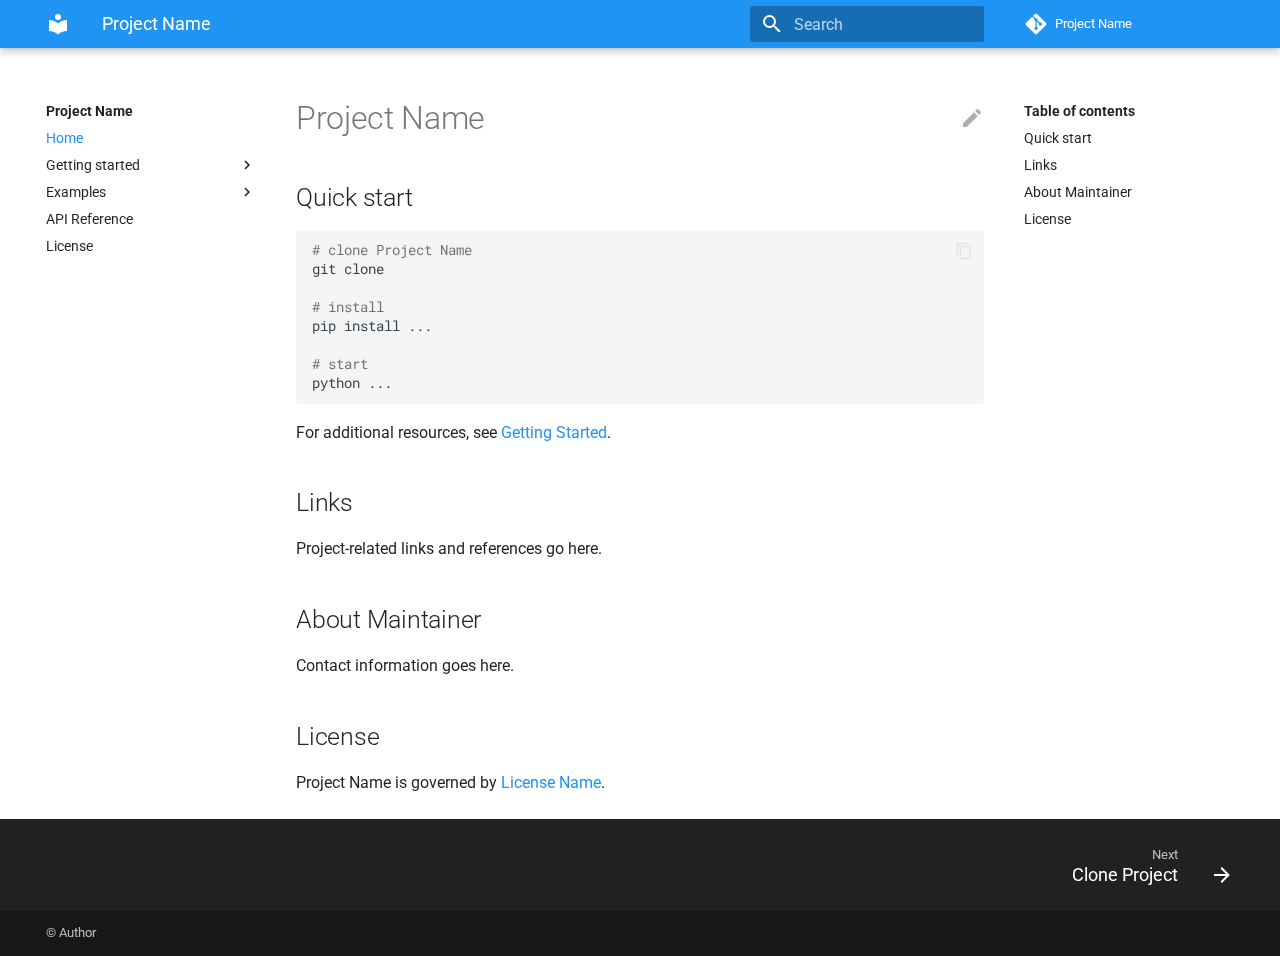
<file: docs/index.html>
<!doctype html>
<html lang="en" class="no-js">
  <head>
    
      <meta charset="utf-8">
      <meta name="viewport" content="width=device-width,initial-scale=1">
      
        <meta name="description" content="Project Name does useful things">
      
      
      
        <meta name="author" content="Author">
      
      
        <link rel="canonical" href="https://terrabits.github.io/mkdocs-material-boilerplate/">
      
      <link rel="icon" href="assets/images/favicon.png">
      <meta name="generator" content="mkdocs-1.2.3, mkdocs-material-7.3.6">
    
    
      
        <title>Project Name</title>
      
    
    
      <link rel="stylesheet" href="assets/stylesheets/main.a57b2b03.min.css">
      
        
        <link rel="stylesheet" href="assets/stylesheets/palette.3f5d1f46.min.css">
        
          
          
          <meta name="theme-color" content="#2094f3">
        
      
    
    
    
      
        
        <link rel="preconnect" href="https://fonts.gstatic.com" crossorigin>
        <link rel="stylesheet" href="https://fonts.googleapis.com/css?family=Roboto:300,400,400i,700%7CRoboto+Mono&display=fallback">
        <style>:root{--md-text-font-family:"Roboto";--md-code-font-family:"Roboto Mono"}</style>
      
    
    
      <link rel="manifest" href="manifest.json" crossorigin="use-credentials">
    
    
      <link rel="stylesheet" href="assets/css/custom.css">
    
    
      


    
    
  </head>
  
  
    
    
    
    
    
    <body dir="ltr" data-md-color-scheme="" data-md-color-primary="blue" data-md-color-accent="blue">
  
    
    <script>function __prefix(e){return new URL(".",location).pathname+"."+e}function __get(e,t=localStorage){return JSON.parse(t.getItem(__prefix(e)))}</script>
    
    <input class="md-toggle" data-md-toggle="drawer" type="checkbox" id="__drawer" autocomplete="off">
    <input class="md-toggle" data-md-toggle="search" type="checkbox" id="__search" autocomplete="off">
    <label class="md-overlay" for="__drawer"></label>
    <div data-md-component="skip">
      
        
        <a href="#project_name" class="md-skip">
          Skip to content
        </a>
      
    </div>
    <div data-md-component="announce">
      
    </div>
    
      

<header class="md-header" data-md-component="header">
  <nav class="md-header__inner md-grid" aria-label="Header">
    <a href="." title="Project Name" class="md-header__button md-logo" aria-label="Project Name" data-md-component="logo">
      
  
  <svg xmlns="http://www.w3.org/2000/svg" viewBox="0 0 24 24"><path d="M12 8a3 3 0 0 0 3-3 3 3 0 0 0-3-3 3 3 0 0 0-3 3 3 3 0 0 0 3 3m0 3.54C9.64 9.35 6.5 8 3 8v11c3.5 0 6.64 1.35 9 3.54 2.36-2.19 5.5-3.54 9-3.54V8c-3.5 0-6.64 1.35-9 3.54z"/></svg>

    </a>
    <label class="md-header__button md-icon" for="__drawer">
      <svg xmlns="http://www.w3.org/2000/svg" viewBox="0 0 24 24"><path d="M3 6h18v2H3V6m0 5h18v2H3v-2m0 5h18v2H3v-2z"/></svg>
    </label>
    <div class="md-header__title" data-md-component="header-title">
      <div class="md-header__ellipsis">
        <div class="md-header__topic">
          <span class="md-ellipsis">
            Project Name
          </span>
        </div>
        <div class="md-header__topic" data-md-component="header-topic">
          <span class="md-ellipsis">
            
              Home
            
          </span>
        </div>
      </div>
    </div>
    
    
    
      <label class="md-header__button md-icon" for="__search">
        <svg xmlns="http://www.w3.org/2000/svg" viewBox="0 0 24 24"><path d="M9.5 3A6.5 6.5 0 0 1 16 9.5c0 1.61-.59 3.09-1.56 4.23l.27.27h.79l5 5-1.5 1.5-5-5v-.79l-.27-.27A6.516 6.516 0 0 1 9.5 16 6.5 6.5 0 0 1 3 9.5 6.5 6.5 0 0 1 9.5 3m0 2C7 5 5 7 5 9.5S7 14 9.5 14 14 12 14 9.5 12 5 9.5 5z"/></svg>
      </label>
      
<div class="md-search" data-md-component="search" role="dialog">
  <label class="md-search__overlay" for="__search"></label>
  <div class="md-search__inner" role="search">
    <form class="md-search__form" name="search">
      <input type="text" class="md-search__input" name="query" aria-label="Search" placeholder="Search" autocapitalize="off" autocorrect="off" autocomplete="off" spellcheck="false" data-md-component="search-query" required>
      <label class="md-search__icon md-icon" for="__search">
        <svg xmlns="http://www.w3.org/2000/svg" viewBox="0 0 24 24"><path d="M9.5 3A6.5 6.5 0 0 1 16 9.5c0 1.61-.59 3.09-1.56 4.23l.27.27h.79l5 5-1.5 1.5-5-5v-.79l-.27-.27A6.516 6.516 0 0 1 9.5 16 6.5 6.5 0 0 1 3 9.5 6.5 6.5 0 0 1 9.5 3m0 2C7 5 5 7 5 9.5S7 14 9.5 14 14 12 14 9.5 12 5 9.5 5z"/></svg>
        <svg xmlns="http://www.w3.org/2000/svg" viewBox="0 0 24 24"><path d="M20 11v2H8l5.5 5.5-1.42 1.42L4.16 12l7.92-7.92L13.5 5.5 8 11h12z"/></svg>
      </label>
      <nav class="md-search__options" aria-label="Search">
        
        <button type="reset" class="md-search__icon md-icon" aria-label="Clear" tabindex="-1">
          <svg xmlns="http://www.w3.org/2000/svg" viewBox="0 0 24 24"><path d="M19 6.41 17.59 5 12 10.59 6.41 5 5 6.41 10.59 12 5 17.59 6.41 19 12 13.41 17.59 19 19 17.59 13.41 12 19 6.41z"/></svg>
        </button>
      </nav>
      
    </form>
    <div class="md-search__output">
      <div class="md-search__scrollwrap" data-md-scrollfix>
        <div class="md-search-result" data-md-component="search-result">
          <div class="md-search-result__meta">
            Initializing search
          </div>
          <ol class="md-search-result__list"></ol>
        </div>
      </div>
    </div>
  </div>
</div>
    
    
      <div class="md-header__source">
        
<a href="https://github.com/Terrabits/mkdocs-material-boilerplate/" title="Go to repository" class="md-source" data-md-component="source">
  <div class="md-source__icon md-icon">
    
    <svg xmlns="http://www.w3.org/2000/svg" viewBox="0 0 448 512"><path d="M439.55 236.05 244 40.45a28.87 28.87 0 0 0-40.81 0l-40.66 40.63 51.52 51.52c27.06-9.14 52.68 16.77 43.39 43.68l49.66 49.66c34.23-11.8 61.18 31 35.47 56.69-26.49 26.49-70.21-2.87-56-37.34L240.22 199v121.85c25.3 12.54 22.26 41.85 9.08 55a34.34 34.34 0 0 1-48.55 0c-17.57-17.6-11.07-46.91 11.25-56v-123c-20.8-8.51-24.6-30.74-18.64-45L142.57 101 8.45 235.14a28.86 28.86 0 0 0 0 40.81l195.61 195.6a28.86 28.86 0 0 0 40.8 0l194.69-194.69a28.86 28.86 0 0 0 0-40.81z"/></svg>
  </div>
  <div class="md-source__repository">
    Project Name
  </div>
</a>
      </div>
    
  </nav>
  
</header>
    
    <div class="md-container" data-md-component="container">
      
      
        
          
        
      
      <main class="md-main" data-md-component="main">
        <div class="md-main__inner md-grid">
          
            
              
              <div class="md-sidebar md-sidebar--primary" data-md-component="sidebar" data-md-type="navigation" >
                <div class="md-sidebar__scrollwrap">
                  <div class="md-sidebar__inner">
                    


<nav class="md-nav md-nav--primary" aria-label="Navigation" data-md-level="0">
  <label class="md-nav__title" for="__drawer">
    <a href="." title="Project Name" class="md-nav__button md-logo" aria-label="Project Name" data-md-component="logo">
      
  
  <svg xmlns="http://www.w3.org/2000/svg" viewBox="0 0 24 24"><path d="M12 8a3 3 0 0 0 3-3 3 3 0 0 0-3-3 3 3 0 0 0-3 3 3 3 0 0 0 3 3m0 3.54C9.64 9.35 6.5 8 3 8v11c3.5 0 6.64 1.35 9 3.54 2.36-2.19 5.5-3.54 9-3.54V8c-3.5 0-6.64 1.35-9 3.54z"/></svg>

    </a>
    Project Name
  </label>
  
    <div class="md-nav__source">
      
<a href="https://github.com/Terrabits/mkdocs-material-boilerplate/" title="Go to repository" class="md-source" data-md-component="source">
  <div class="md-source__icon md-icon">
    
    <svg xmlns="http://www.w3.org/2000/svg" viewBox="0 0 448 512"><path d="M439.55 236.05 244 40.45a28.87 28.87 0 0 0-40.81 0l-40.66 40.63 51.52 51.52c27.06-9.14 52.68 16.77 43.39 43.68l49.66 49.66c34.23-11.8 61.18 31 35.47 56.69-26.49 26.49-70.21-2.87-56-37.34L240.22 199v121.85c25.3 12.54 22.26 41.85 9.08 55a34.34 34.34 0 0 1-48.55 0c-17.57-17.6-11.07-46.91 11.25-56v-123c-20.8-8.51-24.6-30.74-18.64-45L142.57 101 8.45 235.14a28.86 28.86 0 0 0 0 40.81l195.61 195.6a28.86 28.86 0 0 0 40.8 0l194.69-194.69a28.86 28.86 0 0 0 0-40.81z"/></svg>
  </div>
  <div class="md-source__repository">
    Project Name
  </div>
</a>
    </div>
  
  <ul class="md-nav__list" data-md-scrollfix>
    
      
      
      

  
  
    
  
  
    <li class="md-nav__item md-nav__item--active">
      
      <input class="md-nav__toggle md-toggle" data-md-toggle="toc" type="checkbox" id="__toc">
      
      
        
      
      
        <label class="md-nav__link md-nav__link--active" for="__toc">
          Home
          <span class="md-nav__icon md-icon"></span>
        </label>
      
      <a href="." class="md-nav__link md-nav__link--active">
        Home
      </a>
      
        


<nav class="md-nav md-nav--secondary" aria-label="Table of contents">
  
  
  
    
  
  
    <label class="md-nav__title" for="__toc">
      <span class="md-nav__icon md-icon"></span>
      Table of contents
    </label>
    <ul class="md-nav__list" data-md-component="toc" data-md-scrollfix>
      
        <li class="md-nav__item">
  <a href="#quick_start" class="md-nav__link">
    Quick start
  </a>
  
</li>
      
        <li class="md-nav__item">
  <a href="#links" class="md-nav__link">
    Links
  </a>
  
</li>
      
        <li class="md-nav__item">
  <a href="#about_maintainer" class="md-nav__link">
    About Maintainer
  </a>
  
</li>
      
        <li class="md-nav__item">
  <a href="#license" class="md-nav__link">
    License
  </a>
  
</li>
      
    </ul>
  
</nav>
      
    </li>
  

    
      
      
      

  
  
  
    
    <li class="md-nav__item md-nav__item--nested">
      
      
        <input class="md-nav__toggle md-toggle" data-md-toggle="__nav_2" type="checkbox" id="__nav_2" >
      
      
      
      
        <label class="md-nav__link" for="__nav_2">
          Getting started
          <span class="md-nav__icon md-icon"></span>
        </label>
      
      <nav class="md-nav" aria-label="Getting started" data-md-level="1">
        <label class="md-nav__title" for="__nav_2">
          <span class="md-nav__icon md-icon"></span>
          Getting started
        </label>
        <ul class="md-nav__list" data-md-scrollfix>
          
            
              
  
  
  
    <li class="md-nav__item">
      <a href="getting-started/clone-project/" class="md-nav__link">
        Clone Project
      </a>
    </li>
  

            
          
            
              
  
  
  
    <li class="md-nav__item">
      <a href="getting-started/installation/" class="md-nav__link">
        Installation
      </a>
    </li>
  

            
          
            
              
  
  
  
    <li class="md-nav__item">
      <a href="getting-started/basic-usage/" class="md-nav__link">
        Basic Usage
      </a>
    </li>
  

            
          
        </ul>
      </nav>
    </li>
  

    
      
      
      

  
  
  
    
    <li class="md-nav__item md-nav__item--nested">
      
      
        <input class="md-nav__toggle md-toggle" data-md-toggle="__nav_3" type="checkbox" id="__nav_3" >
      
      
      
      
        <label class="md-nav__link" for="__nav_3">
          Examples
          <span class="md-nav__icon md-icon"></span>
        </label>
      
      <nav class="md-nav" aria-label="Examples" data-md-level="1">
        <label class="md-nav__title" for="__nav_3">
          <span class="md-nav__icon md-icon"></span>
          Examples
        </label>
        <ul class="md-nav__list" data-md-scrollfix>
          
            
              
  
  
  
    <li class="md-nav__item">
      <a href="examples/basic-example/" class="md-nav__link">
        Basic Example
      </a>
    </li>
  

            
          
            
              
  
  
  
    <li class="md-nav__item">
      <a href="examples/advanced-example/" class="md-nav__link">
        Advanced Example
      </a>
    </li>
  

            
          
        </ul>
      </nav>
    </li>
  

    
      
      
      

  
  
  
    <li class="md-nav__item">
      <a href="api-reference/" class="md-nav__link">
        API Reference
      </a>
    </li>
  

    
      
      
      

  
  
  
    <li class="md-nav__item">
      <a href="license/" class="md-nav__link">
        License
      </a>
    </li>
  

    
  </ul>
</nav>
                  </div>
                </div>
              </div>
            
            
              
              <div class="md-sidebar md-sidebar--secondary" data-md-component="sidebar" data-md-type="toc" >
                <div class="md-sidebar__scrollwrap">
                  <div class="md-sidebar__inner">
                    


<nav class="md-nav md-nav--secondary" aria-label="Table of contents">
  
  
  
    
  
  
    <label class="md-nav__title" for="__toc">
      <span class="md-nav__icon md-icon"></span>
      Table of contents
    </label>
    <ul class="md-nav__list" data-md-component="toc" data-md-scrollfix>
      
        <li class="md-nav__item">
  <a href="#quick_start" class="md-nav__link">
    Quick start
  </a>
  
</li>
      
        <li class="md-nav__item">
  <a href="#links" class="md-nav__link">
    Links
  </a>
  
</li>
      
        <li class="md-nav__item">
  <a href="#about_maintainer" class="md-nav__link">
    About Maintainer
  </a>
  
</li>
      
        <li class="md-nav__item">
  <a href="#license" class="md-nav__link">
    License
  </a>
  
</li>
      
    </ul>
  
</nav>
                  </div>
                </div>
              </div>
            
          
          <div class="md-content" data-md-component="content">
            <article class="md-content__inner md-typeset">
              
                
                  <a href="https://github.com/Terrabits/mkdocs-material-boilerplate/edit/master/docs/index.md" title="Edit this page" class="md-content__button md-icon">
                    <svg xmlns="http://www.w3.org/2000/svg" viewBox="0 0 24 24"><path d="M20.71 7.04c.39-.39.39-1.04 0-1.41l-2.34-2.34c-.37-.39-1.02-.39-1.41 0l-1.84 1.83 3.75 3.75M3 17.25V21h3.75L17.81 9.93l-3.75-3.75L3 17.25z"/></svg>
                  </a>
                
                
                <h1 id="project_name">Project Name<a class="headerlink" href="#project_name" title="Permanent link">&para;</a></h1>
<h2 id="quick_start">Quick start<a class="headerlink" href="#quick_start" title="Permanent link">&para;</a></h2>
<div class="highlight"><pre><span></span><code><span class="c1"># clone Project Name</span>
git clone

<span class="c1"># install</span>
pip install ...

<span class="c1"># start</span>
python ...
</code></pre></div>
<p>For additional resources, see <a href="getting-started/clone-project/">Getting Started</a>.</p>
<h2 id="links">Links<a class="headerlink" href="#links" title="Permanent link">&para;</a></h2>
<p>Project-related links and references go here.</p>
<h2 id="about_maintainer">About Maintainer<a class="headerlink" href="#about_maintainer" title="Permanent link">&para;</a></h2>
<p>Contact information goes here.</p>
<h2 id="license">License<a class="headerlink" href="#license" title="Permanent link">&para;</a></h2>
<p>Project Name is governed by <a href="license/">License Name</a>.</p>
                
              
              
                


              
            </article>
          </div>
        </div>
        
      </main>
      
        
<footer class="md-footer">
  
    <nav class="md-footer__inner md-grid" aria-label="Footer">
      
      
        
        <a href="getting-started/clone-project/" class="md-footer__link md-footer__link--next" aria-label="Next: Clone Project" rel="next">
          <div class="md-footer__title">
            <div class="md-ellipsis">
              <span class="md-footer__direction">
                Next
              </span>
              Clone Project
            </div>
          </div>
          <div class="md-footer__button md-icon">
            <svg xmlns="http://www.w3.org/2000/svg" viewBox="0 0 24 24"><path d="M4 11v2h12l-5.5 5.5 1.42 1.42L19.84 12l-7.92-7.92L10.5 5.5 16 11H4z"/></svg>
          </div>
        </a>
      
    </nav>
  
  <div class="md-footer-meta md-typeset">
    <div class="md-footer-meta__inner md-grid">
      <div class="md-footer-copyright">
        
          <div class="md-footer-copyright__highlight">
            &copy; Author
          </div>
        
        
        
      </div>
      
    </div>
  </div>
</footer>
      
    </div>
    <div class="md-dialog" data-md-component="dialog">
      <div class="md-dialog__inner md-typeset"></div>
    </div>
    <script id="__config" type="application/json">{"base": ".", "features": ["navigation.instant", "navigation.tracking"], "translations": {"clipboard.copy": "Copy to clipboard", "clipboard.copied": "Copied to clipboard", "search.config.lang": "en", "search.config.pipeline": "trimmer, stopWordFilter", "search.config.separator": "[\\s\\-]+", "search.placeholder": "Search", "search.result.placeholder": "Type to start searching", "search.result.none": "No matching documents", "search.result.one": "1 matching document", "search.result.other": "# matching documents", "search.result.more.one": "1 more on this page", "search.result.more.other": "# more on this page", "search.result.term.missing": "Missing", "select.version.title": "Select version"}, "search": "assets/javascripts/workers/search.fcfe8b6d.min.js", "version": null}</script>
    
    
      <script src="assets/javascripts/bundle.b1047164.min.js"></script>
      
    
  </body>
</html>
</file>
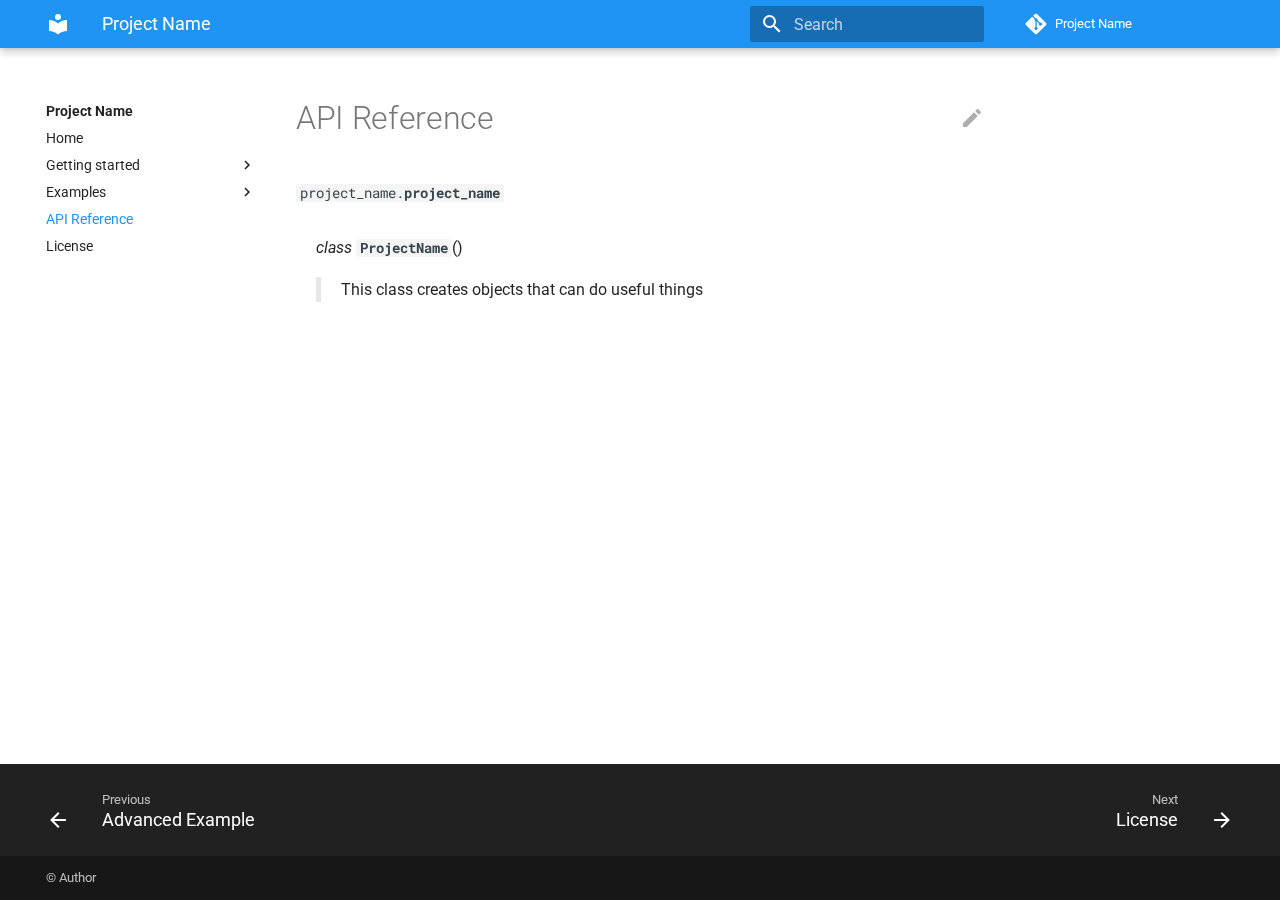
<file: docs/api-reference/index.html>
<!doctype html>
<html lang="en" class="no-js">
  <head>
    
      <meta charset="utf-8">
      <meta name="viewport" content="width=device-width,initial-scale=1">
      
        <meta name="description" content="Project Name does useful things">
      
      
      
        <meta name="author" content="Author">
      
      
        <link rel="canonical" href="https://terrabits.github.io/mkdocs-material-boilerplate/api-reference/">
      
      <link rel="icon" href="../assets/images/favicon.png">
      <meta name="generator" content="mkdocs-1.2.3, mkdocs-material-7.3.6">
    
    
      
        <title>API Reference - Project Name</title>
      
    
    
      <link rel="stylesheet" href="../assets/stylesheets/main.a57b2b03.min.css">
      
        
        <link rel="stylesheet" href="../assets/stylesheets/palette.3f5d1f46.min.css">
        
          
          
          <meta name="theme-color" content="#2094f3">
        
      
    
    
    
      
        
        <link rel="preconnect" href="https://fonts.gstatic.com" crossorigin>
        <link rel="stylesheet" href="https://fonts.googleapis.com/css?family=Roboto:300,400,400i,700%7CRoboto+Mono&display=fallback">
        <style>:root{--md-text-font-family:"Roboto";--md-code-font-family:"Roboto Mono"}</style>
      
    
    
      <link rel="manifest" href="../manifest.json" crossorigin="use-credentials">
    
    
      <link rel="stylesheet" href="../assets/css/custom.css">
    
    
      


    
    
  </head>
  
  
    
    
    
    
    
    <body dir="ltr" data-md-color-scheme="" data-md-color-primary="blue" data-md-color-accent="blue">
  
    
    <script>function __prefix(e){return new URL("..",location).pathname+"."+e}function __get(e,t=localStorage){return JSON.parse(t.getItem(__prefix(e)))}</script>
    
    <input class="md-toggle" data-md-toggle="drawer" type="checkbox" id="__drawer" autocomplete="off">
    <input class="md-toggle" data-md-toggle="search" type="checkbox" id="__search" autocomplete="off">
    <label class="md-overlay" for="__drawer"></label>
    <div data-md-component="skip">
      
        
        <a href="#api_reference" class="md-skip">
          Skip to content
        </a>
      
    </div>
    <div data-md-component="announce">
      
    </div>
    
      

<header class="md-header" data-md-component="header">
  <nav class="md-header__inner md-grid" aria-label="Header">
    <a href=".." title="Project Name" class="md-header__button md-logo" aria-label="Project Name" data-md-component="logo">
      
  
  <svg xmlns="http://www.w3.org/2000/svg" viewBox="0 0 24 24"><path d="M12 8a3 3 0 0 0 3-3 3 3 0 0 0-3-3 3 3 0 0 0-3 3 3 3 0 0 0 3 3m0 3.54C9.64 9.35 6.5 8 3 8v11c3.5 0 6.64 1.35 9 3.54 2.36-2.19 5.5-3.54 9-3.54V8c-3.5 0-6.64 1.35-9 3.54z"/></svg>

    </a>
    <label class="md-header__button md-icon" for="__drawer">
      <svg xmlns="http://www.w3.org/2000/svg" viewBox="0 0 24 24"><path d="M3 6h18v2H3V6m0 5h18v2H3v-2m0 5h18v2H3v-2z"/></svg>
    </label>
    <div class="md-header__title" data-md-component="header-title">
      <div class="md-header__ellipsis">
        <div class="md-header__topic">
          <span class="md-ellipsis">
            Project Name
          </span>
        </div>
        <div class="md-header__topic" data-md-component="header-topic">
          <span class="md-ellipsis">
            
              API Reference
            
          </span>
        </div>
      </div>
    </div>
    
    
    
      <label class="md-header__button md-icon" for="__search">
        <svg xmlns="http://www.w3.org/2000/svg" viewBox="0 0 24 24"><path d="M9.5 3A6.5 6.5 0 0 1 16 9.5c0 1.61-.59 3.09-1.56 4.23l.27.27h.79l5 5-1.5 1.5-5-5v-.79l-.27-.27A6.516 6.516 0 0 1 9.5 16 6.5 6.5 0 0 1 3 9.5 6.5 6.5 0 0 1 9.5 3m0 2C7 5 5 7 5 9.5S7 14 9.5 14 14 12 14 9.5 12 5 9.5 5z"/></svg>
      </label>
      
<div class="md-search" data-md-component="search" role="dialog">
  <label class="md-search__overlay" for="__search"></label>
  <div class="md-search__inner" role="search">
    <form class="md-search__form" name="search">
      <input type="text" class="md-search__input" name="query" aria-label="Search" placeholder="Search" autocapitalize="off" autocorrect="off" autocomplete="off" spellcheck="false" data-md-component="search-query" required>
      <label class="md-search__icon md-icon" for="__search">
        <svg xmlns="http://www.w3.org/2000/svg" viewBox="0 0 24 24"><path d="M9.5 3A6.5 6.5 0 0 1 16 9.5c0 1.61-.59 3.09-1.56 4.23l.27.27h.79l5 5-1.5 1.5-5-5v-.79l-.27-.27A6.516 6.516 0 0 1 9.5 16 6.5 6.5 0 0 1 3 9.5 6.5 6.5 0 0 1 9.5 3m0 2C7 5 5 7 5 9.5S7 14 9.5 14 14 12 14 9.5 12 5 9.5 5z"/></svg>
        <svg xmlns="http://www.w3.org/2000/svg" viewBox="0 0 24 24"><path d="M20 11v2H8l5.5 5.5-1.42 1.42L4.16 12l7.92-7.92L13.5 5.5 8 11h12z"/></svg>
      </label>
      <nav class="md-search__options" aria-label="Search">
        
        <button type="reset" class="md-search__icon md-icon" aria-label="Clear" tabindex="-1">
          <svg xmlns="http://www.w3.org/2000/svg" viewBox="0 0 24 24"><path d="M19 6.41 17.59 5 12 10.59 6.41 5 5 6.41 10.59 12 5 17.59 6.41 19 12 13.41 17.59 19 19 17.59 13.41 12 19 6.41z"/></svg>
        </button>
      </nav>
      
    </form>
    <div class="md-search__output">
      <div class="md-search__scrollwrap" data-md-scrollfix>
        <div class="md-search-result" data-md-component="search-result">
          <div class="md-search-result__meta">
            Initializing search
          </div>
          <ol class="md-search-result__list"></ol>
        </div>
      </div>
    </div>
  </div>
</div>
    
    
      <div class="md-header__source">
        
<a href="https://github.com/Terrabits/mkdocs-material-boilerplate/" title="Go to repository" class="md-source" data-md-component="source">
  <div class="md-source__icon md-icon">
    
    <svg xmlns="http://www.w3.org/2000/svg" viewBox="0 0 448 512"><path d="M439.55 236.05 244 40.45a28.87 28.87 0 0 0-40.81 0l-40.66 40.63 51.52 51.52c27.06-9.14 52.68 16.77 43.39 43.68l49.66 49.66c34.23-11.8 61.18 31 35.47 56.69-26.49 26.49-70.21-2.87-56-37.34L240.22 199v121.85c25.3 12.54 22.26 41.85 9.08 55a34.34 34.34 0 0 1-48.55 0c-17.57-17.6-11.07-46.91 11.25-56v-123c-20.8-8.51-24.6-30.74-18.64-45L142.57 101 8.45 235.14a28.86 28.86 0 0 0 0 40.81l195.61 195.6a28.86 28.86 0 0 0 40.8 0l194.69-194.69a28.86 28.86 0 0 0 0-40.81z"/></svg>
  </div>
  <div class="md-source__repository">
    Project Name
  </div>
</a>
      </div>
    
  </nav>
  
</header>
    
    <div class="md-container" data-md-component="container">
      
      
        
          
        
      
      <main class="md-main" data-md-component="main">
        <div class="md-main__inner md-grid">
          
            
              
              <div class="md-sidebar md-sidebar--primary" data-md-component="sidebar" data-md-type="navigation" >
                <div class="md-sidebar__scrollwrap">
                  <div class="md-sidebar__inner">
                    


<nav class="md-nav md-nav--primary" aria-label="Navigation" data-md-level="0">
  <label class="md-nav__title" for="__drawer">
    <a href=".." title="Project Name" class="md-nav__button md-logo" aria-label="Project Name" data-md-component="logo">
      
  
  <svg xmlns="http://www.w3.org/2000/svg" viewBox="0 0 24 24"><path d="M12 8a3 3 0 0 0 3-3 3 3 0 0 0-3-3 3 3 0 0 0-3 3 3 3 0 0 0 3 3m0 3.54C9.64 9.35 6.5 8 3 8v11c3.5 0 6.64 1.35 9 3.54 2.36-2.19 5.5-3.54 9-3.54V8c-3.5 0-6.64 1.35-9 3.54z"/></svg>

    </a>
    Project Name
  </label>
  
    <div class="md-nav__source">
      
<a href="https://github.com/Terrabits/mkdocs-material-boilerplate/" title="Go to repository" class="md-source" data-md-component="source">
  <div class="md-source__icon md-icon">
    
    <svg xmlns="http://www.w3.org/2000/svg" viewBox="0 0 448 512"><path d="M439.55 236.05 244 40.45a28.87 28.87 0 0 0-40.81 0l-40.66 40.63 51.52 51.52c27.06-9.14 52.68 16.77 43.39 43.68l49.66 49.66c34.23-11.8 61.18 31 35.47 56.69-26.49 26.49-70.21-2.87-56-37.34L240.22 199v121.85c25.3 12.54 22.26 41.85 9.08 55a34.34 34.34 0 0 1-48.55 0c-17.57-17.6-11.07-46.91 11.25-56v-123c-20.8-8.51-24.6-30.74-18.64-45L142.57 101 8.45 235.14a28.86 28.86 0 0 0 0 40.81l195.61 195.6a28.86 28.86 0 0 0 40.8 0l194.69-194.69a28.86 28.86 0 0 0 0-40.81z"/></svg>
  </div>
  <div class="md-source__repository">
    Project Name
  </div>
</a>
    </div>
  
  <ul class="md-nav__list" data-md-scrollfix>
    
      
      
      

  
  
  
    <li class="md-nav__item">
      <a href=".." class="md-nav__link">
        Home
      </a>
    </li>
  

    
      
      
      

  
  
  
    
    <li class="md-nav__item md-nav__item--nested">
      
      
        <input class="md-nav__toggle md-toggle" data-md-toggle="__nav_2" type="checkbox" id="__nav_2" >
      
      
      
      
        <label class="md-nav__link" for="__nav_2">
          Getting started
          <span class="md-nav__icon md-icon"></span>
        </label>
      
      <nav class="md-nav" aria-label="Getting started" data-md-level="1">
        <label class="md-nav__title" for="__nav_2">
          <span class="md-nav__icon md-icon"></span>
          Getting started
        </label>
        <ul class="md-nav__list" data-md-scrollfix>
          
            
              
  
  
  
    <li class="md-nav__item">
      <a href="../getting-started/clone-project/" class="md-nav__link">
        Clone Project
      </a>
    </li>
  

            
          
            
              
  
  
  
    <li class="md-nav__item">
      <a href="../getting-started/installation/" class="md-nav__link">
        Installation
      </a>
    </li>
  

            
          
            
              
  
  
  
    <li class="md-nav__item">
      <a href="../getting-started/basic-usage/" class="md-nav__link">
        Basic Usage
      </a>
    </li>
  

            
          
        </ul>
      </nav>
    </li>
  

    
      
      
      

  
  
  
    
    <li class="md-nav__item md-nav__item--nested">
      
      
        <input class="md-nav__toggle md-toggle" data-md-toggle="__nav_3" type="checkbox" id="__nav_3" >
      
      
      
      
        <label class="md-nav__link" for="__nav_3">
          Examples
          <span class="md-nav__icon md-icon"></span>
        </label>
      
      <nav class="md-nav" aria-label="Examples" data-md-level="1">
        <label class="md-nav__title" for="__nav_3">
          <span class="md-nav__icon md-icon"></span>
          Examples
        </label>
        <ul class="md-nav__list" data-md-scrollfix>
          
            
              
  
  
  
    <li class="md-nav__item">
      <a href="../examples/basic-example/" class="md-nav__link">
        Basic Example
      </a>
    </li>
  

            
          
            
              
  
  
  
    <li class="md-nav__item">
      <a href="../examples/advanced-example/" class="md-nav__link">
        Advanced Example
      </a>
    </li>
  

            
          
        </ul>
      </nav>
    </li>
  

    
      
      
      

  
  
    
  
  
    <li class="md-nav__item md-nav__item--active">
      
      <input class="md-nav__toggle md-toggle" data-md-toggle="toc" type="checkbox" id="__toc">
      
      
        
      
      
      <a href="./" class="md-nav__link md-nav__link--active">
        API Reference
      </a>
      
    </li>
  

    
      
      
      

  
  
  
    <li class="md-nav__item">
      <a href="../license/" class="md-nav__link">
        License
      </a>
    </li>
  

    
  </ul>
</nav>
                  </div>
                </div>
              </div>
            
            
              
              <div class="md-sidebar md-sidebar--secondary" data-md-component="sidebar" data-md-type="toc" >
                <div class="md-sidebar__scrollwrap">
                  <div class="md-sidebar__inner">
                    


<nav class="md-nav md-nav--secondary" aria-label="Table of contents">
  
  
  
    
  
  
</nav>
                  </div>
                </div>
              </div>
            
          
          <div class="md-content" data-md-component="content">
            <article class="md-content__inner md-typeset">
              
                
                  <a href="https://github.com/Terrabits/mkdocs-material-boilerplate/edit/master/docs/api-reference.md" title="Edit this page" class="md-content__button md-icon">
                    <svg xmlns="http://www.w3.org/2000/svg" viewBox="0 0 24 24"><path d="M20.71 7.04c.39-.39.39-1.04 0-1.41l-2.34-2.34c-.37-.39-1.02-.39-1.41 0l-1.84 1.83 3.75 3.75M3 17.25V21h3.75L17.81 9.93l-3.75-3.75L3 17.25z"/></svg>
                  </a>
                
                
                <h1 id="api_reference">API Reference<a class="headerlink" href="#api_reference" title="Permanent link">&para;</a></h1>
<div class="autodoc">
<div class="autodoc-signature"><code>project_name.<strong>project_name</strong></code></div>
<div class="autodoc-docstring"></div>
<div class="autodoc-members">
<div class="autodoc-signature"><em>class </em><code><strong>ProjectName</strong></code><span class="autodoc-punctuation">(</span><span class="autodoc-punctuation">)</span></div>
<div class="autodoc-docstring"><p>This class creates objects that can do useful things</p></div>
</div>
</div>
                
              
              
                


              
            </article>
          </div>
        </div>
        
      </main>
      
        
<footer class="md-footer">
  
    <nav class="md-footer__inner md-grid" aria-label="Footer">
      
        
        <a href="../examples/advanced-example/" class="md-footer__link md-footer__link--prev" aria-label="Previous: Advanced Example" rel="prev">
          <div class="md-footer__button md-icon">
            <svg xmlns="http://www.w3.org/2000/svg" viewBox="0 0 24 24"><path d="M20 11v2H8l5.5 5.5-1.42 1.42L4.16 12l7.92-7.92L13.5 5.5 8 11h12z"/></svg>
          </div>
          <div class="md-footer__title">
            <div class="md-ellipsis">
              <span class="md-footer__direction">
                Previous
              </span>
              Advanced Example
            </div>
          </div>
        </a>
      
      
        
        <a href="../license/" class="md-footer__link md-footer__link--next" aria-label="Next: License" rel="next">
          <div class="md-footer__title">
            <div class="md-ellipsis">
              <span class="md-footer__direction">
                Next
              </span>
              License
            </div>
          </div>
          <div class="md-footer__button md-icon">
            <svg xmlns="http://www.w3.org/2000/svg" viewBox="0 0 24 24"><path d="M4 11v2h12l-5.5 5.5 1.42 1.42L19.84 12l-7.92-7.92L10.5 5.5 16 11H4z"/></svg>
          </div>
        </a>
      
    </nav>
  
  <div class="md-footer-meta md-typeset">
    <div class="md-footer-meta__inner md-grid">
      <div class="md-footer-copyright">
        
          <div class="md-footer-copyright__highlight">
            &copy; Author
          </div>
        
        
        
      </div>
      
    </div>
  </div>
</footer>
      
    </div>
    <div class="md-dialog" data-md-component="dialog">
      <div class="md-dialog__inner md-typeset"></div>
    </div>
    <script id="__config" type="application/json">{"base": "..", "features": ["navigation.instant", "navigation.tracking"], "translations": {"clipboard.copy": "Copy to clipboard", "clipboard.copied": "Copied to clipboard", "search.config.lang": "en", "search.config.pipeline": "trimmer, stopWordFilter", "search.config.separator": "[\\s\\-]+", "search.placeholder": "Search", "search.result.placeholder": "Type to start searching", "search.result.none": "No matching documents", "search.result.one": "1 matching document", "search.result.other": "# matching documents", "search.result.more.one": "1 more on this page", "search.result.more.other": "# more on this page", "search.result.term.missing": "Missing", "select.version.title": "Select version"}, "search": "../assets/javascripts/workers/search.fcfe8b6d.min.js", "version": null}</script>
    
    
      <script src="../assets/javascripts/bundle.b1047164.min.js"></script>
      
    
  </body>
</html>
</file>
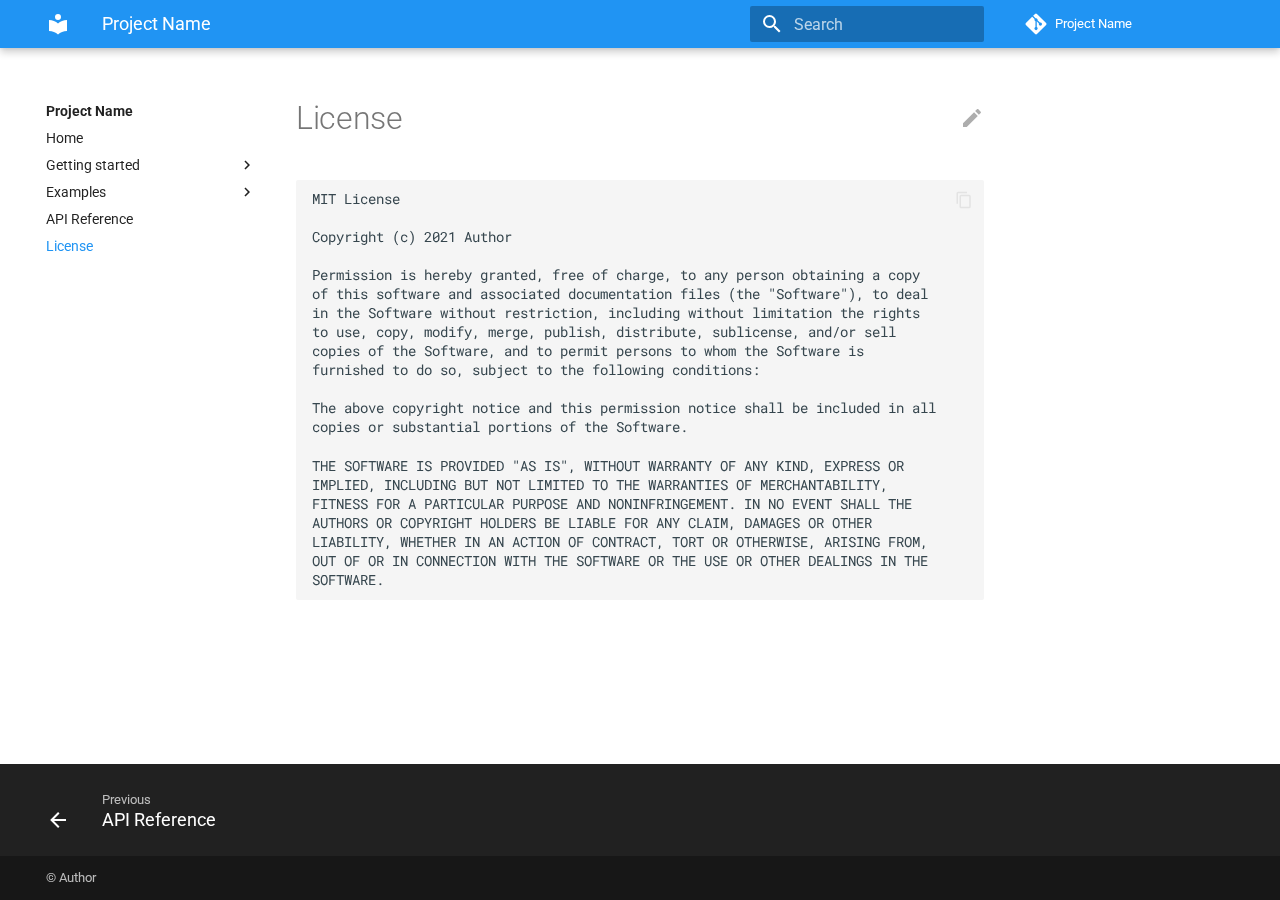
<file: docs/license/index.html>
<!doctype html>
<html lang="en" class="no-js">
  <head>
    
      <meta charset="utf-8">
      <meta name="viewport" content="width=device-width,initial-scale=1">
      
        <meta name="description" content="Project Name does useful things">
      
      
      
        <meta name="author" content="Author">
      
      
        <link rel="canonical" href="https://terrabits.github.io/mkdocs-material-boilerplate/license/">
      
      <link rel="icon" href="../assets/images/favicon.png">
      <meta name="generator" content="mkdocs-1.2.3, mkdocs-material-7.3.6">
    
    
      
        <title>License - Project Name</title>
      
    
    
      <link rel="stylesheet" href="../assets/stylesheets/main.a57b2b03.min.css">
      
        
        <link rel="stylesheet" href="../assets/stylesheets/palette.3f5d1f46.min.css">
        
          
          
          <meta name="theme-color" content="#2094f3">
        
      
    
    
    
      
        
        <link rel="preconnect" href="https://fonts.gstatic.com" crossorigin>
        <link rel="stylesheet" href="https://fonts.googleapis.com/css?family=Roboto:300,400,400i,700%7CRoboto+Mono&display=fallback">
        <style>:root{--md-text-font-family:"Roboto";--md-code-font-family:"Roboto Mono"}</style>
      
    
    
      <link rel="manifest" href="../manifest.json" crossorigin="use-credentials">
    
    
      <link rel="stylesheet" href="../assets/css/custom.css">
    
    
      


    
    
  </head>
  
  
    
    
    
    
    
    <body dir="ltr" data-md-color-scheme="" data-md-color-primary="blue" data-md-color-accent="blue">
  
    
    <script>function __prefix(e){return new URL("..",location).pathname+"."+e}function __get(e,t=localStorage){return JSON.parse(t.getItem(__prefix(e)))}</script>
    
    <input class="md-toggle" data-md-toggle="drawer" type="checkbox" id="__drawer" autocomplete="off">
    <input class="md-toggle" data-md-toggle="search" type="checkbox" id="__search" autocomplete="off">
    <label class="md-overlay" for="__drawer"></label>
    <div data-md-component="skip">
      
        
        <a href="#license" class="md-skip">
          Skip to content
        </a>
      
    </div>
    <div data-md-component="announce">
      
    </div>
    
      

<header class="md-header" data-md-component="header">
  <nav class="md-header__inner md-grid" aria-label="Header">
    <a href=".." title="Project Name" class="md-header__button md-logo" aria-label="Project Name" data-md-component="logo">
      
  
  <svg xmlns="http://www.w3.org/2000/svg" viewBox="0 0 24 24"><path d="M12 8a3 3 0 0 0 3-3 3 3 0 0 0-3-3 3 3 0 0 0-3 3 3 3 0 0 0 3 3m0 3.54C9.64 9.35 6.5 8 3 8v11c3.5 0 6.64 1.35 9 3.54 2.36-2.19 5.5-3.54 9-3.54V8c-3.5 0-6.64 1.35-9 3.54z"/></svg>

    </a>
    <label class="md-header__button md-icon" for="__drawer">
      <svg xmlns="http://www.w3.org/2000/svg" viewBox="0 0 24 24"><path d="M3 6h18v2H3V6m0 5h18v2H3v-2m0 5h18v2H3v-2z"/></svg>
    </label>
    <div class="md-header__title" data-md-component="header-title">
      <div class="md-header__ellipsis">
        <div class="md-header__topic">
          <span class="md-ellipsis">
            Project Name
          </span>
        </div>
        <div class="md-header__topic" data-md-component="header-topic">
          <span class="md-ellipsis">
            
              License
            
          </span>
        </div>
      </div>
    </div>
    
    
    
      <label class="md-header__button md-icon" for="__search">
        <svg xmlns="http://www.w3.org/2000/svg" viewBox="0 0 24 24"><path d="M9.5 3A6.5 6.5 0 0 1 16 9.5c0 1.61-.59 3.09-1.56 4.23l.27.27h.79l5 5-1.5 1.5-5-5v-.79l-.27-.27A6.516 6.516 0 0 1 9.5 16 6.5 6.5 0 0 1 3 9.5 6.5 6.5 0 0 1 9.5 3m0 2C7 5 5 7 5 9.5S7 14 9.5 14 14 12 14 9.5 12 5 9.5 5z"/></svg>
      </label>
      
<div class="md-search" data-md-component="search" role="dialog">
  <label class="md-search__overlay" for="__search"></label>
  <div class="md-search__inner" role="search">
    <form class="md-search__form" name="search">
      <input type="text" class="md-search__input" name="query" aria-label="Search" placeholder="Search" autocapitalize="off" autocorrect="off" autocomplete="off" spellcheck="false" data-md-component="search-query" required>
      <label class="md-search__icon md-icon" for="__search">
        <svg xmlns="http://www.w3.org/2000/svg" viewBox="0 0 24 24"><path d="M9.5 3A6.5 6.5 0 0 1 16 9.5c0 1.61-.59 3.09-1.56 4.23l.27.27h.79l5 5-1.5 1.5-5-5v-.79l-.27-.27A6.516 6.516 0 0 1 9.5 16 6.5 6.5 0 0 1 3 9.5 6.5 6.5 0 0 1 9.5 3m0 2C7 5 5 7 5 9.5S7 14 9.5 14 14 12 14 9.5 12 5 9.5 5z"/></svg>
        <svg xmlns="http://www.w3.org/2000/svg" viewBox="0 0 24 24"><path d="M20 11v2H8l5.5 5.5-1.42 1.42L4.16 12l7.92-7.92L13.5 5.5 8 11h12z"/></svg>
      </label>
      <nav class="md-search__options" aria-label="Search">
        
        <button type="reset" class="md-search__icon md-icon" aria-label="Clear" tabindex="-1">
          <svg xmlns="http://www.w3.org/2000/svg" viewBox="0 0 24 24"><path d="M19 6.41 17.59 5 12 10.59 6.41 5 5 6.41 10.59 12 5 17.59 6.41 19 12 13.41 17.59 19 19 17.59 13.41 12 19 6.41z"/></svg>
        </button>
      </nav>
      
    </form>
    <div class="md-search__output">
      <div class="md-search__scrollwrap" data-md-scrollfix>
        <div class="md-search-result" data-md-component="search-result">
          <div class="md-search-result__meta">
            Initializing search
          </div>
          <ol class="md-search-result__list"></ol>
        </div>
      </div>
    </div>
  </div>
</div>
    
    
      <div class="md-header__source">
        
<a href="https://github.com/Terrabits/mkdocs-material-boilerplate/" title="Go to repository" class="md-source" data-md-component="source">
  <div class="md-source__icon md-icon">
    
    <svg xmlns="http://www.w3.org/2000/svg" viewBox="0 0 448 512"><path d="M439.55 236.05 244 40.45a28.87 28.87 0 0 0-40.81 0l-40.66 40.63 51.52 51.52c27.06-9.14 52.68 16.77 43.39 43.68l49.66 49.66c34.23-11.8 61.18 31 35.47 56.69-26.49 26.49-70.21-2.87-56-37.34L240.22 199v121.85c25.3 12.54 22.26 41.85 9.08 55a34.34 34.34 0 0 1-48.55 0c-17.57-17.6-11.07-46.91 11.25-56v-123c-20.8-8.51-24.6-30.74-18.64-45L142.57 101 8.45 235.14a28.86 28.86 0 0 0 0 40.81l195.61 195.6a28.86 28.86 0 0 0 40.8 0l194.69-194.69a28.86 28.86 0 0 0 0-40.81z"/></svg>
  </div>
  <div class="md-source__repository">
    Project Name
  </div>
</a>
      </div>
    
  </nav>
  
</header>
    
    <div class="md-container" data-md-component="container">
      
      
        
          
        
      
      <main class="md-main" data-md-component="main">
        <div class="md-main__inner md-grid">
          
            
              
              <div class="md-sidebar md-sidebar--primary" data-md-component="sidebar" data-md-type="navigation" >
                <div class="md-sidebar__scrollwrap">
                  <div class="md-sidebar__inner">
                    


<nav class="md-nav md-nav--primary" aria-label="Navigation" data-md-level="0">
  <label class="md-nav__title" for="__drawer">
    <a href=".." title="Project Name" class="md-nav__button md-logo" aria-label="Project Name" data-md-component="logo">
      
  
  <svg xmlns="http://www.w3.org/2000/svg" viewBox="0 0 24 24"><path d="M12 8a3 3 0 0 0 3-3 3 3 0 0 0-3-3 3 3 0 0 0-3 3 3 3 0 0 0 3 3m0 3.54C9.64 9.35 6.5 8 3 8v11c3.5 0 6.64 1.35 9 3.54 2.36-2.19 5.5-3.54 9-3.54V8c-3.5 0-6.64 1.35-9 3.54z"/></svg>

    </a>
    Project Name
  </label>
  
    <div class="md-nav__source">
      
<a href="https://github.com/Terrabits/mkdocs-material-boilerplate/" title="Go to repository" class="md-source" data-md-component="source">
  <div class="md-source__icon md-icon">
    
    <svg xmlns="http://www.w3.org/2000/svg" viewBox="0 0 448 512"><path d="M439.55 236.05 244 40.45a28.87 28.87 0 0 0-40.81 0l-40.66 40.63 51.52 51.52c27.06-9.14 52.68 16.77 43.39 43.68l49.66 49.66c34.23-11.8 61.18 31 35.47 56.69-26.49 26.49-70.21-2.87-56-37.34L240.22 199v121.85c25.3 12.54 22.26 41.85 9.08 55a34.34 34.34 0 0 1-48.55 0c-17.57-17.6-11.07-46.91 11.25-56v-123c-20.8-8.51-24.6-30.74-18.64-45L142.57 101 8.45 235.14a28.86 28.86 0 0 0 0 40.81l195.61 195.6a28.86 28.86 0 0 0 40.8 0l194.69-194.69a28.86 28.86 0 0 0 0-40.81z"/></svg>
  </div>
  <div class="md-source__repository">
    Project Name
  </div>
</a>
    </div>
  
  <ul class="md-nav__list" data-md-scrollfix>
    
      
      
      

  
  
  
    <li class="md-nav__item">
      <a href=".." class="md-nav__link">
        Home
      </a>
    </li>
  

    
      
      
      

  
  
  
    
    <li class="md-nav__item md-nav__item--nested">
      
      
        <input class="md-nav__toggle md-toggle" data-md-toggle="__nav_2" type="checkbox" id="__nav_2" >
      
      
      
      
        <label class="md-nav__link" for="__nav_2">
          Getting started
          <span class="md-nav__icon md-icon"></span>
        </label>
      
      <nav class="md-nav" aria-label="Getting started" data-md-level="1">
        <label class="md-nav__title" for="__nav_2">
          <span class="md-nav__icon md-icon"></span>
          Getting started
        </label>
        <ul class="md-nav__list" data-md-scrollfix>
          
            
              
  
  
  
    <li class="md-nav__item">
      <a href="../getting-started/clone-project/" class="md-nav__link">
        Clone Project
      </a>
    </li>
  

            
          
            
              
  
  
  
    <li class="md-nav__item">
      <a href="../getting-started/installation/" class="md-nav__link">
        Installation
      </a>
    </li>
  

            
          
            
              
  
  
  
    <li class="md-nav__item">
      <a href="../getting-started/basic-usage/" class="md-nav__link">
        Basic Usage
      </a>
    </li>
  

            
          
        </ul>
      </nav>
    </li>
  

    
      
      
      

  
  
  
    
    <li class="md-nav__item md-nav__item--nested">
      
      
        <input class="md-nav__toggle md-toggle" data-md-toggle="__nav_3" type="checkbox" id="__nav_3" >
      
      
      
      
        <label class="md-nav__link" for="__nav_3">
          Examples
          <span class="md-nav__icon md-icon"></span>
        </label>
      
      <nav class="md-nav" aria-label="Examples" data-md-level="1">
        <label class="md-nav__title" for="__nav_3">
          <span class="md-nav__icon md-icon"></span>
          Examples
        </label>
        <ul class="md-nav__list" data-md-scrollfix>
          
            
              
  
  
  
    <li class="md-nav__item">
      <a href="../examples/basic-example/" class="md-nav__link">
        Basic Example
      </a>
    </li>
  

            
          
            
              
  
  
  
    <li class="md-nav__item">
      <a href="../examples/advanced-example/" class="md-nav__link">
        Advanced Example
      </a>
    </li>
  

            
          
        </ul>
      </nav>
    </li>
  

    
      
      
      

  
  
  
    <li class="md-nav__item">
      <a href="../api-reference/" class="md-nav__link">
        API Reference
      </a>
    </li>
  

    
      
      
      

  
  
    
  
  
    <li class="md-nav__item md-nav__item--active">
      
      <input class="md-nav__toggle md-toggle" data-md-toggle="toc" type="checkbox" id="__toc">
      
      
        
      
      
      <a href="./" class="md-nav__link md-nav__link--active">
        License
      </a>
      
    </li>
  

    
  </ul>
</nav>
                  </div>
                </div>
              </div>
            
            
              
              <div class="md-sidebar md-sidebar--secondary" data-md-component="sidebar" data-md-type="toc" >
                <div class="md-sidebar__scrollwrap">
                  <div class="md-sidebar__inner">
                    


<nav class="md-nav md-nav--secondary" aria-label="Table of contents">
  
  
  
    
  
  
</nav>
                  </div>
                </div>
              </div>
            
          
          <div class="md-content" data-md-component="content">
            <article class="md-content__inner md-typeset">
              
                
                  <a href="https://github.com/Terrabits/mkdocs-material-boilerplate/edit/master/docs/license.md" title="Edit this page" class="md-content__button md-icon">
                    <svg xmlns="http://www.w3.org/2000/svg" viewBox="0 0 24 24"><path d="M20.71 7.04c.39-.39.39-1.04 0-1.41l-2.34-2.34c-.37-.39-1.02-.39-1.41 0l-1.84 1.83 3.75 3.75M3 17.25V21h3.75L17.81 9.93l-3.75-3.75L3 17.25z"/></svg>
                  </a>
                
                
                <h1 id="license">License<a class="headerlink" href="#license" title="Permanent link">&para;</a></h1>
<div class="highlight"><pre><span></span><code>MIT License

Copyright (c) 2021 Author

Permission is hereby granted, free of charge, to any person obtaining a copy
of this software and associated documentation files (the &quot;Software&quot;), to deal
in the Software without restriction, including without limitation the rights
to use, copy, modify, merge, publish, distribute, sublicense, and/or sell
copies of the Software, and to permit persons to whom the Software is
furnished to do so, subject to the following conditions:

The above copyright notice and this permission notice shall be included in all
copies or substantial portions of the Software.

THE SOFTWARE IS PROVIDED &quot;AS IS&quot;, WITHOUT WARRANTY OF ANY KIND, EXPRESS OR
IMPLIED, INCLUDING BUT NOT LIMITED TO THE WARRANTIES OF MERCHANTABILITY,
FITNESS FOR A PARTICULAR PURPOSE AND NONINFRINGEMENT. IN NO EVENT SHALL THE
AUTHORS OR COPYRIGHT HOLDERS BE LIABLE FOR ANY CLAIM, DAMAGES OR OTHER
LIABILITY, WHETHER IN AN ACTION OF CONTRACT, TORT OR OTHERWISE, ARISING FROM,
OUT OF OR IN CONNECTION WITH THE SOFTWARE OR THE USE OR OTHER DEALINGS IN THE
SOFTWARE.
</code></pre></div>
                
              
              
                


              
            </article>
          </div>
        </div>
        
      </main>
      
        
<footer class="md-footer">
  
    <nav class="md-footer__inner md-grid" aria-label="Footer">
      
        
        <a href="../api-reference/" class="md-footer__link md-footer__link--prev" aria-label="Previous: API Reference" rel="prev">
          <div class="md-footer__button md-icon">
            <svg xmlns="http://www.w3.org/2000/svg" viewBox="0 0 24 24"><path d="M20 11v2H8l5.5 5.5-1.42 1.42L4.16 12l7.92-7.92L13.5 5.5 8 11h12z"/></svg>
          </div>
          <div class="md-footer__title">
            <div class="md-ellipsis">
              <span class="md-footer__direction">
                Previous
              </span>
              API Reference
            </div>
          </div>
        </a>
      
      
    </nav>
  
  <div class="md-footer-meta md-typeset">
    <div class="md-footer-meta__inner md-grid">
      <div class="md-footer-copyright">
        
          <div class="md-footer-copyright__highlight">
            &copy; Author
          </div>
        
        
        
      </div>
      
    </div>
  </div>
</footer>
      
    </div>
    <div class="md-dialog" data-md-component="dialog">
      <div class="md-dialog__inner md-typeset"></div>
    </div>
    <script id="__config" type="application/json">{"base": "..", "features": ["navigation.instant", "navigation.tracking"], "translations": {"clipboard.copy": "Copy to clipboard", "clipboard.copied": "Copied to clipboard", "search.config.lang": "en", "search.config.pipeline": "trimmer, stopWordFilter", "search.config.separator": "[\\s\\-]+", "search.placeholder": "Search", "search.result.placeholder": "Type to start searching", "search.result.none": "No matching documents", "search.result.one": "1 matching document", "search.result.other": "# matching documents", "search.result.more.one": "1 more on this page", "search.result.more.other": "# more on this page", "search.result.term.missing": "Missing", "select.version.title": "Select version"}, "search": "../assets/javascripts/workers/search.fcfe8b6d.min.js", "version": null}</script>
    
    
      <script src="../assets/javascripts/bundle.b1047164.min.js"></script>
      
    
  </body>
</html>
</file>
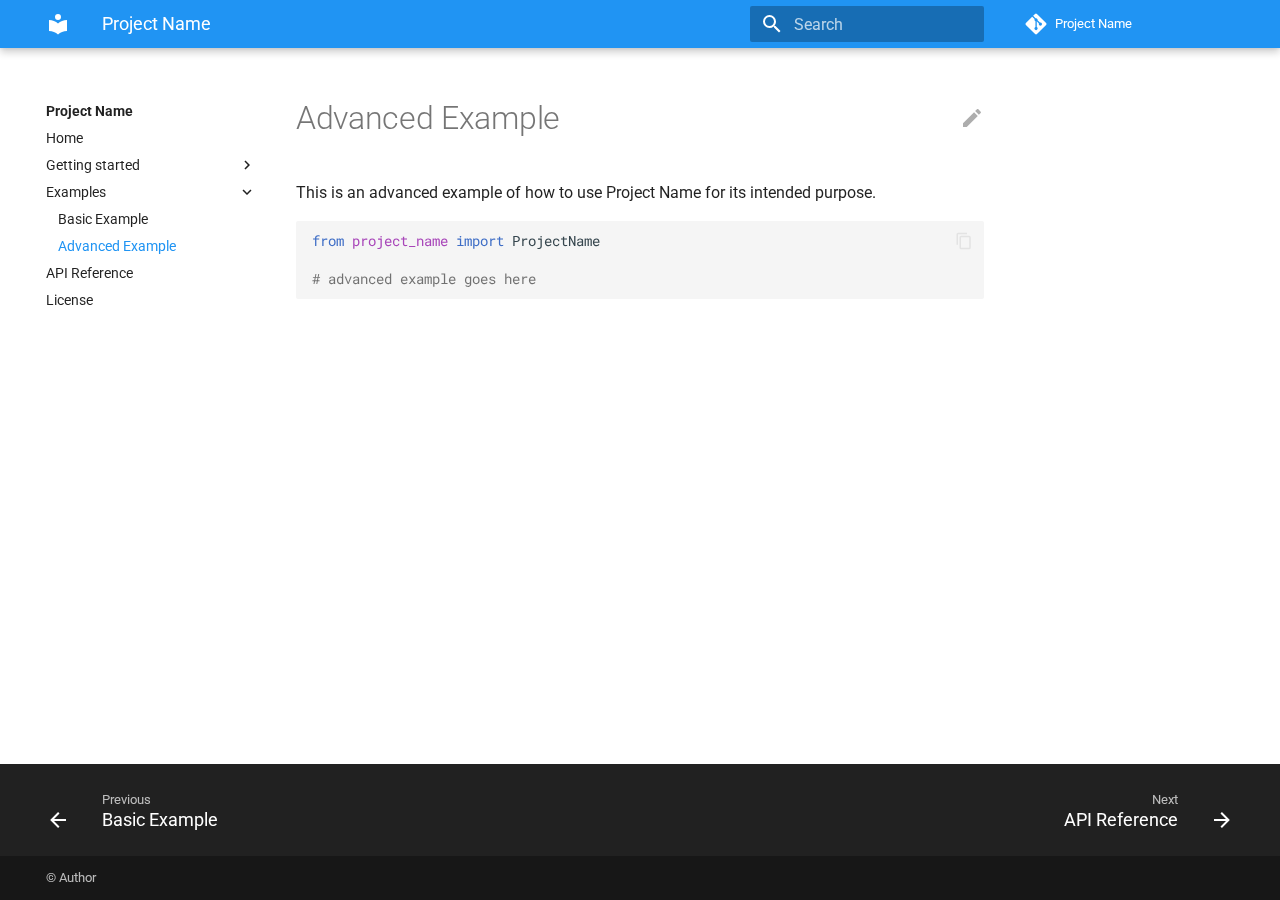
<file: docs/examples/advanced-example/index.html>
<!doctype html>
<html lang="en" class="no-js">
  <head>
    
      <meta charset="utf-8">
      <meta name="viewport" content="width=device-width,initial-scale=1">
      
        <meta name="description" content="Project Name does useful things">
      
      
      
        <meta name="author" content="Author">
      
      
        <link rel="canonical" href="https://terrabits.github.io/mkdocs-material-boilerplate/examples/advanced-example/">
      
      <link rel="icon" href="../../assets/images/favicon.png">
      <meta name="generator" content="mkdocs-1.2.3, mkdocs-material-7.3.6">
    
    
      
        <title>Advanced Example - Project Name</title>
      
    
    
      <link rel="stylesheet" href="../../assets/stylesheets/main.a57b2b03.min.css">
      
        
        <link rel="stylesheet" href="../../assets/stylesheets/palette.3f5d1f46.min.css">
        
          
          
          <meta name="theme-color" content="#2094f3">
        
      
    
    
    
      
        
        <link rel="preconnect" href="https://fonts.gstatic.com" crossorigin>
        <link rel="stylesheet" href="https://fonts.googleapis.com/css?family=Roboto:300,400,400i,700%7CRoboto+Mono&display=fallback">
        <style>:root{--md-text-font-family:"Roboto";--md-code-font-family:"Roboto Mono"}</style>
      
    
    
      <link rel="manifest" href="../../manifest.json" crossorigin="use-credentials">
    
    
      <link rel="stylesheet" href="../../assets/css/custom.css">
    
    
      


    
    
  </head>
  
  
    
    
    
    
    
    <body dir="ltr" data-md-color-scheme="" data-md-color-primary="blue" data-md-color-accent="blue">
  
    
    <script>function __prefix(e){return new URL("../..",location).pathname+"."+e}function __get(e,t=localStorage){return JSON.parse(t.getItem(__prefix(e)))}</script>
    
    <input class="md-toggle" data-md-toggle="drawer" type="checkbox" id="__drawer" autocomplete="off">
    <input class="md-toggle" data-md-toggle="search" type="checkbox" id="__search" autocomplete="off">
    <label class="md-overlay" for="__drawer"></label>
    <div data-md-component="skip">
      
        
        <a href="#advanced_example" class="md-skip">
          Skip to content
        </a>
      
    </div>
    <div data-md-component="announce">
      
    </div>
    
      

<header class="md-header" data-md-component="header">
  <nav class="md-header__inner md-grid" aria-label="Header">
    <a href="../.." title="Project Name" class="md-header__button md-logo" aria-label="Project Name" data-md-component="logo">
      
  
  <svg xmlns="http://www.w3.org/2000/svg" viewBox="0 0 24 24"><path d="M12 8a3 3 0 0 0 3-3 3 3 0 0 0-3-3 3 3 0 0 0-3 3 3 3 0 0 0 3 3m0 3.54C9.64 9.35 6.5 8 3 8v11c3.5 0 6.64 1.35 9 3.54 2.36-2.19 5.5-3.54 9-3.54V8c-3.5 0-6.64 1.35-9 3.54z"/></svg>

    </a>
    <label class="md-header__button md-icon" for="__drawer">
      <svg xmlns="http://www.w3.org/2000/svg" viewBox="0 0 24 24"><path d="M3 6h18v2H3V6m0 5h18v2H3v-2m0 5h18v2H3v-2z"/></svg>
    </label>
    <div class="md-header__title" data-md-component="header-title">
      <div class="md-header__ellipsis">
        <div class="md-header__topic">
          <span class="md-ellipsis">
            Project Name
          </span>
        </div>
        <div class="md-header__topic" data-md-component="header-topic">
          <span class="md-ellipsis">
            
              Advanced Example
            
          </span>
        </div>
      </div>
    </div>
    
    
    
      <label class="md-header__button md-icon" for="__search">
        <svg xmlns="http://www.w3.org/2000/svg" viewBox="0 0 24 24"><path d="M9.5 3A6.5 6.5 0 0 1 16 9.5c0 1.61-.59 3.09-1.56 4.23l.27.27h.79l5 5-1.5 1.5-5-5v-.79l-.27-.27A6.516 6.516 0 0 1 9.5 16 6.5 6.5 0 0 1 3 9.5 6.5 6.5 0 0 1 9.5 3m0 2C7 5 5 7 5 9.5S7 14 9.5 14 14 12 14 9.5 12 5 9.5 5z"/></svg>
      </label>
      
<div class="md-search" data-md-component="search" role="dialog">
  <label class="md-search__overlay" for="__search"></label>
  <div class="md-search__inner" role="search">
    <form class="md-search__form" name="search">
      <input type="text" class="md-search__input" name="query" aria-label="Search" placeholder="Search" autocapitalize="off" autocorrect="off" autocomplete="off" spellcheck="false" data-md-component="search-query" required>
      <label class="md-search__icon md-icon" for="__search">
        <svg xmlns="http://www.w3.org/2000/svg" viewBox="0 0 24 24"><path d="M9.5 3A6.5 6.5 0 0 1 16 9.5c0 1.61-.59 3.09-1.56 4.23l.27.27h.79l5 5-1.5 1.5-5-5v-.79l-.27-.27A6.516 6.516 0 0 1 9.5 16 6.5 6.5 0 0 1 3 9.5 6.5 6.5 0 0 1 9.5 3m0 2C7 5 5 7 5 9.5S7 14 9.5 14 14 12 14 9.5 12 5 9.5 5z"/></svg>
        <svg xmlns="http://www.w3.org/2000/svg" viewBox="0 0 24 24"><path d="M20 11v2H8l5.5 5.5-1.42 1.42L4.16 12l7.92-7.92L13.5 5.5 8 11h12z"/></svg>
      </label>
      <nav class="md-search__options" aria-label="Search">
        
        <button type="reset" class="md-search__icon md-icon" aria-label="Clear" tabindex="-1">
          <svg xmlns="http://www.w3.org/2000/svg" viewBox="0 0 24 24"><path d="M19 6.41 17.59 5 12 10.59 6.41 5 5 6.41 10.59 12 5 17.59 6.41 19 12 13.41 17.59 19 19 17.59 13.41 12 19 6.41z"/></svg>
        </button>
      </nav>
      
    </form>
    <div class="md-search__output">
      <div class="md-search__scrollwrap" data-md-scrollfix>
        <div class="md-search-result" data-md-component="search-result">
          <div class="md-search-result__meta">
            Initializing search
          </div>
          <ol class="md-search-result__list"></ol>
        </div>
      </div>
    </div>
  </div>
</div>
    
    
      <div class="md-header__source">
        
<a href="https://github.com/Terrabits/mkdocs-material-boilerplate/" title="Go to repository" class="md-source" data-md-component="source">
  <div class="md-source__icon md-icon">
    
    <svg xmlns="http://www.w3.org/2000/svg" viewBox="0 0 448 512"><path d="M439.55 236.05 244 40.45a28.87 28.87 0 0 0-40.81 0l-40.66 40.63 51.52 51.52c27.06-9.14 52.68 16.77 43.39 43.68l49.66 49.66c34.23-11.8 61.18 31 35.47 56.69-26.49 26.49-70.21-2.87-56-37.34L240.22 199v121.85c25.3 12.54 22.26 41.85 9.08 55a34.34 34.34 0 0 1-48.55 0c-17.57-17.6-11.07-46.91 11.25-56v-123c-20.8-8.51-24.6-30.74-18.64-45L142.57 101 8.45 235.14a28.86 28.86 0 0 0 0 40.81l195.61 195.6a28.86 28.86 0 0 0 40.8 0l194.69-194.69a28.86 28.86 0 0 0 0-40.81z"/></svg>
  </div>
  <div class="md-source__repository">
    Project Name
  </div>
</a>
      </div>
    
  </nav>
  
</header>
    
    <div class="md-container" data-md-component="container">
      
      
        
          
        
      
      <main class="md-main" data-md-component="main">
        <div class="md-main__inner md-grid">
          
            
              
              <div class="md-sidebar md-sidebar--primary" data-md-component="sidebar" data-md-type="navigation" >
                <div class="md-sidebar__scrollwrap">
                  <div class="md-sidebar__inner">
                    


<nav class="md-nav md-nav--primary" aria-label="Navigation" data-md-level="0">
  <label class="md-nav__title" for="__drawer">
    <a href="../.." title="Project Name" class="md-nav__button md-logo" aria-label="Project Name" data-md-component="logo">
      
  
  <svg xmlns="http://www.w3.org/2000/svg" viewBox="0 0 24 24"><path d="M12 8a3 3 0 0 0 3-3 3 3 0 0 0-3-3 3 3 0 0 0-3 3 3 3 0 0 0 3 3m0 3.54C9.64 9.35 6.5 8 3 8v11c3.5 0 6.64 1.35 9 3.54 2.36-2.19 5.5-3.54 9-3.54V8c-3.5 0-6.64 1.35-9 3.54z"/></svg>

    </a>
    Project Name
  </label>
  
    <div class="md-nav__source">
      
<a href="https://github.com/Terrabits/mkdocs-material-boilerplate/" title="Go to repository" class="md-source" data-md-component="source">
  <div class="md-source__icon md-icon">
    
    <svg xmlns="http://www.w3.org/2000/svg" viewBox="0 0 448 512"><path d="M439.55 236.05 244 40.45a28.87 28.87 0 0 0-40.81 0l-40.66 40.63 51.52 51.52c27.06-9.14 52.68 16.77 43.39 43.68l49.66 49.66c34.23-11.8 61.18 31 35.47 56.69-26.49 26.49-70.21-2.87-56-37.34L240.22 199v121.85c25.3 12.54 22.26 41.85 9.08 55a34.34 34.34 0 0 1-48.55 0c-17.57-17.6-11.07-46.91 11.25-56v-123c-20.8-8.51-24.6-30.74-18.64-45L142.57 101 8.45 235.14a28.86 28.86 0 0 0 0 40.81l195.61 195.6a28.86 28.86 0 0 0 40.8 0l194.69-194.69a28.86 28.86 0 0 0 0-40.81z"/></svg>
  </div>
  <div class="md-source__repository">
    Project Name
  </div>
</a>
    </div>
  
  <ul class="md-nav__list" data-md-scrollfix>
    
      
      
      

  
  
  
    <li class="md-nav__item">
      <a href="../.." class="md-nav__link">
        Home
      </a>
    </li>
  

    
      
      
      

  
  
  
    
    <li class="md-nav__item md-nav__item--nested">
      
      
        <input class="md-nav__toggle md-toggle" data-md-toggle="__nav_2" type="checkbox" id="__nav_2" >
      
      
      
      
        <label class="md-nav__link" for="__nav_2">
          Getting started
          <span class="md-nav__icon md-icon"></span>
        </label>
      
      <nav class="md-nav" aria-label="Getting started" data-md-level="1">
        <label class="md-nav__title" for="__nav_2">
          <span class="md-nav__icon md-icon"></span>
          Getting started
        </label>
        <ul class="md-nav__list" data-md-scrollfix>
          
            
              
  
  
  
    <li class="md-nav__item">
      <a href="../../getting-started/clone-project/" class="md-nav__link">
        Clone Project
      </a>
    </li>
  

            
          
            
              
  
  
  
    <li class="md-nav__item">
      <a href="../../getting-started/installation/" class="md-nav__link">
        Installation
      </a>
    </li>
  

            
          
            
              
  
  
  
    <li class="md-nav__item">
      <a href="../../getting-started/basic-usage/" class="md-nav__link">
        Basic Usage
      </a>
    </li>
  

            
          
        </ul>
      </nav>
    </li>
  

    
      
      
      

  
  
    
  
  
    
    <li class="md-nav__item md-nav__item--active md-nav__item--nested">
      
      
        <input class="md-nav__toggle md-toggle" data-md-toggle="__nav_3" type="checkbox" id="__nav_3" checked>
      
      
      
      
        <label class="md-nav__link" for="__nav_3">
          Examples
          <span class="md-nav__icon md-icon"></span>
        </label>
      
      <nav class="md-nav" aria-label="Examples" data-md-level="1">
        <label class="md-nav__title" for="__nav_3">
          <span class="md-nav__icon md-icon"></span>
          Examples
        </label>
        <ul class="md-nav__list" data-md-scrollfix>
          
            
              
  
  
  
    <li class="md-nav__item">
      <a href="../basic-example/" class="md-nav__link">
        Basic Example
      </a>
    </li>
  

            
          
            
              
  
  
    
  
  
    <li class="md-nav__item md-nav__item--active">
      
      <input class="md-nav__toggle md-toggle" data-md-toggle="toc" type="checkbox" id="__toc">
      
      
        
      
      
      <a href="./" class="md-nav__link md-nav__link--active">
        Advanced Example
      </a>
      
    </li>
  

            
          
        </ul>
      </nav>
    </li>
  

    
      
      
      

  
  
  
    <li class="md-nav__item">
      <a href="../../api-reference/" class="md-nav__link">
        API Reference
      </a>
    </li>
  

    
      
      
      

  
  
  
    <li class="md-nav__item">
      <a href="../../license/" class="md-nav__link">
        License
      </a>
    </li>
  

    
  </ul>
</nav>
                  </div>
                </div>
              </div>
            
            
              
              <div class="md-sidebar md-sidebar--secondary" data-md-component="sidebar" data-md-type="toc" >
                <div class="md-sidebar__scrollwrap">
                  <div class="md-sidebar__inner">
                    


<nav class="md-nav md-nav--secondary" aria-label="Table of contents">
  
  
  
    
  
  
</nav>
                  </div>
                </div>
              </div>
            
          
          <div class="md-content" data-md-component="content">
            <article class="md-content__inner md-typeset">
              
                
                  <a href="https://github.com/Terrabits/mkdocs-material-boilerplate/edit/master/docs/examples/advanced-example.md" title="Edit this page" class="md-content__button md-icon">
                    <svg xmlns="http://www.w3.org/2000/svg" viewBox="0 0 24 24"><path d="M20.71 7.04c.39-.39.39-1.04 0-1.41l-2.34-2.34c-.37-.39-1.02-.39-1.41 0l-1.84 1.83 3.75 3.75M3 17.25V21h3.75L17.81 9.93l-3.75-3.75L3 17.25z"/></svg>
                  </a>
                
                
                <h1 id="advanced_example">Advanced Example<a class="headerlink" href="#advanced_example" title="Permanent link">&para;</a></h1>
<p>This is an advanced example of how to use Project Name for its intended purpose.</p>
<div class="highlight"><pre><span></span><code><span class="kn">from</span> <span class="nn">project_name</span> <span class="kn">import</span> <span class="n">ProjectName</span>

<span class="c1"># advanced example goes here</span>
</code></pre></div>
                
              
              
                


              
            </article>
          </div>
        </div>
        
      </main>
      
        
<footer class="md-footer">
  
    <nav class="md-footer__inner md-grid" aria-label="Footer">
      
        
        <a href="../basic-example/" class="md-footer__link md-footer__link--prev" aria-label="Previous: Basic Example" rel="prev">
          <div class="md-footer__button md-icon">
            <svg xmlns="http://www.w3.org/2000/svg" viewBox="0 0 24 24"><path d="M20 11v2H8l5.5 5.5-1.42 1.42L4.16 12l7.92-7.92L13.5 5.5 8 11h12z"/></svg>
          </div>
          <div class="md-footer__title">
            <div class="md-ellipsis">
              <span class="md-footer__direction">
                Previous
              </span>
              Basic Example
            </div>
          </div>
        </a>
      
      
        
        <a href="../../api-reference/" class="md-footer__link md-footer__link--next" aria-label="Next: API Reference" rel="next">
          <div class="md-footer__title">
            <div class="md-ellipsis">
              <span class="md-footer__direction">
                Next
              </span>
              API Reference
            </div>
          </div>
          <div class="md-footer__button md-icon">
            <svg xmlns="http://www.w3.org/2000/svg" viewBox="0 0 24 24"><path d="M4 11v2h12l-5.5 5.5 1.42 1.42L19.84 12l-7.92-7.92L10.5 5.5 16 11H4z"/></svg>
          </div>
        </a>
      
    </nav>
  
  <div class="md-footer-meta md-typeset">
    <div class="md-footer-meta__inner md-grid">
      <div class="md-footer-copyright">
        
          <div class="md-footer-copyright__highlight">
            &copy; Author
          </div>
        
        
        
      </div>
      
    </div>
  </div>
</footer>
      
    </div>
    <div class="md-dialog" data-md-component="dialog">
      <div class="md-dialog__inner md-typeset"></div>
    </div>
    <script id="__config" type="application/json">{"base": "../..", "features": ["navigation.instant", "navigation.tracking"], "translations": {"clipboard.copy": "Copy to clipboard", "clipboard.copied": "Copied to clipboard", "search.config.lang": "en", "search.config.pipeline": "trimmer, stopWordFilter", "search.config.separator": "[\\s\\-]+", "search.placeholder": "Search", "search.result.placeholder": "Type to start searching", "search.result.none": "No matching documents", "search.result.one": "1 matching document", "search.result.other": "# matching documents", "search.result.more.one": "1 more on this page", "search.result.more.other": "# more on this page", "search.result.term.missing": "Missing", "select.version.title": "Select version"}, "search": "../../assets/javascripts/workers/search.fcfe8b6d.min.js", "version": null}</script>
    
    
      <script src="../../assets/javascripts/bundle.b1047164.min.js"></script>
      
    
  </body>
</html>
</file>
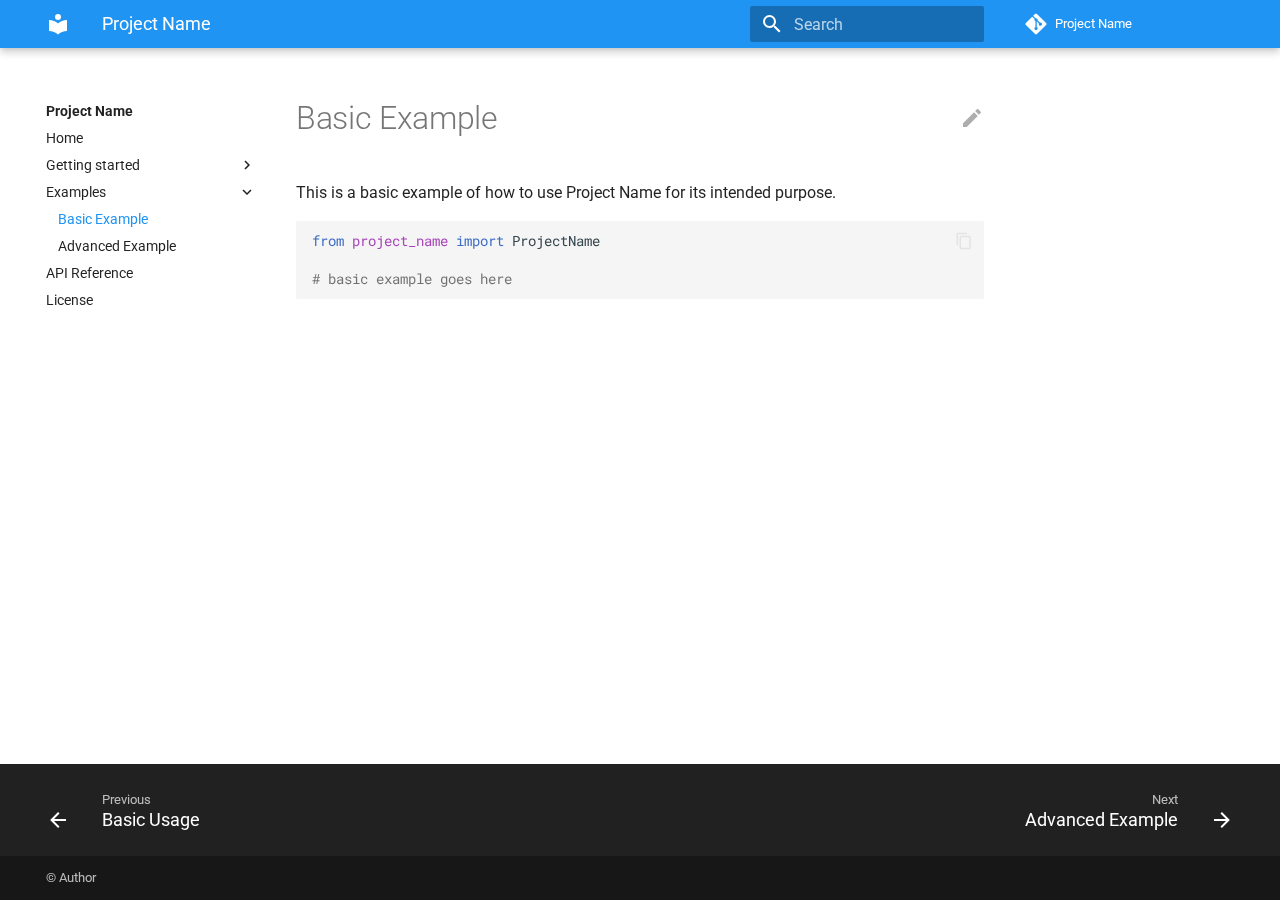
<file: docs/examples/basic-example/index.html>
<!doctype html>
<html lang="en" class="no-js">
  <head>
    
      <meta charset="utf-8">
      <meta name="viewport" content="width=device-width,initial-scale=1">
      
        <meta name="description" content="Project Name does useful things">
      
      
      
        <meta name="author" content="Author">
      
      
        <link rel="canonical" href="https://terrabits.github.io/mkdocs-material-boilerplate/examples/basic-example/">
      
      <link rel="icon" href="../../assets/images/favicon.png">
      <meta name="generator" content="mkdocs-1.2.3, mkdocs-material-7.3.6">
    
    
      
        <title>Basic Example - Project Name</title>
      
    
    
      <link rel="stylesheet" href="../../assets/stylesheets/main.a57b2b03.min.css">
      
        
        <link rel="stylesheet" href="../../assets/stylesheets/palette.3f5d1f46.min.css">
        
          
          
          <meta name="theme-color" content="#2094f3">
        
      
    
    
    
      
        
        <link rel="preconnect" href="https://fonts.gstatic.com" crossorigin>
        <link rel="stylesheet" href="https://fonts.googleapis.com/css?family=Roboto:300,400,400i,700%7CRoboto+Mono&display=fallback">
        <style>:root{--md-text-font-family:"Roboto";--md-code-font-family:"Roboto Mono"}</style>
      
    
    
      <link rel="manifest" href="../../manifest.json" crossorigin="use-credentials">
    
    
      <link rel="stylesheet" href="../../assets/css/custom.css">
    
    
      


    
    
  </head>
  
  
    
    
    
    
    
    <body dir="ltr" data-md-color-scheme="" data-md-color-primary="blue" data-md-color-accent="blue">
  
    
    <script>function __prefix(e){return new URL("../..",location).pathname+"."+e}function __get(e,t=localStorage){return JSON.parse(t.getItem(__prefix(e)))}</script>
    
    <input class="md-toggle" data-md-toggle="drawer" type="checkbox" id="__drawer" autocomplete="off">
    <input class="md-toggle" data-md-toggle="search" type="checkbox" id="__search" autocomplete="off">
    <label class="md-overlay" for="__drawer"></label>
    <div data-md-component="skip">
      
        
        <a href="#basic_example" class="md-skip">
          Skip to content
        </a>
      
    </div>
    <div data-md-component="announce">
      
    </div>
    
      

<header class="md-header" data-md-component="header">
  <nav class="md-header__inner md-grid" aria-label="Header">
    <a href="../.." title="Project Name" class="md-header__button md-logo" aria-label="Project Name" data-md-component="logo">
      
  
  <svg xmlns="http://www.w3.org/2000/svg" viewBox="0 0 24 24"><path d="M12 8a3 3 0 0 0 3-3 3 3 0 0 0-3-3 3 3 0 0 0-3 3 3 3 0 0 0 3 3m0 3.54C9.64 9.35 6.5 8 3 8v11c3.5 0 6.64 1.35 9 3.54 2.36-2.19 5.5-3.54 9-3.54V8c-3.5 0-6.64 1.35-9 3.54z"/></svg>

    </a>
    <label class="md-header__button md-icon" for="__drawer">
      <svg xmlns="http://www.w3.org/2000/svg" viewBox="0 0 24 24"><path d="M3 6h18v2H3V6m0 5h18v2H3v-2m0 5h18v2H3v-2z"/></svg>
    </label>
    <div class="md-header__title" data-md-component="header-title">
      <div class="md-header__ellipsis">
        <div class="md-header__topic">
          <span class="md-ellipsis">
            Project Name
          </span>
        </div>
        <div class="md-header__topic" data-md-component="header-topic">
          <span class="md-ellipsis">
            
              Basic Example
            
          </span>
        </div>
      </div>
    </div>
    
    
    
      <label class="md-header__button md-icon" for="__search">
        <svg xmlns="http://www.w3.org/2000/svg" viewBox="0 0 24 24"><path d="M9.5 3A6.5 6.5 0 0 1 16 9.5c0 1.61-.59 3.09-1.56 4.23l.27.27h.79l5 5-1.5 1.5-5-5v-.79l-.27-.27A6.516 6.516 0 0 1 9.5 16 6.5 6.5 0 0 1 3 9.5 6.5 6.5 0 0 1 9.5 3m0 2C7 5 5 7 5 9.5S7 14 9.5 14 14 12 14 9.5 12 5 9.5 5z"/></svg>
      </label>
      
<div class="md-search" data-md-component="search" role="dialog">
  <label class="md-search__overlay" for="__search"></label>
  <div class="md-search__inner" role="search">
    <form class="md-search__form" name="search">
      <input type="text" class="md-search__input" name="query" aria-label="Search" placeholder="Search" autocapitalize="off" autocorrect="off" autocomplete="off" spellcheck="false" data-md-component="search-query" required>
      <label class="md-search__icon md-icon" for="__search">
        <svg xmlns="http://www.w3.org/2000/svg" viewBox="0 0 24 24"><path d="M9.5 3A6.5 6.5 0 0 1 16 9.5c0 1.61-.59 3.09-1.56 4.23l.27.27h.79l5 5-1.5 1.5-5-5v-.79l-.27-.27A6.516 6.516 0 0 1 9.5 16 6.5 6.5 0 0 1 3 9.5 6.5 6.5 0 0 1 9.5 3m0 2C7 5 5 7 5 9.5S7 14 9.5 14 14 12 14 9.5 12 5 9.5 5z"/></svg>
        <svg xmlns="http://www.w3.org/2000/svg" viewBox="0 0 24 24"><path d="M20 11v2H8l5.5 5.5-1.42 1.42L4.16 12l7.92-7.92L13.5 5.5 8 11h12z"/></svg>
      </label>
      <nav class="md-search__options" aria-label="Search">
        
        <button type="reset" class="md-search__icon md-icon" aria-label="Clear" tabindex="-1">
          <svg xmlns="http://www.w3.org/2000/svg" viewBox="0 0 24 24"><path d="M19 6.41 17.59 5 12 10.59 6.41 5 5 6.41 10.59 12 5 17.59 6.41 19 12 13.41 17.59 19 19 17.59 13.41 12 19 6.41z"/></svg>
        </button>
      </nav>
      
    </form>
    <div class="md-search__output">
      <div class="md-search__scrollwrap" data-md-scrollfix>
        <div class="md-search-result" data-md-component="search-result">
          <div class="md-search-result__meta">
            Initializing search
          </div>
          <ol class="md-search-result__list"></ol>
        </div>
      </div>
    </div>
  </div>
</div>
    
    
      <div class="md-header__source">
        
<a href="https://github.com/Terrabits/mkdocs-material-boilerplate/" title="Go to repository" class="md-source" data-md-component="source">
  <div class="md-source__icon md-icon">
    
    <svg xmlns="http://www.w3.org/2000/svg" viewBox="0 0 448 512"><path d="M439.55 236.05 244 40.45a28.87 28.87 0 0 0-40.81 0l-40.66 40.63 51.52 51.52c27.06-9.14 52.68 16.77 43.39 43.68l49.66 49.66c34.23-11.8 61.18 31 35.47 56.69-26.49 26.49-70.21-2.87-56-37.34L240.22 199v121.85c25.3 12.54 22.26 41.85 9.08 55a34.34 34.34 0 0 1-48.55 0c-17.57-17.6-11.07-46.91 11.25-56v-123c-20.8-8.51-24.6-30.74-18.64-45L142.57 101 8.45 235.14a28.86 28.86 0 0 0 0 40.81l195.61 195.6a28.86 28.86 0 0 0 40.8 0l194.69-194.69a28.86 28.86 0 0 0 0-40.81z"/></svg>
  </div>
  <div class="md-source__repository">
    Project Name
  </div>
</a>
      </div>
    
  </nav>
  
</header>
    
    <div class="md-container" data-md-component="container">
      
      
        
          
        
      
      <main class="md-main" data-md-component="main">
        <div class="md-main__inner md-grid">
          
            
              
              <div class="md-sidebar md-sidebar--primary" data-md-component="sidebar" data-md-type="navigation" >
                <div class="md-sidebar__scrollwrap">
                  <div class="md-sidebar__inner">
                    


<nav class="md-nav md-nav--primary" aria-label="Navigation" data-md-level="0">
  <label class="md-nav__title" for="__drawer">
    <a href="../.." title="Project Name" class="md-nav__button md-logo" aria-label="Project Name" data-md-component="logo">
      
  
  <svg xmlns="http://www.w3.org/2000/svg" viewBox="0 0 24 24"><path d="M12 8a3 3 0 0 0 3-3 3 3 0 0 0-3-3 3 3 0 0 0-3 3 3 3 0 0 0 3 3m0 3.54C9.64 9.35 6.5 8 3 8v11c3.5 0 6.64 1.35 9 3.54 2.36-2.19 5.5-3.54 9-3.54V8c-3.5 0-6.64 1.35-9 3.54z"/></svg>

    </a>
    Project Name
  </label>
  
    <div class="md-nav__source">
      
<a href="https://github.com/Terrabits/mkdocs-material-boilerplate/" title="Go to repository" class="md-source" data-md-component="source">
  <div class="md-source__icon md-icon">
    
    <svg xmlns="http://www.w3.org/2000/svg" viewBox="0 0 448 512"><path d="M439.55 236.05 244 40.45a28.87 28.87 0 0 0-40.81 0l-40.66 40.63 51.52 51.52c27.06-9.14 52.68 16.77 43.39 43.68l49.66 49.66c34.23-11.8 61.18 31 35.47 56.69-26.49 26.49-70.21-2.87-56-37.34L240.22 199v121.85c25.3 12.54 22.26 41.85 9.08 55a34.34 34.34 0 0 1-48.55 0c-17.57-17.6-11.07-46.91 11.25-56v-123c-20.8-8.51-24.6-30.74-18.64-45L142.57 101 8.45 235.14a28.86 28.86 0 0 0 0 40.81l195.61 195.6a28.86 28.86 0 0 0 40.8 0l194.69-194.69a28.86 28.86 0 0 0 0-40.81z"/></svg>
  </div>
  <div class="md-source__repository">
    Project Name
  </div>
</a>
    </div>
  
  <ul class="md-nav__list" data-md-scrollfix>
    
      
      
      

  
  
  
    <li class="md-nav__item">
      <a href="../.." class="md-nav__link">
        Home
      </a>
    </li>
  

    
      
      
      

  
  
  
    
    <li class="md-nav__item md-nav__item--nested">
      
      
        <input class="md-nav__toggle md-toggle" data-md-toggle="__nav_2" type="checkbox" id="__nav_2" >
      
      
      
      
        <label class="md-nav__link" for="__nav_2">
          Getting started
          <span class="md-nav__icon md-icon"></span>
        </label>
      
      <nav class="md-nav" aria-label="Getting started" data-md-level="1">
        <label class="md-nav__title" for="__nav_2">
          <span class="md-nav__icon md-icon"></span>
          Getting started
        </label>
        <ul class="md-nav__list" data-md-scrollfix>
          
            
              
  
  
  
    <li class="md-nav__item">
      <a href="../../getting-started/clone-project/" class="md-nav__link">
        Clone Project
      </a>
    </li>
  

            
          
            
              
  
  
  
    <li class="md-nav__item">
      <a href="../../getting-started/installation/" class="md-nav__link">
        Installation
      </a>
    </li>
  

            
          
            
              
  
  
  
    <li class="md-nav__item">
      <a href="../../getting-started/basic-usage/" class="md-nav__link">
        Basic Usage
      </a>
    </li>
  

            
          
        </ul>
      </nav>
    </li>
  

    
      
      
      

  
  
    
  
  
    
    <li class="md-nav__item md-nav__item--active md-nav__item--nested">
      
      
        <input class="md-nav__toggle md-toggle" data-md-toggle="__nav_3" type="checkbox" id="__nav_3" checked>
      
      
      
      
        <label class="md-nav__link" for="__nav_3">
          Examples
          <span class="md-nav__icon md-icon"></span>
        </label>
      
      <nav class="md-nav" aria-label="Examples" data-md-level="1">
        <label class="md-nav__title" for="__nav_3">
          <span class="md-nav__icon md-icon"></span>
          Examples
        </label>
        <ul class="md-nav__list" data-md-scrollfix>
          
            
              
  
  
    
  
  
    <li class="md-nav__item md-nav__item--active">
      
      <input class="md-nav__toggle md-toggle" data-md-toggle="toc" type="checkbox" id="__toc">
      
      
        
      
      
      <a href="./" class="md-nav__link md-nav__link--active">
        Basic Example
      </a>
      
    </li>
  

            
          
            
              
  
  
  
    <li class="md-nav__item">
      <a href="../advanced-example/" class="md-nav__link">
        Advanced Example
      </a>
    </li>
  

            
          
        </ul>
      </nav>
    </li>
  

    
      
      
      

  
  
  
    <li class="md-nav__item">
      <a href="../../api-reference/" class="md-nav__link">
        API Reference
      </a>
    </li>
  

    
      
      
      

  
  
  
    <li class="md-nav__item">
      <a href="../../license/" class="md-nav__link">
        License
      </a>
    </li>
  

    
  </ul>
</nav>
                  </div>
                </div>
              </div>
            
            
              
              <div class="md-sidebar md-sidebar--secondary" data-md-component="sidebar" data-md-type="toc" >
                <div class="md-sidebar__scrollwrap">
                  <div class="md-sidebar__inner">
                    


<nav class="md-nav md-nav--secondary" aria-label="Table of contents">
  
  
  
    
  
  
</nav>
                  </div>
                </div>
              </div>
            
          
          <div class="md-content" data-md-component="content">
            <article class="md-content__inner md-typeset">
              
                
                  <a href="https://github.com/Terrabits/mkdocs-material-boilerplate/edit/master/docs/examples/basic-example.md" title="Edit this page" class="md-content__button md-icon">
                    <svg xmlns="http://www.w3.org/2000/svg" viewBox="0 0 24 24"><path d="M20.71 7.04c.39-.39.39-1.04 0-1.41l-2.34-2.34c-.37-.39-1.02-.39-1.41 0l-1.84 1.83 3.75 3.75M3 17.25V21h3.75L17.81 9.93l-3.75-3.75L3 17.25z"/></svg>
                  </a>
                
                
                <h1 id="basic_example">Basic Example<a class="headerlink" href="#basic_example" title="Permanent link">&para;</a></h1>
<p>This is a basic example of how to use Project Name for its intended purpose.</p>
<div class="highlight"><pre><span></span><code><span class="kn">from</span> <span class="nn">project_name</span> <span class="kn">import</span> <span class="n">ProjectName</span>

<span class="c1"># basic example goes here</span>
</code></pre></div>
                
              
              
                


              
            </article>
          </div>
        </div>
        
      </main>
      
        
<footer class="md-footer">
  
    <nav class="md-footer__inner md-grid" aria-label="Footer">
      
        
        <a href="../../getting-started/basic-usage/" class="md-footer__link md-footer__link--prev" aria-label="Previous: Basic Usage" rel="prev">
          <div class="md-footer__button md-icon">
            <svg xmlns="http://www.w3.org/2000/svg" viewBox="0 0 24 24"><path d="M20 11v2H8l5.5 5.5-1.42 1.42L4.16 12l7.92-7.92L13.5 5.5 8 11h12z"/></svg>
          </div>
          <div class="md-footer__title">
            <div class="md-ellipsis">
              <span class="md-footer__direction">
                Previous
              </span>
              Basic Usage
            </div>
          </div>
        </a>
      
      
        
        <a href="../advanced-example/" class="md-footer__link md-footer__link--next" aria-label="Next: Advanced Example" rel="next">
          <div class="md-footer__title">
            <div class="md-ellipsis">
              <span class="md-footer__direction">
                Next
              </span>
              Advanced Example
            </div>
          </div>
          <div class="md-footer__button md-icon">
            <svg xmlns="http://www.w3.org/2000/svg" viewBox="0 0 24 24"><path d="M4 11v2h12l-5.5 5.5 1.42 1.42L19.84 12l-7.92-7.92L10.5 5.5 16 11H4z"/></svg>
          </div>
        </a>
      
    </nav>
  
  <div class="md-footer-meta md-typeset">
    <div class="md-footer-meta__inner md-grid">
      <div class="md-footer-copyright">
        
          <div class="md-footer-copyright__highlight">
            &copy; Author
          </div>
        
        
        
      </div>
      
    </div>
  </div>
</footer>
      
    </div>
    <div class="md-dialog" data-md-component="dialog">
      <div class="md-dialog__inner md-typeset"></div>
    </div>
    <script id="__config" type="application/json">{"base": "../..", "features": ["navigation.instant", "navigation.tracking"], "translations": {"clipboard.copy": "Copy to clipboard", "clipboard.copied": "Copied to clipboard", "search.config.lang": "en", "search.config.pipeline": "trimmer, stopWordFilter", "search.config.separator": "[\\s\\-]+", "search.placeholder": "Search", "search.result.placeholder": "Type to start searching", "search.result.none": "No matching documents", "search.result.one": "1 matching document", "search.result.other": "# matching documents", "search.result.more.one": "1 more on this page", "search.result.more.other": "# more on this page", "search.result.term.missing": "Missing", "select.version.title": "Select version"}, "search": "../../assets/javascripts/workers/search.fcfe8b6d.min.js", "version": null}</script>
    
    
      <script src="../../assets/javascripts/bundle.b1047164.min.js"></script>
      
    
  </body>
</html>
</file>
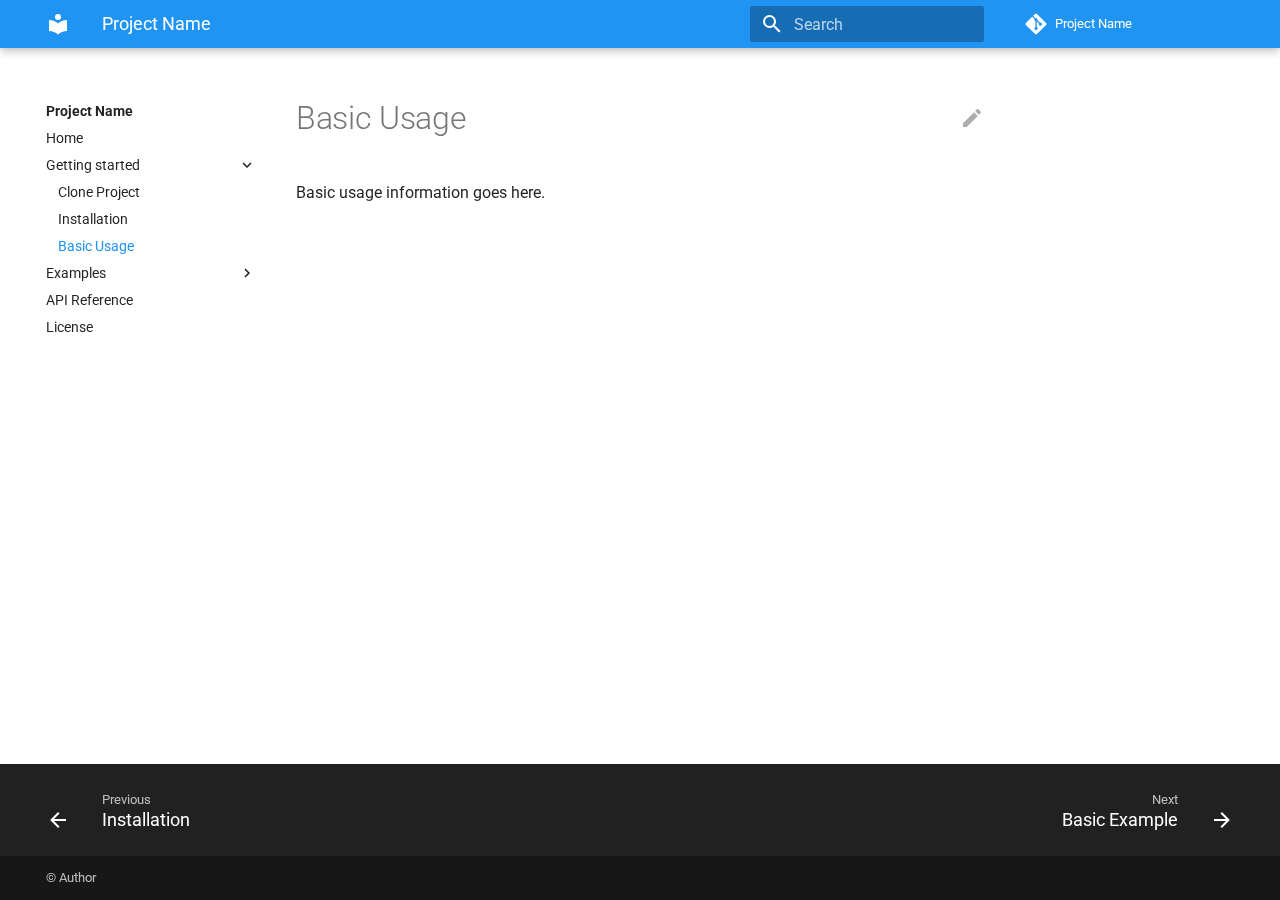
<file: docs/getting-started/basic-usage/index.html>
<!doctype html>
<html lang="en" class="no-js">
  <head>
    
      <meta charset="utf-8">
      <meta name="viewport" content="width=device-width,initial-scale=1">
      
        <meta name="description" content="Project Name does useful things">
      
      
      
        <meta name="author" content="Author">
      
      
        <link rel="canonical" href="https://terrabits.github.io/mkdocs-material-boilerplate/getting-started/basic-usage/">
      
      <link rel="icon" href="../../assets/images/favicon.png">
      <meta name="generator" content="mkdocs-1.2.3, mkdocs-material-7.3.6">
    
    
      
        <title>Basic Usage - Project Name</title>
      
    
    
      <link rel="stylesheet" href="../../assets/stylesheets/main.a57b2b03.min.css">
      
        
        <link rel="stylesheet" href="../../assets/stylesheets/palette.3f5d1f46.min.css">
        
          
          
          <meta name="theme-color" content="#2094f3">
        
      
    
    
    
      
        
        <link rel="preconnect" href="https://fonts.gstatic.com" crossorigin>
        <link rel="stylesheet" href="https://fonts.googleapis.com/css?family=Roboto:300,400,400i,700%7CRoboto+Mono&display=fallback">
        <style>:root{--md-text-font-family:"Roboto";--md-code-font-family:"Roboto Mono"}</style>
      
    
    
      <link rel="manifest" href="../../manifest.json" crossorigin="use-credentials">
    
    
      <link rel="stylesheet" href="../../assets/css/custom.css">
    
    
      


    
    
  </head>
  
  
    
    
    
    
    
    <body dir="ltr" data-md-color-scheme="" data-md-color-primary="blue" data-md-color-accent="blue">
  
    
    <script>function __prefix(e){return new URL("../..",location).pathname+"."+e}function __get(e,t=localStorage){return JSON.parse(t.getItem(__prefix(e)))}</script>
    
    <input class="md-toggle" data-md-toggle="drawer" type="checkbox" id="__drawer" autocomplete="off">
    <input class="md-toggle" data-md-toggle="search" type="checkbox" id="__search" autocomplete="off">
    <label class="md-overlay" for="__drawer"></label>
    <div data-md-component="skip">
      
        
        <a href="#basic_usage" class="md-skip">
          Skip to content
        </a>
      
    </div>
    <div data-md-component="announce">
      
    </div>
    
      

<header class="md-header" data-md-component="header">
  <nav class="md-header__inner md-grid" aria-label="Header">
    <a href="../.." title="Project Name" class="md-header__button md-logo" aria-label="Project Name" data-md-component="logo">
      
  
  <svg xmlns="http://www.w3.org/2000/svg" viewBox="0 0 24 24"><path d="M12 8a3 3 0 0 0 3-3 3 3 0 0 0-3-3 3 3 0 0 0-3 3 3 3 0 0 0 3 3m0 3.54C9.64 9.35 6.5 8 3 8v11c3.5 0 6.64 1.35 9 3.54 2.36-2.19 5.5-3.54 9-3.54V8c-3.5 0-6.64 1.35-9 3.54z"/></svg>

    </a>
    <label class="md-header__button md-icon" for="__drawer">
      <svg xmlns="http://www.w3.org/2000/svg" viewBox="0 0 24 24"><path d="M3 6h18v2H3V6m0 5h18v2H3v-2m0 5h18v2H3v-2z"/></svg>
    </label>
    <div class="md-header__title" data-md-component="header-title">
      <div class="md-header__ellipsis">
        <div class="md-header__topic">
          <span class="md-ellipsis">
            Project Name
          </span>
        </div>
        <div class="md-header__topic" data-md-component="header-topic">
          <span class="md-ellipsis">
            
              Basic Usage
            
          </span>
        </div>
      </div>
    </div>
    
    
    
      <label class="md-header__button md-icon" for="__search">
        <svg xmlns="http://www.w3.org/2000/svg" viewBox="0 0 24 24"><path d="M9.5 3A6.5 6.5 0 0 1 16 9.5c0 1.61-.59 3.09-1.56 4.23l.27.27h.79l5 5-1.5 1.5-5-5v-.79l-.27-.27A6.516 6.516 0 0 1 9.5 16 6.5 6.5 0 0 1 3 9.5 6.5 6.5 0 0 1 9.5 3m0 2C7 5 5 7 5 9.5S7 14 9.5 14 14 12 14 9.5 12 5 9.5 5z"/></svg>
      </label>
      
<div class="md-search" data-md-component="search" role="dialog">
  <label class="md-search__overlay" for="__search"></label>
  <div class="md-search__inner" role="search">
    <form class="md-search__form" name="search">
      <input type="text" class="md-search__input" name="query" aria-label="Search" placeholder="Search" autocapitalize="off" autocorrect="off" autocomplete="off" spellcheck="false" data-md-component="search-query" required>
      <label class="md-search__icon md-icon" for="__search">
        <svg xmlns="http://www.w3.org/2000/svg" viewBox="0 0 24 24"><path d="M9.5 3A6.5 6.5 0 0 1 16 9.5c0 1.61-.59 3.09-1.56 4.23l.27.27h.79l5 5-1.5 1.5-5-5v-.79l-.27-.27A6.516 6.516 0 0 1 9.5 16 6.5 6.5 0 0 1 3 9.5 6.5 6.5 0 0 1 9.5 3m0 2C7 5 5 7 5 9.5S7 14 9.5 14 14 12 14 9.5 12 5 9.5 5z"/></svg>
        <svg xmlns="http://www.w3.org/2000/svg" viewBox="0 0 24 24"><path d="M20 11v2H8l5.5 5.5-1.42 1.42L4.16 12l7.92-7.92L13.5 5.5 8 11h12z"/></svg>
      </label>
      <nav class="md-search__options" aria-label="Search">
        
        <button type="reset" class="md-search__icon md-icon" aria-label="Clear" tabindex="-1">
          <svg xmlns="http://www.w3.org/2000/svg" viewBox="0 0 24 24"><path d="M19 6.41 17.59 5 12 10.59 6.41 5 5 6.41 10.59 12 5 17.59 6.41 19 12 13.41 17.59 19 19 17.59 13.41 12 19 6.41z"/></svg>
        </button>
      </nav>
      
    </form>
    <div class="md-search__output">
      <div class="md-search__scrollwrap" data-md-scrollfix>
        <div class="md-search-result" data-md-component="search-result">
          <div class="md-search-result__meta">
            Initializing search
          </div>
          <ol class="md-search-result__list"></ol>
        </div>
      </div>
    </div>
  </div>
</div>
    
    
      <div class="md-header__source">
        
<a href="https://github.com/Terrabits/mkdocs-material-boilerplate/" title="Go to repository" class="md-source" data-md-component="source">
  <div class="md-source__icon md-icon">
    
    <svg xmlns="http://www.w3.org/2000/svg" viewBox="0 0 448 512"><path d="M439.55 236.05 244 40.45a28.87 28.87 0 0 0-40.81 0l-40.66 40.63 51.52 51.52c27.06-9.14 52.68 16.77 43.39 43.68l49.66 49.66c34.23-11.8 61.18 31 35.47 56.69-26.49 26.49-70.21-2.87-56-37.34L240.22 199v121.85c25.3 12.54 22.26 41.85 9.08 55a34.34 34.34 0 0 1-48.55 0c-17.57-17.6-11.07-46.91 11.25-56v-123c-20.8-8.51-24.6-30.74-18.64-45L142.57 101 8.45 235.14a28.86 28.86 0 0 0 0 40.81l195.61 195.6a28.86 28.86 0 0 0 40.8 0l194.69-194.69a28.86 28.86 0 0 0 0-40.81z"/></svg>
  </div>
  <div class="md-source__repository">
    Project Name
  </div>
</a>
      </div>
    
  </nav>
  
</header>
    
    <div class="md-container" data-md-component="container">
      
      
        
          
        
      
      <main class="md-main" data-md-component="main">
        <div class="md-main__inner md-grid">
          
            
              
              <div class="md-sidebar md-sidebar--primary" data-md-component="sidebar" data-md-type="navigation" >
                <div class="md-sidebar__scrollwrap">
                  <div class="md-sidebar__inner">
                    


<nav class="md-nav md-nav--primary" aria-label="Navigation" data-md-level="0">
  <label class="md-nav__title" for="__drawer">
    <a href="../.." title="Project Name" class="md-nav__button md-logo" aria-label="Project Name" data-md-component="logo">
      
  
  <svg xmlns="http://www.w3.org/2000/svg" viewBox="0 0 24 24"><path d="M12 8a3 3 0 0 0 3-3 3 3 0 0 0-3-3 3 3 0 0 0-3 3 3 3 0 0 0 3 3m0 3.54C9.64 9.35 6.5 8 3 8v11c3.5 0 6.64 1.35 9 3.54 2.36-2.19 5.5-3.54 9-3.54V8c-3.5 0-6.64 1.35-9 3.54z"/></svg>

    </a>
    Project Name
  </label>
  
    <div class="md-nav__source">
      
<a href="https://github.com/Terrabits/mkdocs-material-boilerplate/" title="Go to repository" class="md-source" data-md-component="source">
  <div class="md-source__icon md-icon">
    
    <svg xmlns="http://www.w3.org/2000/svg" viewBox="0 0 448 512"><path d="M439.55 236.05 244 40.45a28.87 28.87 0 0 0-40.81 0l-40.66 40.63 51.52 51.52c27.06-9.14 52.68 16.77 43.39 43.68l49.66 49.66c34.23-11.8 61.18 31 35.47 56.69-26.49 26.49-70.21-2.87-56-37.34L240.22 199v121.85c25.3 12.54 22.26 41.85 9.08 55a34.34 34.34 0 0 1-48.55 0c-17.57-17.6-11.07-46.91 11.25-56v-123c-20.8-8.51-24.6-30.74-18.64-45L142.57 101 8.45 235.14a28.86 28.86 0 0 0 0 40.81l195.61 195.6a28.86 28.86 0 0 0 40.8 0l194.69-194.69a28.86 28.86 0 0 0 0-40.81z"/></svg>
  </div>
  <div class="md-source__repository">
    Project Name
  </div>
</a>
    </div>
  
  <ul class="md-nav__list" data-md-scrollfix>
    
      
      
      

  
  
  
    <li class="md-nav__item">
      <a href="../.." class="md-nav__link">
        Home
      </a>
    </li>
  

    
      
      
      

  
  
    
  
  
    
    <li class="md-nav__item md-nav__item--active md-nav__item--nested">
      
      
        <input class="md-nav__toggle md-toggle" data-md-toggle="__nav_2" type="checkbox" id="__nav_2" checked>
      
      
      
      
        <label class="md-nav__link" for="__nav_2">
          Getting started
          <span class="md-nav__icon md-icon"></span>
        </label>
      
      <nav class="md-nav" aria-label="Getting started" data-md-level="1">
        <label class="md-nav__title" for="__nav_2">
          <span class="md-nav__icon md-icon"></span>
          Getting started
        </label>
        <ul class="md-nav__list" data-md-scrollfix>
          
            
              
  
  
  
    <li class="md-nav__item">
      <a href="../clone-project/" class="md-nav__link">
        Clone Project
      </a>
    </li>
  

            
          
            
              
  
  
  
    <li class="md-nav__item">
      <a href="../installation/" class="md-nav__link">
        Installation
      </a>
    </li>
  

            
          
            
              
  
  
    
  
  
    <li class="md-nav__item md-nav__item--active">
      
      <input class="md-nav__toggle md-toggle" data-md-toggle="toc" type="checkbox" id="__toc">
      
      
        
      
      
      <a href="./" class="md-nav__link md-nav__link--active">
        Basic Usage
      </a>
      
    </li>
  

            
          
        </ul>
      </nav>
    </li>
  

    
      
      
      

  
  
  
    
    <li class="md-nav__item md-nav__item--nested">
      
      
        <input class="md-nav__toggle md-toggle" data-md-toggle="__nav_3" type="checkbox" id="__nav_3" >
      
      
      
      
        <label class="md-nav__link" for="__nav_3">
          Examples
          <span class="md-nav__icon md-icon"></span>
        </label>
      
      <nav class="md-nav" aria-label="Examples" data-md-level="1">
        <label class="md-nav__title" for="__nav_3">
          <span class="md-nav__icon md-icon"></span>
          Examples
        </label>
        <ul class="md-nav__list" data-md-scrollfix>
          
            
              
  
  
  
    <li class="md-nav__item">
      <a href="../../examples/basic-example/" class="md-nav__link">
        Basic Example
      </a>
    </li>
  

            
          
            
              
  
  
  
    <li class="md-nav__item">
      <a href="../../examples/advanced-example/" class="md-nav__link">
        Advanced Example
      </a>
    </li>
  

            
          
        </ul>
      </nav>
    </li>
  

    
      
      
      

  
  
  
    <li class="md-nav__item">
      <a href="../../api-reference/" class="md-nav__link">
        API Reference
      </a>
    </li>
  

    
      
      
      

  
  
  
    <li class="md-nav__item">
      <a href="../../license/" class="md-nav__link">
        License
      </a>
    </li>
  

    
  </ul>
</nav>
                  </div>
                </div>
              </div>
            
            
              
              <div class="md-sidebar md-sidebar--secondary" data-md-component="sidebar" data-md-type="toc" >
                <div class="md-sidebar__scrollwrap">
                  <div class="md-sidebar__inner">
                    


<nav class="md-nav md-nav--secondary" aria-label="Table of contents">
  
  
  
    
  
  
</nav>
                  </div>
                </div>
              </div>
            
          
          <div class="md-content" data-md-component="content">
            <article class="md-content__inner md-typeset">
              
                
                  <a href="https://github.com/Terrabits/mkdocs-material-boilerplate/edit/master/docs/getting-started/basic-usage.md" title="Edit this page" class="md-content__button md-icon">
                    <svg xmlns="http://www.w3.org/2000/svg" viewBox="0 0 24 24"><path d="M20.71 7.04c.39-.39.39-1.04 0-1.41l-2.34-2.34c-.37-.39-1.02-.39-1.41 0l-1.84 1.83 3.75 3.75M3 17.25V21h3.75L17.81 9.93l-3.75-3.75L3 17.25z"/></svg>
                  </a>
                
                
                <h1 id="basic_usage">Basic Usage<a class="headerlink" href="#basic_usage" title="Permanent link">&para;</a></h1>
<p>Basic usage information goes here.</p>
                
              
              
                


              
            </article>
          </div>
        </div>
        
      </main>
      
        
<footer class="md-footer">
  
    <nav class="md-footer__inner md-grid" aria-label="Footer">
      
        
        <a href="../installation/" class="md-footer__link md-footer__link--prev" aria-label="Previous: Installation" rel="prev">
          <div class="md-footer__button md-icon">
            <svg xmlns="http://www.w3.org/2000/svg" viewBox="0 0 24 24"><path d="M20 11v2H8l5.5 5.5-1.42 1.42L4.16 12l7.92-7.92L13.5 5.5 8 11h12z"/></svg>
          </div>
          <div class="md-footer__title">
            <div class="md-ellipsis">
              <span class="md-footer__direction">
                Previous
              </span>
              Installation
            </div>
          </div>
        </a>
      
      
        
        <a href="../../examples/basic-example/" class="md-footer__link md-footer__link--next" aria-label="Next: Basic Example" rel="next">
          <div class="md-footer__title">
            <div class="md-ellipsis">
              <span class="md-footer__direction">
                Next
              </span>
              Basic Example
            </div>
          </div>
          <div class="md-footer__button md-icon">
            <svg xmlns="http://www.w3.org/2000/svg" viewBox="0 0 24 24"><path d="M4 11v2h12l-5.5 5.5 1.42 1.42L19.84 12l-7.92-7.92L10.5 5.5 16 11H4z"/></svg>
          </div>
        </a>
      
    </nav>
  
  <div class="md-footer-meta md-typeset">
    <div class="md-footer-meta__inner md-grid">
      <div class="md-footer-copyright">
        
          <div class="md-footer-copyright__highlight">
            &copy; Author
          </div>
        
        
        
      </div>
      
    </div>
  </div>
</footer>
      
    </div>
    <div class="md-dialog" data-md-component="dialog">
      <div class="md-dialog__inner md-typeset"></div>
    </div>
    <script id="__config" type="application/json">{"base": "../..", "features": ["navigation.instant", "navigation.tracking"], "translations": {"clipboard.copy": "Copy to clipboard", "clipboard.copied": "Copied to clipboard", "search.config.lang": "en", "search.config.pipeline": "trimmer, stopWordFilter", "search.config.separator": "[\\s\\-]+", "search.placeholder": "Search", "search.result.placeholder": "Type to start searching", "search.result.none": "No matching documents", "search.result.one": "1 matching document", "search.result.other": "# matching documents", "search.result.more.one": "1 more on this page", "search.result.more.other": "# more on this page", "search.result.term.missing": "Missing", "select.version.title": "Select version"}, "search": "../../assets/javascripts/workers/search.fcfe8b6d.min.js", "version": null}</script>
    
    
      <script src="../../assets/javascripts/bundle.b1047164.min.js"></script>
      
    
  </body>
</html>
</file>
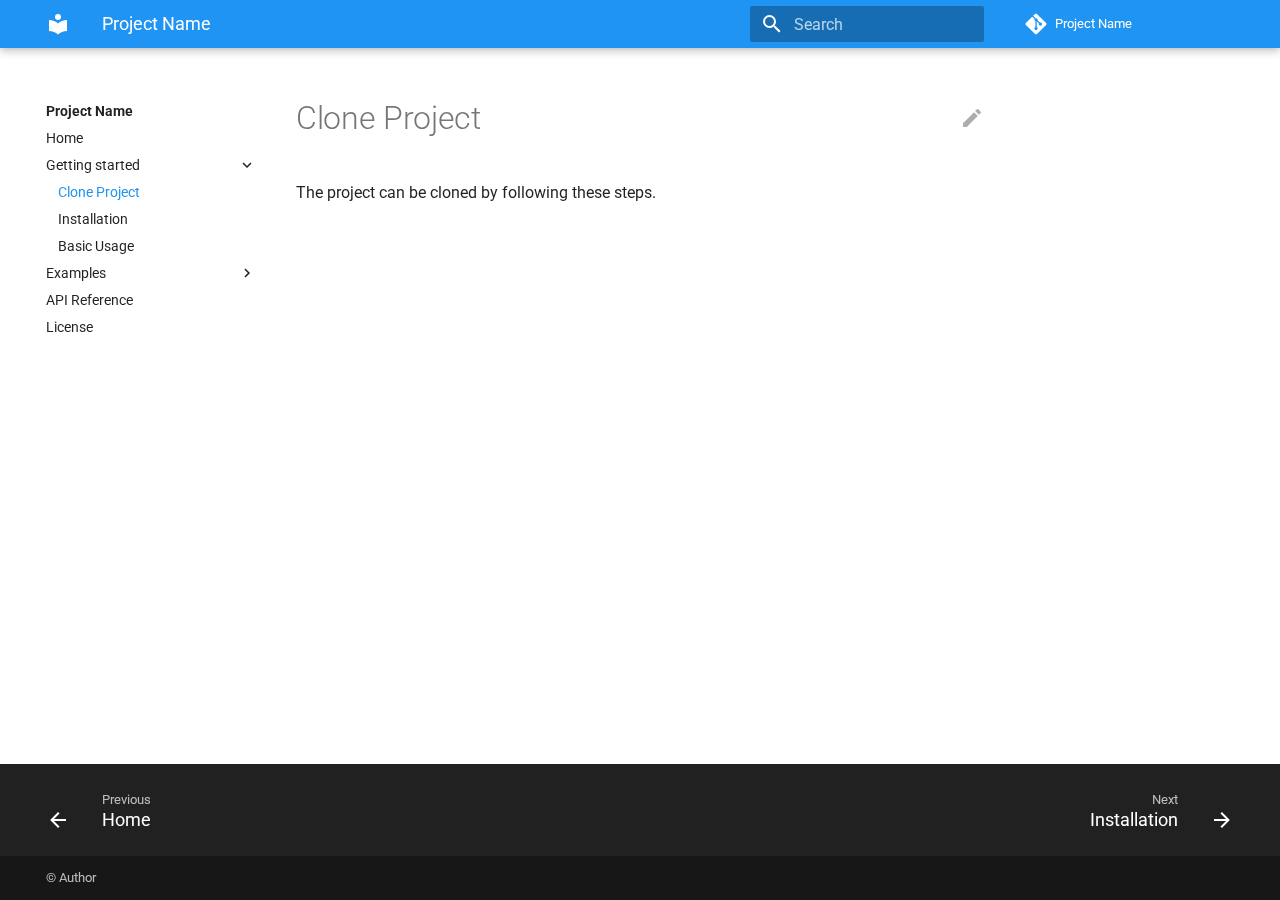
<file: docs/getting-started/clone-project/index.html>
<!doctype html>
<html lang="en" class="no-js">
  <head>
    
      <meta charset="utf-8">
      <meta name="viewport" content="width=device-width,initial-scale=1">
      
        <meta name="description" content="Project Name does useful things">
      
      
      
        <meta name="author" content="Author">
      
      
        <link rel="canonical" href="https://terrabits.github.io/mkdocs-material-boilerplate/getting-started/clone-project/">
      
      <link rel="icon" href="../../assets/images/favicon.png">
      <meta name="generator" content="mkdocs-1.2.3, mkdocs-material-7.3.6">
    
    
      
        <title>Clone Project - Project Name</title>
      
    
    
      <link rel="stylesheet" href="../../assets/stylesheets/main.a57b2b03.min.css">
      
        
        <link rel="stylesheet" href="../../assets/stylesheets/palette.3f5d1f46.min.css">
        
          
          
          <meta name="theme-color" content="#2094f3">
        
      
    
    
    
      
        
        <link rel="preconnect" href="https://fonts.gstatic.com" crossorigin>
        <link rel="stylesheet" href="https://fonts.googleapis.com/css?family=Roboto:300,400,400i,700%7CRoboto+Mono&display=fallback">
        <style>:root{--md-text-font-family:"Roboto";--md-code-font-family:"Roboto Mono"}</style>
      
    
    
      <link rel="manifest" href="../../manifest.json" crossorigin="use-credentials">
    
    
      <link rel="stylesheet" href="../../assets/css/custom.css">
    
    
      


    
    
  </head>
  
  
    
    
    
    
    
    <body dir="ltr" data-md-color-scheme="" data-md-color-primary="blue" data-md-color-accent="blue">
  
    
    <script>function __prefix(e){return new URL("../..",location).pathname+"."+e}function __get(e,t=localStorage){return JSON.parse(t.getItem(__prefix(e)))}</script>
    
    <input class="md-toggle" data-md-toggle="drawer" type="checkbox" id="__drawer" autocomplete="off">
    <input class="md-toggle" data-md-toggle="search" type="checkbox" id="__search" autocomplete="off">
    <label class="md-overlay" for="__drawer"></label>
    <div data-md-component="skip">
      
        
        <a href="#clone_project" class="md-skip">
          Skip to content
        </a>
      
    </div>
    <div data-md-component="announce">
      
    </div>
    
      

<header class="md-header" data-md-component="header">
  <nav class="md-header__inner md-grid" aria-label="Header">
    <a href="../.." title="Project Name" class="md-header__button md-logo" aria-label="Project Name" data-md-component="logo">
      
  
  <svg xmlns="http://www.w3.org/2000/svg" viewBox="0 0 24 24"><path d="M12 8a3 3 0 0 0 3-3 3 3 0 0 0-3-3 3 3 0 0 0-3 3 3 3 0 0 0 3 3m0 3.54C9.64 9.35 6.5 8 3 8v11c3.5 0 6.64 1.35 9 3.54 2.36-2.19 5.5-3.54 9-3.54V8c-3.5 0-6.64 1.35-9 3.54z"/></svg>

    </a>
    <label class="md-header__button md-icon" for="__drawer">
      <svg xmlns="http://www.w3.org/2000/svg" viewBox="0 0 24 24"><path d="M3 6h18v2H3V6m0 5h18v2H3v-2m0 5h18v2H3v-2z"/></svg>
    </label>
    <div class="md-header__title" data-md-component="header-title">
      <div class="md-header__ellipsis">
        <div class="md-header__topic">
          <span class="md-ellipsis">
            Project Name
          </span>
        </div>
        <div class="md-header__topic" data-md-component="header-topic">
          <span class="md-ellipsis">
            
              Clone Project
            
          </span>
        </div>
      </div>
    </div>
    
    
    
      <label class="md-header__button md-icon" for="__search">
        <svg xmlns="http://www.w3.org/2000/svg" viewBox="0 0 24 24"><path d="M9.5 3A6.5 6.5 0 0 1 16 9.5c0 1.61-.59 3.09-1.56 4.23l.27.27h.79l5 5-1.5 1.5-5-5v-.79l-.27-.27A6.516 6.516 0 0 1 9.5 16 6.5 6.5 0 0 1 3 9.5 6.5 6.5 0 0 1 9.5 3m0 2C7 5 5 7 5 9.5S7 14 9.5 14 14 12 14 9.5 12 5 9.5 5z"/></svg>
      </label>
      
<div class="md-search" data-md-component="search" role="dialog">
  <label class="md-search__overlay" for="__search"></label>
  <div class="md-search__inner" role="search">
    <form class="md-search__form" name="search">
      <input type="text" class="md-search__input" name="query" aria-label="Search" placeholder="Search" autocapitalize="off" autocorrect="off" autocomplete="off" spellcheck="false" data-md-component="search-query" required>
      <label class="md-search__icon md-icon" for="__search">
        <svg xmlns="http://www.w3.org/2000/svg" viewBox="0 0 24 24"><path d="M9.5 3A6.5 6.5 0 0 1 16 9.5c0 1.61-.59 3.09-1.56 4.23l.27.27h.79l5 5-1.5 1.5-5-5v-.79l-.27-.27A6.516 6.516 0 0 1 9.5 16 6.5 6.5 0 0 1 3 9.5 6.5 6.5 0 0 1 9.5 3m0 2C7 5 5 7 5 9.5S7 14 9.5 14 14 12 14 9.5 12 5 9.5 5z"/></svg>
        <svg xmlns="http://www.w3.org/2000/svg" viewBox="0 0 24 24"><path d="M20 11v2H8l5.5 5.5-1.42 1.42L4.16 12l7.92-7.92L13.5 5.5 8 11h12z"/></svg>
      </label>
      <nav class="md-search__options" aria-label="Search">
        
        <button type="reset" class="md-search__icon md-icon" aria-label="Clear" tabindex="-1">
          <svg xmlns="http://www.w3.org/2000/svg" viewBox="0 0 24 24"><path d="M19 6.41 17.59 5 12 10.59 6.41 5 5 6.41 10.59 12 5 17.59 6.41 19 12 13.41 17.59 19 19 17.59 13.41 12 19 6.41z"/></svg>
        </button>
      </nav>
      
    </form>
    <div class="md-search__output">
      <div class="md-search__scrollwrap" data-md-scrollfix>
        <div class="md-search-result" data-md-component="search-result">
          <div class="md-search-result__meta">
            Initializing search
          </div>
          <ol class="md-search-result__list"></ol>
        </div>
      </div>
    </div>
  </div>
</div>
    
    
      <div class="md-header__source">
        
<a href="https://github.com/Terrabits/mkdocs-material-boilerplate/" title="Go to repository" class="md-source" data-md-component="source">
  <div class="md-source__icon md-icon">
    
    <svg xmlns="http://www.w3.org/2000/svg" viewBox="0 0 448 512"><path d="M439.55 236.05 244 40.45a28.87 28.87 0 0 0-40.81 0l-40.66 40.63 51.52 51.52c27.06-9.14 52.68 16.77 43.39 43.68l49.66 49.66c34.23-11.8 61.18 31 35.47 56.69-26.49 26.49-70.21-2.87-56-37.34L240.22 199v121.85c25.3 12.54 22.26 41.85 9.08 55a34.34 34.34 0 0 1-48.55 0c-17.57-17.6-11.07-46.91 11.25-56v-123c-20.8-8.51-24.6-30.74-18.64-45L142.57 101 8.45 235.14a28.86 28.86 0 0 0 0 40.81l195.61 195.6a28.86 28.86 0 0 0 40.8 0l194.69-194.69a28.86 28.86 0 0 0 0-40.81z"/></svg>
  </div>
  <div class="md-source__repository">
    Project Name
  </div>
</a>
      </div>
    
  </nav>
  
</header>
    
    <div class="md-container" data-md-component="container">
      
      
        
          
        
      
      <main class="md-main" data-md-component="main">
        <div class="md-main__inner md-grid">
          
            
              
              <div class="md-sidebar md-sidebar--primary" data-md-component="sidebar" data-md-type="navigation" >
                <div class="md-sidebar__scrollwrap">
                  <div class="md-sidebar__inner">
                    


<nav class="md-nav md-nav--primary" aria-label="Navigation" data-md-level="0">
  <label class="md-nav__title" for="__drawer">
    <a href="../.." title="Project Name" class="md-nav__button md-logo" aria-label="Project Name" data-md-component="logo">
      
  
  <svg xmlns="http://www.w3.org/2000/svg" viewBox="0 0 24 24"><path d="M12 8a3 3 0 0 0 3-3 3 3 0 0 0-3-3 3 3 0 0 0-3 3 3 3 0 0 0 3 3m0 3.54C9.64 9.35 6.5 8 3 8v11c3.5 0 6.64 1.35 9 3.54 2.36-2.19 5.5-3.54 9-3.54V8c-3.5 0-6.64 1.35-9 3.54z"/></svg>

    </a>
    Project Name
  </label>
  
    <div class="md-nav__source">
      
<a href="https://github.com/Terrabits/mkdocs-material-boilerplate/" title="Go to repository" class="md-source" data-md-component="source">
  <div class="md-source__icon md-icon">
    
    <svg xmlns="http://www.w3.org/2000/svg" viewBox="0 0 448 512"><path d="M439.55 236.05 244 40.45a28.87 28.87 0 0 0-40.81 0l-40.66 40.63 51.52 51.52c27.06-9.14 52.68 16.77 43.39 43.68l49.66 49.66c34.23-11.8 61.18 31 35.47 56.69-26.49 26.49-70.21-2.87-56-37.34L240.22 199v121.85c25.3 12.54 22.26 41.85 9.08 55a34.34 34.34 0 0 1-48.55 0c-17.57-17.6-11.07-46.91 11.25-56v-123c-20.8-8.51-24.6-30.74-18.64-45L142.57 101 8.45 235.14a28.86 28.86 0 0 0 0 40.81l195.61 195.6a28.86 28.86 0 0 0 40.8 0l194.69-194.69a28.86 28.86 0 0 0 0-40.81z"/></svg>
  </div>
  <div class="md-source__repository">
    Project Name
  </div>
</a>
    </div>
  
  <ul class="md-nav__list" data-md-scrollfix>
    
      
      
      

  
  
  
    <li class="md-nav__item">
      <a href="../.." class="md-nav__link">
        Home
      </a>
    </li>
  

    
      
      
      

  
  
    
  
  
    
    <li class="md-nav__item md-nav__item--active md-nav__item--nested">
      
      
        <input class="md-nav__toggle md-toggle" data-md-toggle="__nav_2" type="checkbox" id="__nav_2" checked>
      
      
      
      
        <label class="md-nav__link" for="__nav_2">
          Getting started
          <span class="md-nav__icon md-icon"></span>
        </label>
      
      <nav class="md-nav" aria-label="Getting started" data-md-level="1">
        <label class="md-nav__title" for="__nav_2">
          <span class="md-nav__icon md-icon"></span>
          Getting started
        </label>
        <ul class="md-nav__list" data-md-scrollfix>
          
            
              
  
  
    
  
  
    <li class="md-nav__item md-nav__item--active">
      
      <input class="md-nav__toggle md-toggle" data-md-toggle="toc" type="checkbox" id="__toc">
      
      
        
      
      
      <a href="./" class="md-nav__link md-nav__link--active">
        Clone Project
      </a>
      
    </li>
  

            
          
            
              
  
  
  
    <li class="md-nav__item">
      <a href="../installation/" class="md-nav__link">
        Installation
      </a>
    </li>
  

            
          
            
              
  
  
  
    <li class="md-nav__item">
      <a href="../basic-usage/" class="md-nav__link">
        Basic Usage
      </a>
    </li>
  

            
          
        </ul>
      </nav>
    </li>
  

    
      
      
      

  
  
  
    
    <li class="md-nav__item md-nav__item--nested">
      
      
        <input class="md-nav__toggle md-toggle" data-md-toggle="__nav_3" type="checkbox" id="__nav_3" >
      
      
      
      
        <label class="md-nav__link" for="__nav_3">
          Examples
          <span class="md-nav__icon md-icon"></span>
        </label>
      
      <nav class="md-nav" aria-label="Examples" data-md-level="1">
        <label class="md-nav__title" for="__nav_3">
          <span class="md-nav__icon md-icon"></span>
          Examples
        </label>
        <ul class="md-nav__list" data-md-scrollfix>
          
            
              
  
  
  
    <li class="md-nav__item">
      <a href="../../examples/basic-example/" class="md-nav__link">
        Basic Example
      </a>
    </li>
  

            
          
            
              
  
  
  
    <li class="md-nav__item">
      <a href="../../examples/advanced-example/" class="md-nav__link">
        Advanced Example
      </a>
    </li>
  

            
          
        </ul>
      </nav>
    </li>
  

    
      
      
      

  
  
  
    <li class="md-nav__item">
      <a href="../../api-reference/" class="md-nav__link">
        API Reference
      </a>
    </li>
  

    
      
      
      

  
  
  
    <li class="md-nav__item">
      <a href="../../license/" class="md-nav__link">
        License
      </a>
    </li>
  

    
  </ul>
</nav>
                  </div>
                </div>
              </div>
            
            
              
              <div class="md-sidebar md-sidebar--secondary" data-md-component="sidebar" data-md-type="toc" >
                <div class="md-sidebar__scrollwrap">
                  <div class="md-sidebar__inner">
                    


<nav class="md-nav md-nav--secondary" aria-label="Table of contents">
  
  
  
    
  
  
</nav>
                  </div>
                </div>
              </div>
            
          
          <div class="md-content" data-md-component="content">
            <article class="md-content__inner md-typeset">
              
                
                  <a href="https://github.com/Terrabits/mkdocs-material-boilerplate/edit/master/docs/getting-started/clone-project.md" title="Edit this page" class="md-content__button md-icon">
                    <svg xmlns="http://www.w3.org/2000/svg" viewBox="0 0 24 24"><path d="M20.71 7.04c.39-.39.39-1.04 0-1.41l-2.34-2.34c-.37-.39-1.02-.39-1.41 0l-1.84 1.83 3.75 3.75M3 17.25V21h3.75L17.81 9.93l-3.75-3.75L3 17.25z"/></svg>
                  </a>
                
                
                <h1 id="clone_project">Clone Project<a class="headerlink" href="#clone_project" title="Permanent link">&para;</a></h1>
<p>The project can be cloned by following these steps.</p>
                
              
              
                


              
            </article>
          </div>
        </div>
        
      </main>
      
        
<footer class="md-footer">
  
    <nav class="md-footer__inner md-grid" aria-label="Footer">
      
        
        <a href="../.." class="md-footer__link md-footer__link--prev" aria-label="Previous: Home" rel="prev">
          <div class="md-footer__button md-icon">
            <svg xmlns="http://www.w3.org/2000/svg" viewBox="0 0 24 24"><path d="M20 11v2H8l5.5 5.5-1.42 1.42L4.16 12l7.92-7.92L13.5 5.5 8 11h12z"/></svg>
          </div>
          <div class="md-footer__title">
            <div class="md-ellipsis">
              <span class="md-footer__direction">
                Previous
              </span>
              Home
            </div>
          </div>
        </a>
      
      
        
        <a href="../installation/" class="md-footer__link md-footer__link--next" aria-label="Next: Installation" rel="next">
          <div class="md-footer__title">
            <div class="md-ellipsis">
              <span class="md-footer__direction">
                Next
              </span>
              Installation
            </div>
          </div>
          <div class="md-footer__button md-icon">
            <svg xmlns="http://www.w3.org/2000/svg" viewBox="0 0 24 24"><path d="M4 11v2h12l-5.5 5.5 1.42 1.42L19.84 12l-7.92-7.92L10.5 5.5 16 11H4z"/></svg>
          </div>
        </a>
      
    </nav>
  
  <div class="md-footer-meta md-typeset">
    <div class="md-footer-meta__inner md-grid">
      <div class="md-footer-copyright">
        
          <div class="md-footer-copyright__highlight">
            &copy; Author
          </div>
        
        
        
      </div>
      
    </div>
  </div>
</footer>
      
    </div>
    <div class="md-dialog" data-md-component="dialog">
      <div class="md-dialog__inner md-typeset"></div>
    </div>
    <script id="__config" type="application/json">{"base": "../..", "features": ["navigation.instant", "navigation.tracking"], "translations": {"clipboard.copy": "Copy to clipboard", "clipboard.copied": "Copied to clipboard", "search.config.lang": "en", "search.config.pipeline": "trimmer, stopWordFilter", "search.config.separator": "[\\s\\-]+", "search.placeholder": "Search", "search.result.placeholder": "Type to start searching", "search.result.none": "No matching documents", "search.result.one": "1 matching document", "search.result.other": "# matching documents", "search.result.more.one": "1 more on this page", "search.result.more.other": "# more on this page", "search.result.term.missing": "Missing", "select.version.title": "Select version"}, "search": "../../assets/javascripts/workers/search.fcfe8b6d.min.js", "version": null}</script>
    
    
      <script src="../../assets/javascripts/bundle.b1047164.min.js"></script>
      
    
  </body>
</html>
</file>
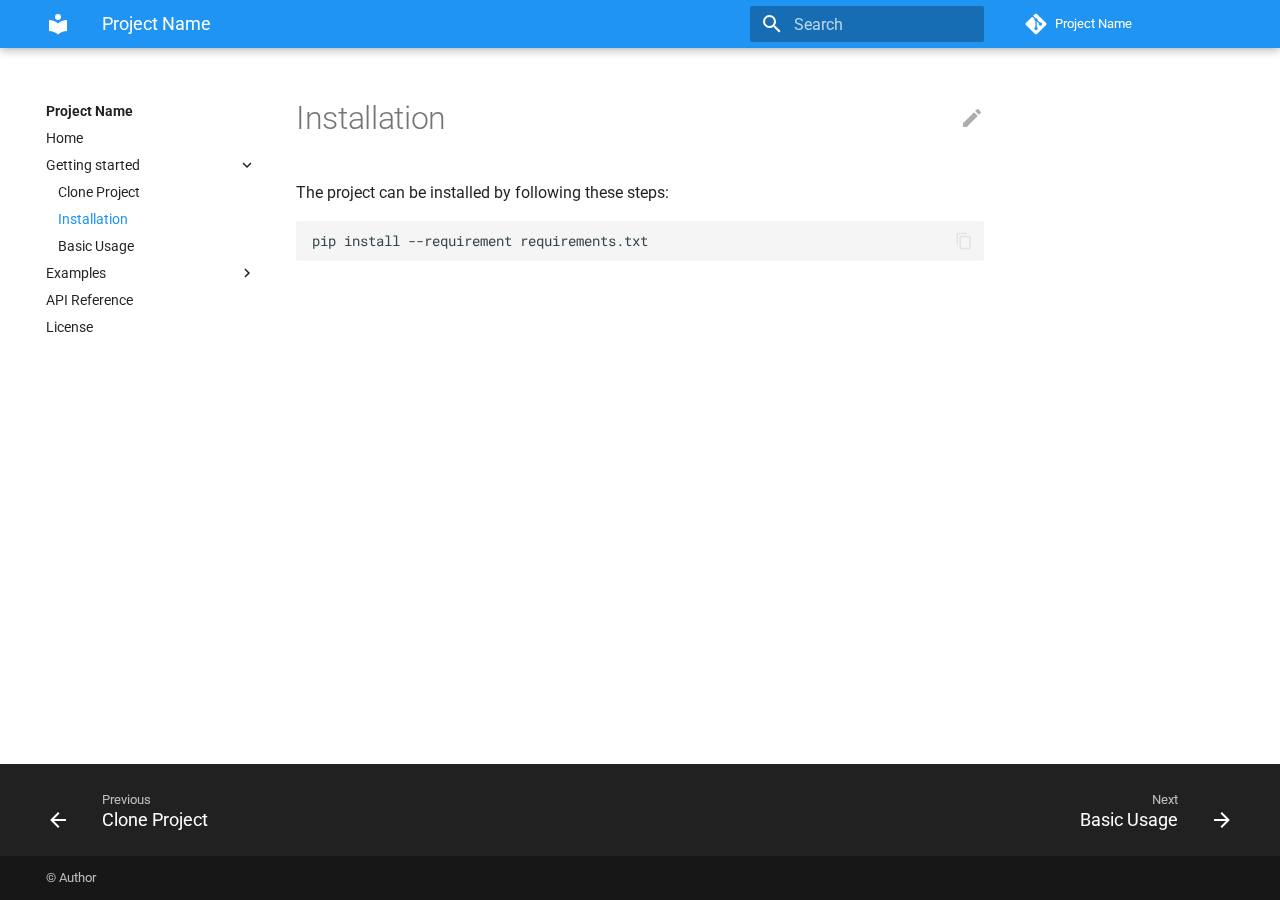
<file: docs/getting-started/installation/index.html>
<!doctype html>
<html lang="en" class="no-js">
  <head>
    
      <meta charset="utf-8">
      <meta name="viewport" content="width=device-width,initial-scale=1">
      
        <meta name="description" content="Project Name does useful things">
      
      
      
        <meta name="author" content="Author">
      
      
        <link rel="canonical" href="https://terrabits.github.io/mkdocs-material-boilerplate/getting-started/installation/">
      
      <link rel="icon" href="../../assets/images/favicon.png">
      <meta name="generator" content="mkdocs-1.2.3, mkdocs-material-7.3.6">
    
    
      
        <title>Installation - Project Name</title>
      
    
    
      <link rel="stylesheet" href="../../assets/stylesheets/main.a57b2b03.min.css">
      
        
        <link rel="stylesheet" href="../../assets/stylesheets/palette.3f5d1f46.min.css">
        
          
          
          <meta name="theme-color" content="#2094f3">
        
      
    
    
    
      
        
        <link rel="preconnect" href="https://fonts.gstatic.com" crossorigin>
        <link rel="stylesheet" href="https://fonts.googleapis.com/css?family=Roboto:300,400,400i,700%7CRoboto+Mono&display=fallback">
        <style>:root{--md-text-font-family:"Roboto";--md-code-font-family:"Roboto Mono"}</style>
      
    
    
      <link rel="manifest" href="../../manifest.json" crossorigin="use-credentials">
    
    
      <link rel="stylesheet" href="../../assets/css/custom.css">
    
    
      


    
    
  </head>
  
  
    
    
    
    
    
    <body dir="ltr" data-md-color-scheme="" data-md-color-primary="blue" data-md-color-accent="blue">
  
    
    <script>function __prefix(e){return new URL("../..",location).pathname+"."+e}function __get(e,t=localStorage){return JSON.parse(t.getItem(__prefix(e)))}</script>
    
    <input class="md-toggle" data-md-toggle="drawer" type="checkbox" id="__drawer" autocomplete="off">
    <input class="md-toggle" data-md-toggle="search" type="checkbox" id="__search" autocomplete="off">
    <label class="md-overlay" for="__drawer"></label>
    <div data-md-component="skip">
      
        
        <a href="#installation" class="md-skip">
          Skip to content
        </a>
      
    </div>
    <div data-md-component="announce">
      
    </div>
    
      

<header class="md-header" data-md-component="header">
  <nav class="md-header__inner md-grid" aria-label="Header">
    <a href="../.." title="Project Name" class="md-header__button md-logo" aria-label="Project Name" data-md-component="logo">
      
  
  <svg xmlns="http://www.w3.org/2000/svg" viewBox="0 0 24 24"><path d="M12 8a3 3 0 0 0 3-3 3 3 0 0 0-3-3 3 3 0 0 0-3 3 3 3 0 0 0 3 3m0 3.54C9.64 9.35 6.5 8 3 8v11c3.5 0 6.64 1.35 9 3.54 2.36-2.19 5.5-3.54 9-3.54V8c-3.5 0-6.64 1.35-9 3.54z"/></svg>

    </a>
    <label class="md-header__button md-icon" for="__drawer">
      <svg xmlns="http://www.w3.org/2000/svg" viewBox="0 0 24 24"><path d="M3 6h18v2H3V6m0 5h18v2H3v-2m0 5h18v2H3v-2z"/></svg>
    </label>
    <div class="md-header__title" data-md-component="header-title">
      <div class="md-header__ellipsis">
        <div class="md-header__topic">
          <span class="md-ellipsis">
            Project Name
          </span>
        </div>
        <div class="md-header__topic" data-md-component="header-topic">
          <span class="md-ellipsis">
            
              Installation
            
          </span>
        </div>
      </div>
    </div>
    
    
    
      <label class="md-header__button md-icon" for="__search">
        <svg xmlns="http://www.w3.org/2000/svg" viewBox="0 0 24 24"><path d="M9.5 3A6.5 6.5 0 0 1 16 9.5c0 1.61-.59 3.09-1.56 4.23l.27.27h.79l5 5-1.5 1.5-5-5v-.79l-.27-.27A6.516 6.516 0 0 1 9.5 16 6.5 6.5 0 0 1 3 9.5 6.5 6.5 0 0 1 9.5 3m0 2C7 5 5 7 5 9.5S7 14 9.5 14 14 12 14 9.5 12 5 9.5 5z"/></svg>
      </label>
      
<div class="md-search" data-md-component="search" role="dialog">
  <label class="md-search__overlay" for="__search"></label>
  <div class="md-search__inner" role="search">
    <form class="md-search__form" name="search">
      <input type="text" class="md-search__input" name="query" aria-label="Search" placeholder="Search" autocapitalize="off" autocorrect="off" autocomplete="off" spellcheck="false" data-md-component="search-query" required>
      <label class="md-search__icon md-icon" for="__search">
        <svg xmlns="http://www.w3.org/2000/svg" viewBox="0 0 24 24"><path d="M9.5 3A6.5 6.5 0 0 1 16 9.5c0 1.61-.59 3.09-1.56 4.23l.27.27h.79l5 5-1.5 1.5-5-5v-.79l-.27-.27A6.516 6.516 0 0 1 9.5 16 6.5 6.5 0 0 1 3 9.5 6.5 6.5 0 0 1 9.5 3m0 2C7 5 5 7 5 9.5S7 14 9.5 14 14 12 14 9.5 12 5 9.5 5z"/></svg>
        <svg xmlns="http://www.w3.org/2000/svg" viewBox="0 0 24 24"><path d="M20 11v2H8l5.5 5.5-1.42 1.42L4.16 12l7.92-7.92L13.5 5.5 8 11h12z"/></svg>
      </label>
      <nav class="md-search__options" aria-label="Search">
        
        <button type="reset" class="md-search__icon md-icon" aria-label="Clear" tabindex="-1">
          <svg xmlns="http://www.w3.org/2000/svg" viewBox="0 0 24 24"><path d="M19 6.41 17.59 5 12 10.59 6.41 5 5 6.41 10.59 12 5 17.59 6.41 19 12 13.41 17.59 19 19 17.59 13.41 12 19 6.41z"/></svg>
        </button>
      </nav>
      
    </form>
    <div class="md-search__output">
      <div class="md-search__scrollwrap" data-md-scrollfix>
        <div class="md-search-result" data-md-component="search-result">
          <div class="md-search-result__meta">
            Initializing search
          </div>
          <ol class="md-search-result__list"></ol>
        </div>
      </div>
    </div>
  </div>
</div>
    
    
      <div class="md-header__source">
        
<a href="https://github.com/Terrabits/mkdocs-material-boilerplate/" title="Go to repository" class="md-source" data-md-component="source">
  <div class="md-source__icon md-icon">
    
    <svg xmlns="http://www.w3.org/2000/svg" viewBox="0 0 448 512"><path d="M439.55 236.05 244 40.45a28.87 28.87 0 0 0-40.81 0l-40.66 40.63 51.52 51.52c27.06-9.14 52.68 16.77 43.39 43.68l49.66 49.66c34.23-11.8 61.18 31 35.47 56.69-26.49 26.49-70.21-2.87-56-37.34L240.22 199v121.85c25.3 12.54 22.26 41.85 9.08 55a34.34 34.34 0 0 1-48.55 0c-17.57-17.6-11.07-46.91 11.25-56v-123c-20.8-8.51-24.6-30.74-18.64-45L142.57 101 8.45 235.14a28.86 28.86 0 0 0 0 40.81l195.61 195.6a28.86 28.86 0 0 0 40.8 0l194.69-194.69a28.86 28.86 0 0 0 0-40.81z"/></svg>
  </div>
  <div class="md-source__repository">
    Project Name
  </div>
</a>
      </div>
    
  </nav>
  
</header>
    
    <div class="md-container" data-md-component="container">
      
      
        
          
        
      
      <main class="md-main" data-md-component="main">
        <div class="md-main__inner md-grid">
          
            
              
              <div class="md-sidebar md-sidebar--primary" data-md-component="sidebar" data-md-type="navigation" >
                <div class="md-sidebar__scrollwrap">
                  <div class="md-sidebar__inner">
                    


<nav class="md-nav md-nav--primary" aria-label="Navigation" data-md-level="0">
  <label class="md-nav__title" for="__drawer">
    <a href="../.." title="Project Name" class="md-nav__button md-logo" aria-label="Project Name" data-md-component="logo">
      
  
  <svg xmlns="http://www.w3.org/2000/svg" viewBox="0 0 24 24"><path d="M12 8a3 3 0 0 0 3-3 3 3 0 0 0-3-3 3 3 0 0 0-3 3 3 3 0 0 0 3 3m0 3.54C9.64 9.35 6.5 8 3 8v11c3.5 0 6.64 1.35 9 3.54 2.36-2.19 5.5-3.54 9-3.54V8c-3.5 0-6.64 1.35-9 3.54z"/></svg>

    </a>
    Project Name
  </label>
  
    <div class="md-nav__source">
      
<a href="https://github.com/Terrabits/mkdocs-material-boilerplate/" title="Go to repository" class="md-source" data-md-component="source">
  <div class="md-source__icon md-icon">
    
    <svg xmlns="http://www.w3.org/2000/svg" viewBox="0 0 448 512"><path d="M439.55 236.05 244 40.45a28.87 28.87 0 0 0-40.81 0l-40.66 40.63 51.52 51.52c27.06-9.14 52.68 16.77 43.39 43.68l49.66 49.66c34.23-11.8 61.18 31 35.47 56.69-26.49 26.49-70.21-2.87-56-37.34L240.22 199v121.85c25.3 12.54 22.26 41.85 9.08 55a34.34 34.34 0 0 1-48.55 0c-17.57-17.6-11.07-46.91 11.25-56v-123c-20.8-8.51-24.6-30.74-18.64-45L142.57 101 8.45 235.14a28.86 28.86 0 0 0 0 40.81l195.61 195.6a28.86 28.86 0 0 0 40.8 0l194.69-194.69a28.86 28.86 0 0 0 0-40.81z"/></svg>
  </div>
  <div class="md-source__repository">
    Project Name
  </div>
</a>
    </div>
  
  <ul class="md-nav__list" data-md-scrollfix>
    
      
      
      

  
  
  
    <li class="md-nav__item">
      <a href="../.." class="md-nav__link">
        Home
      </a>
    </li>
  

    
      
      
      

  
  
    
  
  
    
    <li class="md-nav__item md-nav__item--active md-nav__item--nested">
      
      
        <input class="md-nav__toggle md-toggle" data-md-toggle="__nav_2" type="checkbox" id="__nav_2" checked>
      
      
      
      
        <label class="md-nav__link" for="__nav_2">
          Getting started
          <span class="md-nav__icon md-icon"></span>
        </label>
      
      <nav class="md-nav" aria-label="Getting started" data-md-level="1">
        <label class="md-nav__title" for="__nav_2">
          <span class="md-nav__icon md-icon"></span>
          Getting started
        </label>
        <ul class="md-nav__list" data-md-scrollfix>
          
            
              
  
  
  
    <li class="md-nav__item">
      <a href="../clone-project/" class="md-nav__link">
        Clone Project
      </a>
    </li>
  

            
          
            
              
  
  
    
  
  
    <li class="md-nav__item md-nav__item--active">
      
      <input class="md-nav__toggle md-toggle" data-md-toggle="toc" type="checkbox" id="__toc">
      
      
        
      
      
      <a href="./" class="md-nav__link md-nav__link--active">
        Installation
      </a>
      
    </li>
  

            
          
            
              
  
  
  
    <li class="md-nav__item">
      <a href="../basic-usage/" class="md-nav__link">
        Basic Usage
      </a>
    </li>
  

            
          
        </ul>
      </nav>
    </li>
  

    
      
      
      

  
  
  
    
    <li class="md-nav__item md-nav__item--nested">
      
      
        <input class="md-nav__toggle md-toggle" data-md-toggle="__nav_3" type="checkbox" id="__nav_3" >
      
      
      
      
        <label class="md-nav__link" for="__nav_3">
          Examples
          <span class="md-nav__icon md-icon"></span>
        </label>
      
      <nav class="md-nav" aria-label="Examples" data-md-level="1">
        <label class="md-nav__title" for="__nav_3">
          <span class="md-nav__icon md-icon"></span>
          Examples
        </label>
        <ul class="md-nav__list" data-md-scrollfix>
          
            
              
  
  
  
    <li class="md-nav__item">
      <a href="../../examples/basic-example/" class="md-nav__link">
        Basic Example
      </a>
    </li>
  

            
          
            
              
  
  
  
    <li class="md-nav__item">
      <a href="../../examples/advanced-example/" class="md-nav__link">
        Advanced Example
      </a>
    </li>
  

            
          
        </ul>
      </nav>
    </li>
  

    
      
      
      

  
  
  
    <li class="md-nav__item">
      <a href="../../api-reference/" class="md-nav__link">
        API Reference
      </a>
    </li>
  

    
      
      
      

  
  
  
    <li class="md-nav__item">
      <a href="../../license/" class="md-nav__link">
        License
      </a>
    </li>
  

    
  </ul>
</nav>
                  </div>
                </div>
              </div>
            
            
              
              <div class="md-sidebar md-sidebar--secondary" data-md-component="sidebar" data-md-type="toc" >
                <div class="md-sidebar__scrollwrap">
                  <div class="md-sidebar__inner">
                    


<nav class="md-nav md-nav--secondary" aria-label="Table of contents">
  
  
  
    
  
  
</nav>
                  </div>
                </div>
              </div>
            
          
          <div class="md-content" data-md-component="content">
            <article class="md-content__inner md-typeset">
              
                
                  <a href="https://github.com/Terrabits/mkdocs-material-boilerplate/edit/master/docs/getting-started/installation.md" title="Edit this page" class="md-content__button md-icon">
                    <svg xmlns="http://www.w3.org/2000/svg" viewBox="0 0 24 24"><path d="M20.71 7.04c.39-.39.39-1.04 0-1.41l-2.34-2.34c-.37-.39-1.02-.39-1.41 0l-1.84 1.83 3.75 3.75M3 17.25V21h3.75L17.81 9.93l-3.75-3.75L3 17.25z"/></svg>
                  </a>
                
                
                <h1 id="installation">Installation<a class="headerlink" href="#installation" title="Permanent link">&para;</a></h1>
<p>The project can be installed by following these steps:</p>
<div class="highlight"><pre><span></span><code>pip install --requirement requirements.txt
</code></pre></div>
                
              
              
                


              
            </article>
          </div>
        </div>
        
      </main>
      
        
<footer class="md-footer">
  
    <nav class="md-footer__inner md-grid" aria-label="Footer">
      
        
        <a href="../clone-project/" class="md-footer__link md-footer__link--prev" aria-label="Previous: Clone Project" rel="prev">
          <div class="md-footer__button md-icon">
            <svg xmlns="http://www.w3.org/2000/svg" viewBox="0 0 24 24"><path d="M20 11v2H8l5.5 5.5-1.42 1.42L4.16 12l7.92-7.92L13.5 5.5 8 11h12z"/></svg>
          </div>
          <div class="md-footer__title">
            <div class="md-ellipsis">
              <span class="md-footer__direction">
                Previous
              </span>
              Clone Project
            </div>
          </div>
        </a>
      
      
        
        <a href="../basic-usage/" class="md-footer__link md-footer__link--next" aria-label="Next: Basic Usage" rel="next">
          <div class="md-footer__title">
            <div class="md-ellipsis">
              <span class="md-footer__direction">
                Next
              </span>
              Basic Usage
            </div>
          </div>
          <div class="md-footer__button md-icon">
            <svg xmlns="http://www.w3.org/2000/svg" viewBox="0 0 24 24"><path d="M4 11v2h12l-5.5 5.5 1.42 1.42L19.84 12l-7.92-7.92L10.5 5.5 16 11H4z"/></svg>
          </div>
        </a>
      
    </nav>
  
  <div class="md-footer-meta md-typeset">
    <div class="md-footer-meta__inner md-grid">
      <div class="md-footer-copyright">
        
          <div class="md-footer-copyright__highlight">
            &copy; Author
          </div>
        
        
        
      </div>
      
    </div>
  </div>
</footer>
      
    </div>
    <div class="md-dialog" data-md-component="dialog">
      <div class="md-dialog__inner md-typeset"></div>
    </div>
    <script id="__config" type="application/json">{"base": "../..", "features": ["navigation.instant", "navigation.tracking"], "translations": {"clipboard.copy": "Copy to clipboard", "clipboard.copied": "Copied to clipboard", "search.config.lang": "en", "search.config.pipeline": "trimmer, stopWordFilter", "search.config.separator": "[\\s\\-]+", "search.placeholder": "Search", "search.result.placeholder": "Type to start searching", "search.result.none": "No matching documents", "search.result.one": "1 matching document", "search.result.other": "# matching documents", "search.result.more.one": "1 more on this page", "search.result.more.other": "# more on this page", "search.result.term.missing": "Missing", "select.version.title": "Select version"}, "search": "../../assets/javascripts/workers/search.fcfe8b6d.min.js", "version": null}</script>
    
    
      <script src="../../assets/javascripts/bundle.b1047164.min.js"></script>
      
    
  </body>
</html>
</file>
<file: docs/assets/css/custom.css>
/* per mkautodoc */
div.autodoc-docstring {
  padding-left: 20px;
  margin-bottom: 30px;
  border-left: 5px solid rgba(230, 230, 230);
}
div.autodoc-members {
  padding-left: 20px;
  margin-bottom: 15px;
}
</file>
<file: docs/assets/stylesheets/main.a57b2b03.min.css>
@charset "UTF-8";html{-webkit-text-size-adjust:none;-moz-text-size-adjust:none;-ms-text-size-adjust:none;text-size-adjust:none;box-sizing:border-box}*,:after,:before{box-sizing:inherit}body{margin:0}a,button,input,label{-webkit-tap-highlight-color:transparent}a{color:inherit;text-decoration:none}hr{border:0;box-sizing:content-box;display:block;height:.05rem;overflow:visible;padding:0}small{font-size:80%}sub,sup{line-height:1em}img{border-style:none}table{border-collapse:separate;border-spacing:0}td,th{font-weight:400;vertical-align:top}button{background:transparent;border:0;font-family:inherit;font-size:inherit;margin:0;padding:0}input{border:0;outline:none}:root{--md-default-fg-color:rgba(0,0,0,0.87);--md-default-fg-color--light:rgba(0,0,0,0.54);--md-default-fg-color--lighter:rgba(0,0,0,0.32);--md-default-fg-color--lightest:rgba(0,0,0,0.07);--md-default-bg-color:#fff;--md-default-bg-color--light:hsla(0,0%,100%,0.7);--md-default-bg-color--lighter:hsla(0,0%,100%,0.3);--md-default-bg-color--lightest:hsla(0,0%,100%,0.12);--md-primary-fg-color:#4051b5;--md-primary-fg-color--light:#5d6cc0;--md-primary-fg-color--dark:#303fa1;--md-primary-bg-color:#fff;--md-primary-bg-color--light:hsla(0,0%,100%,0.7);--md-accent-fg-color:#526cfe;--md-accent-fg-color--transparent:rgba(82,108,254,0.1);--md-accent-bg-color:#fff;--md-accent-bg-color--light:hsla(0,0%,100%,0.7)}:root>*{--md-code-fg-color:#36464e;--md-code-bg-color:#f5f5f5;--md-code-hl-color:rgba(255,255,0,0.5);--md-code-hl-number-color:#d52a2a;--md-code-hl-special-color:#db1457;--md-code-hl-function-color:#a846b9;--md-code-hl-constant-color:#6e59d9;--md-code-hl-keyword-color:#3f6ec6;--md-code-hl-string-color:#1c7d4d;--md-code-hl-name-color:var(--md-code-fg-color);--md-code-hl-operator-color:var(--md-default-fg-color--light);--md-code-hl-punctuation-color:var(--md-default-fg-color--light);--md-code-hl-comment-color:var(--md-default-fg-color--light);--md-code-hl-generic-color:var(--md-default-fg-color--light);--md-code-hl-variable-color:var(--md-default-fg-color--light);--md-typeset-color:var(--md-default-fg-color);--md-typeset-a-color:var(--md-primary-fg-color);--md-typeset-mark-color:rgba(255,255,0,0.5);--md-typeset-del-color:hsla(6,90%,60%,0.15);--md-typeset-ins-color:rgba(11,213,112,0.15);--md-typeset-kbd-color:#fafafa;--md-typeset-kbd-accent-color:#fff;--md-typeset-kbd-border-color:#b8b8b8;--md-typeset-table-color:rgba(0,0,0,0.12);--md-admonition-fg-color:var(--md-default-fg-color);--md-admonition-bg-color:var(--md-default-bg-color);--md-footer-fg-color:#fff;--md-footer-fg-color--light:hsla(0,0%,100%,0.7);--md-footer-fg-color--lighter:hsla(0,0%,100%,0.3);--md-footer-bg-color:rgba(0,0,0,0.87);--md-footer-bg-color--dark:rgba(0,0,0,0.32)}.md-icon svg{fill:currentColor;display:block;height:1.2rem;width:1.2rem}body{-webkit-font-smoothing:antialiased;-moz-osx-font-smoothing:grayscale}body,input{font-feature-settings:"kern","liga";font-family:var(--md-text-font-family,_),-apple-system,BlinkMacSystemFont,Helvetica,Arial,sans-serif}body,code,input,kbd,pre{color:var(--md-typeset-color)}code,kbd,pre{font-feature-settings:"kern";font-family:var(--md-code-font-family,_),SFMono-Regular,Consolas,Menlo,monospace}:root{--md-typeset-table-sort-icon:url('data:image/svg+xml;charset=utf-8,<svg xmlns="http://www.w3.org/2000/svg" viewBox="0 0 24 24"><path d="m18 21-4-4h3V7h-3l4-4 4 4h-3v10h3M2 19v-2h10v2M2 13v-2h7v2M2 7V5h4v2H2z"/></svg>');--md-typeset-table-sort-icon--asc:url('data:image/svg+xml;charset=utf-8,<svg xmlns="http://www.w3.org/2000/svg" viewBox="0 0 24 24"><path d="M19 17h3l-4 4-4-4h3V3h2M2 17h10v2H2M6 5v2H2V5m0 6h7v2H2v-2z"/></svg>');--md-typeset-table-sort-icon--desc:url('data:image/svg+xml;charset=utf-8,<svg xmlns="http://www.w3.org/2000/svg" viewBox="0 0 24 24"><path d="M19 7h3l-4-4-4 4h3v14h2M2 17h10v2H2M6 5v2H2V5m0 6h7v2H2v-2z"/></svg>')}.md-typeset{-webkit-print-color-adjust:exact;color-adjust:exact;font-size:.8rem;line-height:1.6}@media print{.md-typeset{font-size:.68rem}}.md-typeset blockquote,.md-typeset dl,.md-typeset figure,.md-typeset ol,.md-typeset pre,.md-typeset ul{margin:1em 0}.md-typeset h1{color:var(--md-default-fg-color--light);font-size:2em;line-height:1.3;margin:0 0 1.25em}.md-typeset h1,.md-typeset h2{font-weight:300;letter-spacing:-.01em}.md-typeset h2{font-size:1.5625em;line-height:1.4;margin:1.6em 0 .64em}.md-typeset h3{font-size:1.25em;font-weight:400;letter-spacing:-.01em;line-height:1.5;margin:1.6em 0 .8em}.md-typeset h2+h3{margin-top:.8em}.md-typeset h4{font-weight:700;letter-spacing:-.01em;margin:1em 0}.md-typeset h5,.md-typeset h6{color:var(--md-default-fg-color--light);font-size:.8em;font-weight:700;letter-spacing:-.01em;margin:1.25em 0}.md-typeset h5{text-transform:uppercase}.md-typeset hr{border-bottom:.05rem solid var(--md-default-fg-color--lightest);display:flow-root;margin:1.5em 0}.md-typeset a{color:var(--md-typeset-a-color);word-break:break-word}.md-typeset a,.md-typeset a:before{transition:color 125ms}.md-typeset a:focus,.md-typeset a:hover{color:var(--md-accent-fg-color)}.md-typeset a.focus-visible{outline-color:var(--md-accent-fg-color);outline-offset:.2rem}.md-typeset code,.md-typeset kbd,.md-typeset pre{color:var(--md-code-fg-color);direction:ltr}@media print{.md-typeset code,.md-typeset kbd,.md-typeset pre{white-space:pre-wrap}}.md-typeset code{background-color:var(--md-code-bg-color);border-radius:.1rem;-webkit-box-decoration-break:clone;box-decoration-break:clone;font-size:.85em;padding:0 .2941176471em;word-break:break-word}.md-typeset code:not(.focus-visible){-webkit-tap-highlight-color:transparent;outline:none}.md-typeset h1 code,.md-typeset h2 code,.md-typeset h3 code,.md-typeset h4 code,.md-typeset h5 code,.md-typeset h6 code{background-color:transparent;box-shadow:none;margin:initial;padding:initial}.md-typeset a code{color:currentColor}.md-typeset pre{display:flow-root;line-height:1.4;position:relative}.md-typeset pre>code{-webkit-box-decoration-break:slice;box-decoration-break:slice;box-shadow:none;display:block;margin:0;overflow:auto;padding:.7720588235em 1.1764705882em;scrollbar-color:var(--md-default-fg-color--lighter) transparent;scrollbar-width:thin;touch-action:auto;word-break:normal}.md-typeset pre>code:hover{scrollbar-color:var(--md-accent-fg-color) transparent}.md-typeset pre>code::-webkit-scrollbar{height:.2rem;width:.2rem}.md-typeset pre>code::-webkit-scrollbar-thumb{background-color:var(--md-default-fg-color--lighter)}.md-typeset pre>code::-webkit-scrollbar-thumb:hover{background-color:var(--md-accent-fg-color)}@media screen and (max-width:44.9375em){.md-typeset>pre{margin:1em -.8rem}.md-typeset>pre code{border-radius:0}}.md-typeset kbd{background-color:var(--md-typeset-kbd-color);border-radius:.1rem;box-shadow:0 .1rem 0 .05rem var(--md-typeset-kbd-border-color),0 .1rem 0 var(--md-typeset-kbd-border-color),0 -.1rem .2rem var(--md-typeset-kbd-accent-color) inset;color:var(--md-default-fg-color);display:inline-block;font-size:.75em;padding:0 .6666666667em;vertical-align:text-top;word-break:break-word}.md-typeset mark{background-color:var(--md-typeset-mark-color);-webkit-box-decoration-break:clone;box-decoration-break:clone;color:inherit;word-break:break-word}.md-typeset abbr{border-bottom:.05rem dotted var(--md-default-fg-color--light);cursor:help;text-decoration:none}@media (hover:none){.md-typeset abbr{position:relative}.md-typeset abbr[title]:focus:after,.md-typeset abbr[title]:hover:after{background-color:var(--md-default-fg-color);border-radius:.1rem;box-shadow:0 2px 2px 0 rgba(0,0,0,.14),0 1px 5px 0 rgba(0,0,0,.12),0 3px 1px -2px rgba(0,0,0,.2);color:var(--md-default-bg-color);content:attr(title);display:inline-block;font-size:.7rem;left:0;margin-top:2em;max-width:80%;min-width:-webkit-max-content;min-width:-moz-max-content;min-width:max-content;padding:.2rem .3rem;position:absolute;width:auto}}.md-typeset small{opacity:.75}.md-typeset sub,.md-typeset sup{margin-left:.078125em}[dir=rtl] .md-typeset sub,[dir=rtl] .md-typeset sup{margin-left:0;margin-right:.078125em}.md-typeset blockquote{border-left:.2rem solid var(--md-default-fg-color--lighter);color:var(--md-default-fg-color--light);padding-left:.6rem}[dir=rtl] .md-typeset blockquote{border-left:initial;border-right:.2rem solid var(--md-default-fg-color--lighter);padding-left:0;padding-right:.6rem}.md-typeset ul{list-style-type:disc}.md-typeset ol,.md-typeset ul{display:flow-root;margin-left:.625em;padding:0}[dir=rtl] .md-typeset ol,[dir=rtl] .md-typeset ul{margin-left:0;margin-right:.625em}.md-typeset ol ol,.md-typeset ul ol{list-style-type:lower-alpha}.md-typeset ol ol ol,.md-typeset ul ol ol{list-style-type:lower-roman}.md-typeset ol li,.md-typeset ul li{margin-bottom:.5em;margin-left:1.25em}[dir=rtl] .md-typeset ol li,[dir=rtl] .md-typeset ul li{margin-left:0;margin-right:1.25em}.md-typeset ol li blockquote,.md-typeset ol li p,.md-typeset ul li blockquote,.md-typeset ul li p{margin:.5em 0}.md-typeset ol li:last-child,.md-typeset ul li:last-child{margin-bottom:0}.md-typeset ol li ol,.md-typeset ol li ul,.md-typeset ul li ol,.md-typeset ul li ul{margin:.5em 0 .5em .625em}[dir=rtl] .md-typeset ol li ol,[dir=rtl] .md-typeset ol li ul,[dir=rtl] .md-typeset ul li ol,[dir=rtl] .md-typeset ul li ul{margin-left:0;margin-right:.625em}.md-typeset dd{margin:1em 0 1.5em 1.875em}[dir=rtl] .md-typeset dd{margin-left:0;margin-right:1.875em}.md-typeset img,.md-typeset svg{height:auto;max-width:100%}.md-typeset img[align=left],.md-typeset svg[align=left]{margin:1em 1em 1em 0}.md-typeset img[align=right],.md-typeset svg[align=right]{margin:1em 0 1em 1em}.md-typeset img[align]:only-child,.md-typeset svg[align]:only-child{margin-top:0}.md-typeset figure{display:flow-root;margin:0 auto;max-width:100%;text-align:center;width:-webkit-fit-content;width:-moz-fit-content;width:fit-content}.md-typeset figure img{display:block}.md-typeset figcaption{font-style:italic;margin:1em auto 2em;max-width:24rem}.md-typeset iframe{max-width:100%}.md-typeset table:not([class]){background-color:var(--md-default-bg-color);border:.05rem solid var(--md-typeset-table-color);border-radius:.1rem;display:inline-block;font-size:.64rem;max-width:100%;overflow:auto;touch-action:auto}@media print{.md-typeset table:not([class]){display:table}}.md-typeset table:not([class])+*{margin-top:1.5em}.md-typeset table:not([class]) td>:first-child,.md-typeset table:not([class]) th>:first-child{margin-top:0}.md-typeset table:not([class]) td>:last-child,.md-typeset table:not([class]) th>:last-child{margin-bottom:0}.md-typeset table:not([class]) td:not([align]),.md-typeset table:not([class]) th:not([align]){text-align:left}[dir=rtl] .md-typeset table:not([class]) td:not([align]),[dir=rtl] .md-typeset table:not([class]) th:not([align]){text-align:right}.md-typeset table:not([class]) th{font-weight:700;min-width:5rem;padding:.9375em 1.25em;vertical-align:top}.md-typeset table:not([class]) th a{color:inherit}.md-typeset table:not([class]) td{border-top:.05rem solid var(--md-typeset-table-color);padding:.9375em 1.25em;vertical-align:top}.md-typeset table:not([class]) tbody tr{transition:background-color 125ms}.md-typeset table:not([class]) tbody tr:hover{background-color:rgba(0,0,0,.035);box-shadow:0 .05rem 0 var(--md-default-bg-color) inset}.md-typeset table:not([class]) a{word-break:normal}.md-typeset table th[role=columnheader]{cursor:pointer}.md-typeset table th[role=columnheader]:after{content:"";display:inline-block;height:1.2em;margin-left:.5em;-webkit-mask-image:var(--md-typeset-table-sort-icon);mask-image:var(--md-typeset-table-sort-icon);-webkit-mask-repeat:no-repeat;mask-repeat:no-repeat;-webkit-mask-size:contain;mask-size:contain;transition:background-color 125ms;vertical-align:text-bottom;width:1.2em}.md-typeset table th[role=columnheader]:hover:after{background-color:var(--md-default-fg-color--lighter)}.md-typeset table th[role=columnheader][aria-sort=ascending]:after{background-color:var(--md-default-fg-color--light);-webkit-mask-image:var(--md-typeset-table-sort-icon--asc);mask-image:var(--md-typeset-table-sort-icon--asc)}.md-typeset table th[role=columnheader][aria-sort=descending]:after{background-color:var(--md-default-fg-color--light);-webkit-mask-image:var(--md-typeset-table-sort-icon--desc);mask-image:var(--md-typeset-table-sort-icon--desc)}.md-typeset__scrollwrap{margin:1em -.8rem;overflow-x:auto;touch-action:auto}.md-typeset__table{display:inline-block;margin-bottom:.5em;padding:0 .8rem}@media print{.md-typeset__table{display:block}}html .md-typeset__table table{display:table;margin:0;overflow:hidden;width:100%}html{font-size:125%;height:100%;overflow-x:hidden}@media screen and (min-width:100em){html{font-size:137.5%}}@media screen and (min-width:125em){html{font-size:150%}}body{background-color:var(--md-default-bg-color);display:flex;flex-direction:column;font-size:.5rem;min-height:100%;position:relative;width:100%}@media print{body{display:block}}@media screen and (max-width:59.9375em){body[data-md-state=lock]{position:fixed}}.md-grid{margin-left:auto;margin-right:auto;max-width:61rem}.md-container{display:flex;flex-direction:column;flex-grow:1}@media print{.md-container{display:block}}.md-main{flex-grow:1}.md-main__inner{display:flex;height:100%;margin-top:1.5rem}.md-ellipsis{overflow:hidden;text-overflow:ellipsis;white-space:nowrap}.md-toggle{display:none}.md-option{height:0;opacity:0;position:absolute;width:0}.md-option:checked+label:not([hidden]){display:block}.md-option.focus-visible+label{outline-color:var(--md-accent-fg-color);outline-style:auto}.md-skip{background-color:var(--md-default-fg-color);border-radius:.1rem;color:var(--md-default-bg-color);font-size:.64rem;margin:.5rem;opacity:0;outline-color:var(--md-accent-fg-color);padding:.3rem .5rem;position:fixed;transform:translateY(.4rem);z-index:-1}.md-skip:focus{opacity:1;transform:translateY(0);transition:transform .25s cubic-bezier(.4,0,.2,1),opacity 175ms 75ms;z-index:10}@page{margin:25mm}.md-announce{background-color:var(--md-footer-bg-color);overflow:auto}@media print{.md-announce{display:none}}.md-announce__inner{color:var(--md-footer-fg-color);font-size:.7rem;margin:.6rem auto;padding:0 .8rem}:root{--md-clipboard-icon:url('data:image/svg+xml;charset=utf-8,<svg xmlns="http://www.w3.org/2000/svg" viewBox="0 0 24 24"><path d="M19 21H8V7h11m0-2H8a2 2 0 0 0-2 2v14a2 2 0 0 0 2 2h11a2 2 0 0 0 2-2V7a2 2 0 0 0-2-2m-3-4H4a2 2 0 0 0-2 2v14h2V3h12V1z"/></svg>')}.md-clipboard{border-radius:.1rem;color:var(--md-default-fg-color--lightest);cursor:pointer;height:1.5em;outline-color:var(--md-accent-fg-color);outline-offset:.1rem;position:absolute;right:.5em;top:.5em;transition:color .25s;width:1.5em;z-index:1}@media print{.md-clipboard{display:none}}.md-clipboard:not(.focus-visible){-webkit-tap-highlight-color:transparent;outline:none}:hover>.md-clipboard{color:var(--md-default-fg-color--light)}.md-clipboard:focus,.md-clipboard:hover{color:var(--md-accent-fg-color)}.md-clipboard:after{background-color:currentColor;content:"";display:block;height:1.125em;margin:0 auto;-webkit-mask-image:var(--md-clipboard-icon);mask-image:var(--md-clipboard-icon);-webkit-mask-repeat:no-repeat;mask-repeat:no-repeat;-webkit-mask-size:contain;mask-size:contain;width:1.125em}.md-clipboard--inline{cursor:pointer}.md-clipboard--inline code{transition:color .25s,background-color .25s}.md-clipboard--inline:focus code,.md-clipboard--inline:hover code{background-color:var(--md-accent-fg-color--transparent);color:var(--md-accent-fg-color)}.md-content{flex-grow:1;overflow:hidden;scroll-padding-top:51.2rem}.md-content__inner{margin:0 .8rem 1.2rem;padding-top:.6rem}@media screen and (min-width:76.25em){[dir=ltr] .md-sidebar--primary:not([hidden])~.md-content>.md-content__inner{margin-left:1.2rem}[dir=rtl] .md-sidebar--primary:not([hidden])~.md-content>.md-content__inner{margin-right:1.2rem}[dir=ltr] .md-sidebar--secondary:not([hidden])~.md-content>.md-content__inner{margin-right:1.2rem}[dir=rtl] .md-sidebar--secondary:not([hidden])~.md-content>.md-content__inner{margin-left:1.2rem}}.md-content__inner:before{content:"";display:block;height:.4rem}.md-content__inner>:last-child{margin-bottom:0}.md-content__button{float:right;margin:.4rem 0 .4rem .4rem;padding:0}@media print{.md-content__button{display:none}}[dir=rtl] .md-content__button{float:left;margin-left:0;margin-right:.4rem}[dir=rtl] .md-content__button svg{transform:scaleX(-1)}.md-typeset .md-content__button{color:var(--md-default-fg-color--lighter)}.md-content__button svg{display:inline;vertical-align:top}.md-dialog{background-color:var(--md-default-fg-color);border-radius:.1rem;bottom:.8rem;box-shadow:0 2px 2px 0 rgba(0,0,0,.14),0 1px 5px 0 rgba(0,0,0,.12),0 3px 1px -2px rgba(0,0,0,.2);left:auto;min-width:11.1rem;opacity:0;padding:.4rem .6rem;pointer-events:none;position:fixed;right:.8rem;transform:translateY(100%);transition:transform 0ms .4s,opacity .4s;z-index:3}@media print{.md-dialog{display:none}}[dir=rtl] .md-dialog{left:.8rem;right:auto}.md-dialog[data-md-state=open]{opacity:1;pointer-events:auto;transform:translateY(0);transition:transform .4s cubic-bezier(.075,.85,.175,1),opacity .4s}.md-dialog__inner{color:var(--md-default-bg-color);font-size:.7rem}.md-typeset .md-button{border:.1rem solid;border-radius:.1rem;color:var(--md-primary-fg-color);cursor:pointer;display:inline-block;font-weight:700;padding:.625em 2em;transition:color 125ms,background-color 125ms,border-color 125ms}.md-typeset .md-button--primary{background-color:var(--md-primary-fg-color);border-color:var(--md-primary-fg-color);color:var(--md-primary-bg-color)}.md-typeset .md-button:focus,.md-typeset .md-button:hover{background-color:var(--md-accent-fg-color);border-color:var(--md-accent-fg-color);color:var(--md-accent-bg-color)}.md-typeset .md-input{border-radius:.1rem;box-shadow:0 .2rem .5rem rgba(0,0,0,.1),0 .025rem .05rem rgba(0,0,0,.1);font-size:.8rem;height:1.8rem;padding:0 .6rem;transition:box-shadow .25s}.md-typeset .md-input:focus,.md-typeset .md-input:hover{box-shadow:0 .4rem 1rem rgba(0,0,0,.15),0 .025rem .05rem rgba(0,0,0,.15)}.md-typeset .md-input--stretch{width:100%}.md-header{background-color:var(--md-primary-fg-color);box-shadow:0 0 .2rem transparent,0 .2rem .4rem transparent;color:var(--md-primary-bg-color);left:0;position:-webkit-sticky;position:sticky;right:0;top:0;z-index:3}@media print{.md-header{display:none}}.md-header[data-md-state=shadow]{box-shadow:0 0 .2rem rgba(0,0,0,.1),0 .2rem .4rem rgba(0,0,0,.2);transition:transform .25s cubic-bezier(.1,.7,.1,1),box-shadow .25s}.md-header[data-md-state=hidden]{transform:translateY(-100%);transition:transform .25s cubic-bezier(.8,0,.6,1),box-shadow .25s}.md-header__inner{align-items:center;display:flex;padding:0 .2rem}.md-header__button{color:currentColor;cursor:pointer;margin:.2rem;outline-color:var(--md-accent-fg-color);padding:.4rem;position:relative;transition:opacity .25s;vertical-align:middle;z-index:1}.md-header__button:hover{opacity:.7}.md-header__button:not([hidden]){display:inline-block}.md-header__button:not(.focus-visible){-webkit-tap-highlight-color:transparent;outline:none}.md-header__button.md-logo{margin:.2rem;padding:.4rem}@media screen and (max-width:76.1875em){.md-header__button.md-logo{display:none}}.md-header__button.md-logo img,.md-header__button.md-logo svg{fill:currentColor;display:block;height:1.2rem;width:1.2rem}@media screen and (min-width:60em){.md-header__button[for=__search]{display:none}}.no-js .md-header__button[for=__search]{display:none}[dir=rtl] .md-header__button[for=__search] svg{transform:scaleX(-1)}@media screen and (min-width:76.25em){.md-header__button[for=__drawer]{display:none}}.md-header__topic{display:flex;max-width:100%;position:absolute;transition:transform .4s cubic-bezier(.1,.7,.1,1),opacity .15s}.md-header__topic+.md-header__topic{opacity:0;pointer-events:none;transform:translateX(1.25rem);transition:transform .4s cubic-bezier(1,.7,.1,.1),opacity .15s;z-index:-1}[dir=rtl] .md-header__topic+.md-header__topic{transform:translateX(-1.25rem)}.md-header__title{flex-grow:1;font-size:.9rem;height:2.4rem;line-height:2.4rem;margin-left:1rem;margin-right:.4rem}.md-header__title[data-md-state=active] .md-header__topic{opacity:0;pointer-events:none;transform:translateX(-1.25rem);transition:transform .4s cubic-bezier(1,.7,.1,.1),opacity .15s;z-index:-1}[dir=rtl] .md-header__title[data-md-state=active] .md-header__topic{transform:translateX(1.25rem)}.md-header__title[data-md-state=active] .md-header__topic+.md-header__topic{opacity:1;pointer-events:auto;transform:translateX(0);transition:transform .4s cubic-bezier(.1,.7,.1,1),opacity .15s;z-index:0}.md-header__title>.md-header__ellipsis{height:100%;position:relative;width:100%}.md-header__option{display:flex;flex-shrink:0;max-width:100%;transition:max-width 0ms .25s,opacity .25s .25s;white-space:nowrap}[data-md-toggle=search]:checked~.md-header .md-header__option{max-width:0;opacity:0;transition:max-width 0ms,opacity 0ms}.md-header__source{display:none}@media screen and (min-width:60em){.md-header__source{display:block;margin-left:1rem;max-width:11.7rem;width:11.7rem}[dir=rtl] .md-header__source{margin-left:0;margin-right:1rem}}@media screen and (min-width:76.25em){.md-header__source{margin-left:1.4rem}[dir=rtl] .md-header__source{margin-right:1.4rem}}.md-footer{background-color:var(--md-footer-bg-color);color:var(--md-footer-fg-color)}@media print{.md-footer{display:none}}.md-footer__inner{overflow:auto;padding:.2rem}.md-footer__link{display:flex;outline-color:var(--md-accent-fg-color);padding-bottom:.4rem;padding-top:1.4rem;transition:opacity .25s}@media screen and (min-width:45em){.md-footer__link{width:50%}}.md-footer__link:focus,.md-footer__link:hover{opacity:.7}.md-footer__link--prev{float:left}@media screen and (max-width:44.9375em){.md-footer__link--prev{width:25%}.md-footer__link--prev .md-footer__title{display:none}}[dir=rtl] .md-footer__link--prev{float:right}[dir=rtl] .md-footer__link--prev svg{transform:scaleX(-1)}.md-footer__link--next{float:right;text-align:right}@media screen and (max-width:44.9375em){.md-footer__link--next{width:75%}}[dir=rtl] .md-footer__link--next{float:left;text-align:left}[dir=rtl] .md-footer__link--next svg{transform:scaleX(-1)}.md-footer__title{flex-grow:1;font-size:.9rem;line-height:2.4rem;max-width:calc(100% - 2.4rem);padding:0 1rem;position:relative}.md-footer__button{margin:.2rem;padding:.4rem}.md-footer__direction{font-size:.64rem;left:0;margin-top:-1rem;opacity:.7;padding:0 1rem;position:absolute;right:0}.md-footer-meta{background-color:var(--md-footer-bg-color--dark)}.md-footer-meta__inner{display:flex;flex-wrap:wrap;justify-content:space-between;padding:.2rem}html .md-footer-meta.md-typeset a{color:var(--md-footer-fg-color--light)}html .md-footer-meta.md-typeset a:focus,html .md-footer-meta.md-typeset a:hover{color:var(--md-footer-fg-color)}.md-footer-copyright{color:var(--md-footer-fg-color--lighter);font-size:.64rem;margin:auto .6rem;padding:.4rem 0;width:100%}@media screen and (min-width:45em){.md-footer-copyright{width:auto}}.md-footer-copyright__highlight{color:var(--md-footer-fg-color--light)}.md-footer-social{margin:0 .4rem;padding:.2rem 0 .6rem}@media screen and (min-width:45em){.md-footer-social{padding:.6rem 0}}.md-footer-social__link{display:inline-block;height:1.6rem;text-align:center;width:1.6rem}.md-footer-social__link:before{line-height:1.9}.md-footer-social__link svg{fill:currentColor;max-height:.8rem;vertical-align:-25%}:root{--md-nav-icon--prev:url('data:image/svg+xml;charset=utf-8,<svg xmlns="http://www.w3.org/2000/svg" viewBox="0 0 24 24"><path d="M20 11v2H8l5.5 5.5-1.42 1.42L4.16 12l7.92-7.92L13.5 5.5 8 11h12z"/></svg>');--md-nav-icon--next:url('data:image/svg+xml;charset=utf-8,<svg xmlns="http://www.w3.org/2000/svg" viewBox="0 0 24 24"><path d="M8.59 16.58 13.17 12 8.59 7.41 10 6l6 6-6 6-1.41-1.42z"/></svg>');--md-toc-icon:url('data:image/svg+xml;charset=utf-8,<svg xmlns="http://www.w3.org/2000/svg" viewBox="0 0 24 24"><path d="M3 9h14V7H3v2m0 4h14v-2H3v2m0 4h14v-2H3v2m16 0h2v-2h-2v2m0-10v2h2V7h-2m0 6h2v-2h-2v2z"/></svg>')}.md-nav{font-size:.7rem;line-height:1.3}.md-nav__title{display:block;font-weight:700;overflow:hidden;padding:0 .6rem;text-overflow:ellipsis}.md-nav__title .md-nav__button{display:none}.md-nav__title .md-nav__button img{height:100%;width:auto}.md-nav__title .md-nav__button.md-logo img,.md-nav__title .md-nav__button.md-logo svg{fill:currentColor;display:block;height:2.4rem;width:2.4rem}.md-nav__list{list-style:none;margin:0;padding:0}.md-nav__item{padding:0 .6rem}.md-nav__item .md-nav__item{padding-right:0}[dir=rtl] .md-nav__item .md-nav__item{padding-left:0;padding-right:.6rem}.md-nav__link{align-items:center;cursor:pointer;display:flex;justify-content:space-between;margin-top:.625em;overflow:hidden;scroll-snap-align:start;text-overflow:ellipsis;transition:color 125ms}.md-nav__link[data-md-state=blur]{color:var(--md-default-fg-color--light)}.md-nav__item .md-nav__link--active{color:var(--md-typeset-a-color)}.md-nav__item .md-nav__link--index [href]{width:100%}.md-nav__link:focus,.md-nav__link:hover{color:var(--md-accent-fg-color)}.md-nav__link.focus-visible{outline-color:var(--md-accent-fg-color);outline-offset:.2rem}.md-nav--primary .md-nav__link[for=__toc]{display:none}.md-nav--primary .md-nav__link[for=__toc] .md-icon:after{background-color:currentColor;display:block;height:100%;-webkit-mask-image:var(--md-toc-icon);mask-image:var(--md-toc-icon);width:100%}.md-nav--primary .md-nav__link[for=__toc]~.md-nav{display:none}.md-nav__link>*{cursor:pointer;display:flex}.md-nav__source{display:none}@media screen and (max-width:76.1875em){.md-nav--primary,.md-nav--primary .md-nav{background-color:var(--md-default-bg-color);display:flex;flex-direction:column;height:100%;left:0;position:absolute;right:0;top:0;z-index:1}.md-nav--primary .md-nav__item,.md-nav--primary .md-nav__title{font-size:.8rem;line-height:1.5}.md-nav--primary .md-nav__title{background-color:var(--md-default-fg-color--lightest);color:var(--md-default-fg-color--light);cursor:pointer;font-weight:400;height:5.6rem;line-height:2.4rem;padding:3rem .8rem .2rem;position:relative;white-space:nowrap}.md-nav--primary .md-nav__title .md-nav__icon{display:block;height:1.2rem;left:.4rem;margin:.2rem;position:absolute;top:.4rem;width:1.2rem}[dir=rtl] .md-nav--primary .md-nav__title .md-nav__icon{left:auto;right:.4rem}.md-nav--primary .md-nav__title .md-nav__icon:after{background-color:currentColor;content:"";display:block;height:100%;-webkit-mask-image:var(--md-nav-icon--prev);mask-image:var(--md-nav-icon--prev);-webkit-mask-repeat:no-repeat;mask-repeat:no-repeat;-webkit-mask-size:contain;mask-size:contain;width:100%}.md-nav--primary .md-nav__title~.md-nav__list{background-color:var(--md-default-bg-color);box-shadow:0 .05rem 0 var(--md-default-fg-color--lightest) inset;overflow-y:auto;-ms-scroll-snap-type:y mandatory;scroll-snap-type:y mandatory;touch-action:pan-y}.md-nav--primary .md-nav__title~.md-nav__list>:first-child{border-top:0}.md-nav--primary .md-nav__title[for=__drawer]{background-color:var(--md-primary-fg-color);color:var(--md-primary-bg-color)}.md-nav--primary .md-nav__title .md-logo{display:block;left:.2rem;margin:.2rem;padding:.4rem;position:absolute;top:.2rem}[dir=rtl] .md-nav--primary .md-nav__title .md-logo{left:auto;right:.2rem}.md-nav--primary .md-nav__list{flex:1}.md-nav--primary .md-nav__item{border-top:.05rem solid var(--md-default-fg-color--lightest);padding:0}.md-nav--primary .md-nav__item--active>.md-nav__link{color:var(--md-typeset-a-color)}.md-nav--primary .md-nav__item--active>.md-nav__link:focus,.md-nav--primary .md-nav__item--active>.md-nav__link:hover{color:var(--md-accent-fg-color)}.md-nav--primary .md-nav__link{margin-top:0;padding:.6rem .8rem}.md-nav--primary .md-nav__link .md-nav__icon{flex-shrink:0;font-size:1.2rem;height:1.2rem;margin-right:-.2rem;width:1.2rem}[dir=rtl] .md-nav--primary .md-nav__link .md-nav__icon{margin-left:-.2rem;margin-right:0}.md-nav--primary .md-nav__link .md-nav__icon:after{background-color:currentColor;content:"";display:block;height:100%;-webkit-mask-image:var(--md-nav-icon--next);mask-image:var(--md-nav-icon--next);-webkit-mask-repeat:no-repeat;mask-repeat:no-repeat;-webkit-mask-size:contain;mask-size:contain;width:100%}[dir=rtl] .md-nav--primary .md-nav__icon:after{transform:scale(-1)}.md-nav--primary .md-nav--secondary .md-nav{background-color:transparent;position:static}.md-nav--primary .md-nav--secondary .md-nav .md-nav__link{padding-left:1.4rem}[dir=rtl] .md-nav--primary .md-nav--secondary .md-nav .md-nav__link{padding-left:0;padding-right:1.4rem}.md-nav--primary .md-nav--secondary .md-nav .md-nav .md-nav__link{padding-left:2rem}[dir=rtl] .md-nav--primary .md-nav--secondary .md-nav .md-nav .md-nav__link{padding-left:0;padding-right:2rem}.md-nav--primary .md-nav--secondary .md-nav .md-nav .md-nav .md-nav__link{padding-left:2.6rem}[dir=rtl] .md-nav--primary .md-nav--secondary .md-nav .md-nav .md-nav .md-nav__link{padding-left:0;padding-right:2.6rem}.md-nav--primary .md-nav--secondary .md-nav .md-nav .md-nav .md-nav .md-nav__link{padding-left:3.2rem}[dir=rtl] .md-nav--primary .md-nav--secondary .md-nav .md-nav .md-nav .md-nav .md-nav__link{padding-left:0;padding-right:3.2rem}.md-nav--secondary{background-color:transparent}.md-nav__toggle~.md-nav{display:flex;opacity:0;transform:translateX(100%);transition:transform .25s cubic-bezier(.8,0,.6,1),opacity 125ms 50ms}[dir=rtl] .md-nav__toggle~.md-nav{transform:translateX(-100%)}.md-nav__toggle:checked~.md-nav{opacity:1;transform:translateX(0);transition:transform .25s cubic-bezier(.4,0,.2,1),opacity 125ms 125ms}.md-nav__toggle:checked~.md-nav>.md-nav__list{-webkit-backface-visibility:hidden;backface-visibility:hidden}}@media screen and (max-width:59.9375em){.md-nav--primary .md-nav__link[for=__toc]{display:flex}.md-nav--primary .md-nav__link[for=__toc] .md-icon:after{content:""}.md-nav--primary .md-nav__link[for=__toc]+.md-nav__link{display:none}.md-nav--primary .md-nav__link[for=__toc]~.md-nav{display:flex}.md-nav__source{background-color:var(--md-primary-fg-color--dark);color:var(--md-primary-bg-color);display:block;padding:0 .2rem}}@media screen and (min-width:60em) and (max-width:76.1875em){.md-nav--integrated .md-nav__link[for=__toc]{display:flex}.md-nav--integrated .md-nav__link[for=__toc] .md-icon:after{content:""}.md-nav--integrated .md-nav__link[for=__toc]+.md-nav__link{display:none}.md-nav--integrated .md-nav__link[for=__toc]~.md-nav{display:flex}}@media screen and (min-width:60em){.md-nav--secondary .md-nav__title[for=__toc]{scroll-snap-align:start}.md-nav--secondary .md-nav__title .md-nav__icon{display:none}}@media screen and (min-width:76.25em){.md-nav{transition:max-height .25s cubic-bezier(.86,0,.07,1)}.md-nav--primary .md-nav__title[for=__drawer]{scroll-snap-align:start}.md-nav--primary .md-nav__title .md-nav__icon{display:none}.md-nav__toggle~.md-nav{display:none}.md-nav__toggle:checked~.md-nav,.md-nav__toggle:indeterminate~.md-nav{display:block}.md-nav__item--nested>.md-nav>.md-nav__title{display:none}.md-nav__item--section{display:block;margin:1.25em 0}.md-nav__item--section:last-child{margin-bottom:0}.md-nav__item--section>.md-nav__link{font-weight:700;pointer-events:none}.md-nav__item--section>.md-nav__link--index [href]{pointer-events:auto}.md-nav__item--section>.md-nav__link .md-nav__icon{display:none}.md-nav__item--section>.md-nav{display:block}.md-nav__item--section>.md-nav>.md-nav__list>.md-nav__item{padding:0}.md-nav__icon{float:right;height:.9rem;transition:transform .25s;width:.9rem}[dir=rtl] .md-nav__icon{float:left;transform:rotate(180deg)}.md-nav__icon:after{background-color:currentColor;content:"";display:inline-block;height:100%;-webkit-mask-image:var(--md-nav-icon--next);mask-image:var(--md-nav-icon--next);-webkit-mask-repeat:no-repeat;mask-repeat:no-repeat;-webkit-mask-size:contain;mask-size:contain;vertical-align:-.1rem;width:100%}.md-nav__item--nested .md-nav__toggle:checked~.md-nav__link .md-nav__icon,.md-nav__item--nested .md-nav__toggle:indeterminate~.md-nav__link .md-nav__icon{transform:rotate(90deg)}.md-nav--lifted>.md-nav__list>.md-nav__item--nested,.md-nav--lifted>.md-nav__title{display:none}.md-nav--lifted>.md-nav__list>.md-nav__item{display:none}.md-nav--lifted>.md-nav__list>.md-nav__item--active{display:block;padding:0}.md-nav--lifted>.md-nav__list>.md-nav__item--active>.md-nav__link{font-weight:700;margin-top:0;padding:0 .6rem;pointer-events:none}.md-nav--lifted>.md-nav__list>.md-nav__item--active>.md-nav__link--index [href]{pointer-events:auto}.md-nav--lifted>.md-nav__list>.md-nav__item--active>.md-nav__link .md-nav__icon{display:none}.md-nav--lifted .md-nav[data-md-level="1"]{display:block}.md-nav--lifted .md-nav[data-md-level="1"]>.md-nav__list>.md-nav__item{padding-right:.6rem}.md-nav--integrated>.md-nav__list>.md-nav__item--active:not(.md-nav__item--nested){padding:0 .6rem}.md-nav--integrated>.md-nav__list>.md-nav__item--active:not(.md-nav__item--nested)>.md-nav__link{padding:0}.md-nav--integrated>.md-nav__list>.md-nav__item--active .md-nav--secondary{border-left:.05rem solid var(--md-primary-fg-color);display:block;margin-bottom:1.25em}.md-nav--integrated>.md-nav__list>.md-nav__item--active .md-nav--secondary>.md-nav__title{display:none}}:root{--md-search-result-icon:url('data:image/svg+xml;charset=utf-8,<svg xmlns="http://www.w3.org/2000/svg" viewBox="0 0 24 24"><path d="M14 2H6a2 2 0 0 0-2 2v16a2 2 0 0 0 2 2h7c-.41-.25-.8-.56-1.14-.9-.33-.33-.61-.7-.86-1.1H6V4h7v5h5v1.18c.71.16 1.39.43 2 .82V8l-6-6m6.31 16.9c1.33-2.11.69-4.9-1.4-6.22-2.11-1.33-4.91-.68-6.22 1.4-1.34 2.11-.69 4.89 1.4 6.22 1.46.93 3.32.93 4.79.02L22 23.39 23.39 22l-3.08-3.1m-3.81.1a2.5 2.5 0 0 1-2.5-2.5 2.5 2.5 0 0 1 2.5-2.5 2.5 2.5 0 0 1 2.5 2.5 2.5 2.5 0 0 1-2.5 2.5z"/></svg>')}.md-search{position:relative}@media screen and (min-width:60em){.md-search{padding:.2rem 0}}.no-js .md-search{display:none}.md-search__overlay{opacity:0;z-index:1}@media screen and (max-width:59.9375em){.md-search__overlay{background-color:var(--md-default-bg-color);border-radius:1rem;height:2rem;left:-2.2rem;overflow:hidden;pointer-events:none;position:absolute;top:-1rem;transform-origin:center;transition:transform .3s .1s,opacity .2s .2s;width:2rem}[dir=rtl] .md-search__overlay{left:auto;right:-2.2rem}[data-md-toggle=search]:checked~.md-header .md-search__overlay{opacity:1;transition:transform .4s,opacity .1s}}@media screen and (min-width:60em){.md-search__overlay{background-color:rgba(0,0,0,.54);cursor:pointer;height:0;left:0;position:fixed;top:0;transition:width 0ms .25s,height 0ms .25s,opacity .25s;width:0}[dir=rtl] .md-search__overlay{left:auto;right:0}[data-md-toggle=search]:checked~.md-header .md-search__overlay{height:200vh;opacity:1;transition:width 0ms,height 0ms,opacity .25s;width:100%}}@media screen and (max-width:29.9375em){[data-md-toggle=search]:checked~.md-header .md-search__overlay{transform:scale(45)}}@media screen and (min-width:30em) and (max-width:44.9375em){[data-md-toggle=search]:checked~.md-header .md-search__overlay{transform:scale(60)}}@media screen and (min-width:45em) and (max-width:59.9375em){[data-md-toggle=search]:checked~.md-header .md-search__overlay{transform:scale(75)}}.md-search__inner{-webkit-backface-visibility:hidden;backface-visibility:hidden}@media screen and (max-width:59.9375em){.md-search__inner{height:0;left:0;opacity:0;overflow:hidden;position:fixed;top:0;transform:translateX(5%);transition:width 0ms .3s,height 0ms .3s,transform .15s cubic-bezier(.4,0,.2,1) .15s,opacity .15s .15s;width:0;z-index:2}[dir=rtl] .md-search__inner{left:auto;right:0;transform:translateX(-5%)}[data-md-toggle=search]:checked~.md-header .md-search__inner{height:100%;opacity:1;transform:translateX(0);transition:width 0ms 0ms,height 0ms 0ms,transform .15s cubic-bezier(.1,.7,.1,1) .15s,opacity .15s .15s;width:100%}}@media screen and (min-width:60em){.md-search__inner{float:right;padding:.1rem 0;position:relative;transition:width .25s cubic-bezier(.1,.7,.1,1);width:11.7rem}[dir=rtl] .md-search__inner{float:left}}@media screen and (min-width:60em) and (max-width:76.1875em){[data-md-toggle=search]:checked~.md-header .md-search__inner{width:23.4rem}}@media screen and (min-width:76.25em){[data-md-toggle=search]:checked~.md-header .md-search__inner{width:34.4rem}}.md-search__form{background-color:var(--md-default-bg-color);box-shadow:0 0 .6rem transparent;height:2.4rem;position:relative;transition:color .25s,background-color .25s;z-index:2}@media screen and (min-width:60em){.md-search__form{background-color:rgba(0,0,0,.26);border-radius:.1rem;height:1.8rem}.md-search__form:hover{background-color:hsla(0,0%,100%,.12)}}[data-md-toggle=search]:checked~.md-header .md-search__form{background-color:var(--md-default-bg-color);border-radius:.1rem .1rem 0 0;box-shadow:0 0 .6rem rgba(0,0,0,.07);color:var(--md-default-fg-color)}.md-search__input{background:transparent;font-size:.9rem;height:100%;padding:0 2.2rem 0 3.6rem;position:relative;text-overflow:ellipsis;width:100%;z-index:2}[dir=rtl] .md-search__input{padding:0 3.6rem 0 2.2rem}.md-search__input::-webkit-input-placeholder{-webkit-transition:color .25s;transition:color .25s}.md-search__input::-moz-placeholder{-moz-transition:color .25s;transition:color .25s}.md-search__input::-ms-input-placeholder{-ms-transition:color .25s;transition:color .25s}.md-search__input::placeholder{transition:color .25s}.md-search__input::-webkit-input-placeholder{color:var(--md-default-fg-color--light)}.md-search__input::-moz-placeholder{color:var(--md-default-fg-color--light)}.md-search__input::-ms-input-placeholder{color:var(--md-default-fg-color--light)}.md-search__input::placeholder,.md-search__input~.md-search__icon{color:var(--md-default-fg-color--light)}.md-search__input::-ms-clear{display:none}@media screen and (max-width:59.9375em){.md-search__input{font-size:.9rem;height:2.4rem;width:100%}}@media screen and (min-width:60em){.md-search__input{color:inherit;font-size:.8rem;padding-left:2.2rem}[dir=rtl] .md-search__input{padding-right:2.2rem}.md-search__input::-webkit-input-placeholder{color:var(--md-primary-bg-color--light)}.md-search__input::-moz-placeholder{color:var(--md-primary-bg-color--light)}.md-search__input::-ms-input-placeholder{color:var(--md-primary-bg-color--light)}.md-search__input::placeholder{color:var(--md-primary-bg-color--light)}.md-search__input+.md-search__icon{color:var(--md-primary-bg-color)}[data-md-toggle=search]:checked~.md-header .md-search__input{text-overflow:clip}[data-md-toggle=search]:checked~.md-header .md-search__input::-webkit-input-placeholder{color:var(--md-default-fg-color--light)}[data-md-toggle=search]:checked~.md-header .md-search__input::-moz-placeholder{color:var(--md-default-fg-color--light)}[data-md-toggle=search]:checked~.md-header .md-search__input::-ms-input-placeholder{color:var(--md-default-fg-color--light)}[data-md-toggle=search]:checked~.md-header .md-search__input+.md-search__icon,[data-md-toggle=search]:checked~.md-header .md-search__input::placeholder{color:var(--md-default-fg-color--light)}}.md-search__icon{cursor:pointer;display:inline-block;height:1.2rem;transition:color .25s,opacity .25s;width:1.2rem}.md-search__icon:hover{opacity:.7}.md-search__icon[for=__search]{left:.5rem;position:absolute;top:.3rem;z-index:2}[dir=rtl] .md-search__icon[for=__search]{left:auto;right:.5rem}[dir=rtl] .md-search__icon[for=__search] svg{transform:scaleX(-1)}@media screen and (max-width:59.9375em){.md-search__icon[for=__search]{left:.8rem;top:.6rem}[dir=rtl] .md-search__icon[for=__search]{left:auto;right:.8rem}.md-search__icon[for=__search] svg:first-child{display:none}}@media screen and (min-width:60em){.md-search__icon[for=__search]{pointer-events:none}.md-search__icon[for=__search] svg:last-child{display:none}}.md-search__options{pointer-events:none;position:absolute;right:.5rem;top:.3rem;z-index:2}[dir=rtl] .md-search__options{left:.5rem;right:auto}@media screen and (max-width:59.9375em){.md-search__options{right:.8rem;top:.6rem}[dir=rtl] .md-search__options{left:.8rem;right:auto}}.md-search__options>*{color:var(--md-default-fg-color--light);margin-left:.2rem;opacity:0;transform:scale(.75);transition:transform .15s cubic-bezier(.1,.7,.1,1),opacity .15s}.md-search__options>:not(.focus-visible){-webkit-tap-highlight-color:transparent;outline:none}[data-md-toggle=search]:checked~.md-header .md-search__input:valid~.md-search__options>*{opacity:1;pointer-events:auto;transform:scale(1)}[data-md-toggle=search]:checked~.md-header .md-search__input:valid~.md-search__options>:hover{opacity:.7}.md-search__suggest{align-items:center;color:var(--md-default-fg-color--lighter);display:flex;font-size:.9rem;height:100%;opacity:0;padding:0 2.2rem 0 3.6rem;position:absolute;top:0;transition:opacity 50ms;white-space:nowrap;width:100%}[dir=rtl] .md-search__suggest{padding:0 3.6rem 0 2.2rem}@media screen and (min-width:60em){.md-search__suggest{font-size:.8rem;padding-left:2.2rem}[dir=rtl] .md-search__suggest{padding-right:2.2rem}}[data-md-toggle=search]:checked~.md-header .md-search__suggest{opacity:1;transition:opacity .3s .1s}.md-search__output{border-radius:0 0 .1rem .1rem;overflow:hidden;position:absolute;width:100%;z-index:1}@media screen and (max-width:59.9375em){.md-search__output{bottom:0;top:2.4rem}}@media screen and (min-width:60em){.md-search__output{opacity:0;top:1.9rem;transition:opacity .4s}[data-md-toggle=search]:checked~.md-header .md-search__output{box-shadow:0 6px 10px 0 rgba(0,0,0,.14),0 1px 18px 0 rgba(0,0,0,.12),0 3px 5px -1px rgba(0,0,0,.4);opacity:1}}.md-search__scrollwrap{-webkit-backface-visibility:hidden;backface-visibility:hidden;background-color:var(--md-default-bg-color);height:100%;overflow-y:auto;touch-action:pan-y}@media (-webkit-max-device-pixel-ratio:1),(max-resolution:1dppx){.md-search__scrollwrap{transform:translateZ(0)}}@media screen and (min-width:60em) and (max-width:76.1875em){.md-search__scrollwrap{width:23.4rem}}@media screen and (min-width:76.25em){.md-search__scrollwrap{width:34.4rem}}@media screen and (min-width:60em){.md-search__scrollwrap{max-height:0;scrollbar-color:var(--md-default-fg-color--lighter) transparent;scrollbar-width:thin}[data-md-toggle=search]:checked~.md-header .md-search__scrollwrap{max-height:75vh}.md-search__scrollwrap:hover{scrollbar-color:var(--md-accent-fg-color) transparent}.md-search__scrollwrap::-webkit-scrollbar{height:.2rem;width:.2rem}.md-search__scrollwrap::-webkit-scrollbar-thumb{background-color:var(--md-default-fg-color--lighter)}.md-search__scrollwrap::-webkit-scrollbar-thumb:hover{background-color:var(--md-accent-fg-color)}}.md-search-result{color:var(--md-default-fg-color);word-break:break-word}.md-search-result__meta{background-color:var(--md-default-fg-color--lightest);color:var(--md-default-fg-color--light);font-size:.64rem;line-height:1.8rem;padding:0 .8rem;scroll-snap-align:start}@media screen and (min-width:60em){.md-search-result__meta{padding-left:2.2rem}[dir=rtl] .md-search-result__meta{padding-left:0;padding-right:2.2rem}}.md-search-result__list{list-style:none;margin:0;padding:0}.md-search-result__item{box-shadow:0 -.05rem 0 var(--md-default-fg-color--lightest)}.md-search-result__item:first-child{box-shadow:none}.md-search-result__link{display:block;outline:none;scroll-snap-align:start;transition:background-color .25s}.md-search-result__link:focus,.md-search-result__link:hover{background-color:var(--md-accent-fg-color--transparent)}.md-search-result__link:last-child p:last-child{margin-bottom:.6rem}.md-search-result__more summary{color:var(--md-typeset-a-color);cursor:pointer;display:block;font-size:.64rem;outline:none;padding:.75em .8rem;scroll-snap-align:start;transition:color .25s,background-color .25s}@media screen and (min-width:60em){.md-search-result__more summary{padding-left:2.2rem}[dir=rtl] .md-search-result__more summary{padding-left:.8rem;padding-right:2.2rem}}.md-search-result__more summary:focus,.md-search-result__more summary:hover{background-color:var(--md-accent-fg-color--transparent);color:var(--md-accent-fg-color)}.md-search-result__more summary::-webkit-details-marker,.md-search-result__more summary::marker{display:none}.md-search-result__more summary~*>*{opacity:.65}.md-search-result__article{overflow:hidden;padding:0 .8rem;position:relative}@media screen and (min-width:60em){.md-search-result__article{padding-left:2.2rem}[dir=rtl] .md-search-result__article{padding-left:.8rem;padding-right:2.2rem}}.md-search-result__article--document .md-search-result__title{font-size:.8rem;font-weight:400;line-height:1.4;margin:.55rem 0}.md-search-result__icon{color:var(--md-default-fg-color--light);height:1.2rem;left:0;margin:.5rem;position:absolute;width:1.2rem}@media screen and (max-width:59.9375em){.md-search-result__icon{display:none}}.md-search-result__icon:after{background-color:currentColor;content:"";display:inline-block;height:100%;-webkit-mask-image:var(--md-search-result-icon);mask-image:var(--md-search-result-icon);-webkit-mask-repeat:no-repeat;mask-repeat:no-repeat;-webkit-mask-size:contain;mask-size:contain;width:100%}[dir=rtl] .md-search-result__icon{left:auto;right:0}[dir=rtl] .md-search-result__icon:after{transform:scaleX(-1)}.md-search-result__title{font-size:.64rem;font-weight:700;line-height:1.6;margin:.5em 0}.md-search-result__teaser{-webkit-box-orient:vertical;-webkit-line-clamp:2;color:var(--md-default-fg-color--light);display:-webkit-box;font-size:.64rem;line-height:1.6;margin:.5em 0;max-height:2rem;overflow:hidden;text-overflow:ellipsis}@media screen and (max-width:44.9375em){.md-search-result__teaser{-webkit-line-clamp:3;max-height:3rem}}@media screen and (min-width:60em) and (max-width:76.1875em){.md-search-result__teaser{-webkit-line-clamp:3;max-height:3rem}}.md-search-result__teaser mark{background-color:transparent;text-decoration:underline}.md-search-result__terms{font-size:.64rem;font-style:italic;margin:.5em 0}.md-search-result mark{background-color:transparent;color:var(--md-accent-fg-color)}.md-select{position:relative;z-index:1}.md-select__inner{background-color:var(--md-default-bg-color);border-radius:.1rem;box-shadow:0 .2rem .5rem rgba(0,0,0,.1),0 0 .05rem rgba(0,0,0,.25);color:var(--md-default-fg-color);left:50%;margin-top:.2rem;max-height:0;opacity:0;position:absolute;top:calc(100% - .2rem);transform:translate3d(-50%,.3rem,0);transition:transform .25s 375ms,opacity .25s .25s,max-height 0ms .5s}.md-select:focus-within .md-select__inner,.md-select:hover .md-select__inner{max-height:10rem;opacity:1;transform:translate3d(-50%,0,0);transition:transform .25s cubic-bezier(.1,.7,.1,1),opacity .25s,max-height 0ms}.md-select__inner:after{border-bottom:.2rem solid transparent;border-bottom-color:var(--md-default-bg-color);border-left:.2rem solid transparent;border-right:.2rem solid transparent;border-top:0;content:"";height:0;left:50%;margin-left:-.2rem;margin-top:-.2rem;position:absolute;top:0;width:0}.md-select__list{border-radius:.1rem;font-size:.8rem;list-style-type:none;margin:0;max-height:inherit;overflow:auto;padding:0}.md-select__item{line-height:1.8rem}.md-select__link{cursor:pointer;display:block;outline:none;padding-left:.6rem;padding-right:1.2rem;scroll-snap-align:start;transition:background-color .25s,color .25s;width:100%}[dir=rtl] .md-select__link{padding-left:1.2rem;padding-right:.6rem}.md-select__link:focus,.md-select__link:hover{color:var(--md-accent-fg-color)}.md-select__link:focus{background-color:var(--md-default-fg-color--lightest)}.md-sidebar{align-self:flex-start;flex-shrink:0;padding:1.2rem 0;position:-webkit-sticky;position:sticky;top:2.4rem;width:12.1rem}@media print{.md-sidebar{display:none}}@media screen and (max-width:76.1875em){.md-sidebar--primary{background-color:var(--md-default-bg-color);display:block;height:100%;left:-12.1rem;position:fixed;top:0;transform:translateX(0);transition:transform .25s cubic-bezier(.4,0,.2,1),box-shadow .25s;width:12.1rem;z-index:4}[dir=rtl] .md-sidebar--primary{left:auto;right:-12.1rem}[data-md-toggle=drawer]:checked~.md-container .md-sidebar--primary{box-shadow:0 8px 10px 1px rgba(0,0,0,.14),0 3px 14px 2px rgba(0,0,0,.12),0 5px 5px -3px rgba(0,0,0,.4);transform:translateX(12.1rem)}[dir=rtl] [data-md-toggle=drawer]:checked~.md-container .md-sidebar--primary{transform:translateX(-12.1rem)}.md-sidebar--primary .md-sidebar__scrollwrap{bottom:0;left:0;margin:0;overflow:hidden;position:absolute;right:0;-ms-scroll-snap-type:none;scroll-snap-type:none;top:0}}@media screen and (min-width:76.25em){.md-sidebar{height:0}.no-js .md-sidebar{height:auto}}.md-sidebar--secondary{display:none;order:2}@media screen and (min-width:60em){.md-sidebar--secondary{height:0}.no-js .md-sidebar--secondary{height:auto}.md-sidebar--secondary:not([hidden]){display:block}.md-sidebar--secondary .md-sidebar__scrollwrap{touch-action:pan-y}}.md-sidebar__scrollwrap{-webkit-backface-visibility:hidden;backface-visibility:hidden;margin:0 .2rem;overflow-y:auto;scrollbar-color:var(--md-default-fg-color--lighter) transparent;scrollbar-width:thin}.md-sidebar__scrollwrap:hover{scrollbar-color:var(--md-accent-fg-color) transparent}.md-sidebar__scrollwrap::-webkit-scrollbar{height:.2rem;width:.2rem}.md-sidebar__scrollwrap::-webkit-scrollbar-thumb{background-color:var(--md-default-fg-color--lighter)}.md-sidebar__scrollwrap::-webkit-scrollbar-thumb:hover{background-color:var(--md-accent-fg-color)}@media screen and (max-width:76.1875em){.md-overlay{background-color:rgba(0,0,0,.54);height:0;opacity:0;position:fixed;top:0;transition:width 0ms .25s,height 0ms .25s,opacity .25s;width:0;z-index:4}[data-md-toggle=drawer]:checked~.md-overlay{height:100%;opacity:1;transition:width 0ms,height 0ms,opacity .25s;width:100%}}@-webkit-keyframes facts{0%{height:0}to{height:.65rem}}@keyframes facts{0%{height:0}to{height:.65rem}}@-webkit-keyframes fact{0%{opacity:0;transform:translateY(100%)}50%{opacity:0}to{opacity:1;transform:translateY(0)}}@keyframes fact{0%{opacity:0;transform:translateY(100%)}50%{opacity:0}to{opacity:1;transform:translateY(0)}}:root{--md-source-forks-icon:url('data:image/svg+xml;charset=utf-8,<svg xmlns="http://www.w3.org/2000/svg" viewBox="0 0 16 16"><path fill-rule="evenodd" d="M5 3.25a.75.75 0 1 1-1.5 0 .75.75 0 0 1 1.5 0zm0 2.122a2.25 2.25 0 1 0-1.5 0v.878A2.25 2.25 0 0 0 5.75 8.5h1.5v2.128a2.251 2.251 0 1 0 1.5 0V8.5h1.5a2.25 2.25 0 0 0 2.25-2.25v-.878a2.25 2.25 0 1 0-1.5 0v.878a.75.75 0 0 1-.75.75h-4.5A.75.75 0 0 1 5 6.25v-.878zm3.75 7.378a.75.75 0 1 1-1.5 0 .75.75 0 0 1 1.5 0zm3-8.75a.75.75 0 1 0 0-1.5.75.75 0 0 0 0 1.5z"/></svg>');--md-source-repositories-icon:url('data:image/svg+xml;charset=utf-8,<svg xmlns="http://www.w3.org/2000/svg" viewBox="0 0 16 16"><path fill-rule="evenodd" d="M2 2.5A2.5 2.5 0 0 1 4.5 0h8.75a.75.75 0 0 1 .75.75v12.5a.75.75 0 0 1-.75.75h-2.5a.75.75 0 1 1 0-1.5h1.75v-2h-8a1 1 0 0 0-.714 1.7.75.75 0 0 1-1.072 1.05A2.495 2.495 0 0 1 2 11.5v-9zm10.5-1V9h-8c-.356 0-.694.074-1 .208V2.5a1 1 0 0 1 1-1h8zM5 12.25v3.25a.25.25 0 0 0 .4.2l1.45-1.087a.25.25 0 0 1 .3 0L8.6 15.7a.25.25 0 0 0 .4-.2v-3.25a.25.25 0 0 0-.25-.25h-3.5a.25.25 0 0 0-.25.25z"/></svg>');--md-source-stars-icon:url('data:image/svg+xml;charset=utf-8,<svg xmlns="http://www.w3.org/2000/svg" viewBox="0 0 16 16"><path fill-rule="evenodd" d="M8 .25a.75.75 0 0 1 .673.418l1.882 3.815 4.21.612a.75.75 0 0 1 .416 1.279l-3.046 2.97.719 4.192a.75.75 0 0 1-1.088.791L8 12.347l-3.766 1.98a.75.75 0 0 1-1.088-.79l.72-4.194L.818 6.374a.75.75 0 0 1 .416-1.28l4.21-.611L7.327.668A.75.75 0 0 1 8 .25zm0 2.445L6.615 5.5a.75.75 0 0 1-.564.41l-3.097.45 2.24 2.184a.75.75 0 0 1 .216.664l-.528 3.084 2.769-1.456a.75.75 0 0 1 .698 0l2.77 1.456-.53-3.084a.75.75 0 0 1 .216-.664l2.24-2.183-3.096-.45a.75.75 0 0 1-.564-.41L8 2.694v.001z"/></svg>');--md-source-version-icon:url('data:image/svg+xml;charset=utf-8,<svg xmlns="http://www.w3.org/2000/svg" viewBox="0 0 16 16"><path fill-rule="evenodd" d="M2.5 7.775V2.75a.25.25 0 0 1 .25-.25h5.025a.25.25 0 0 1 .177.073l6.25 6.25a.25.25 0 0 1 0 .354l-5.025 5.025a.25.25 0 0 1-.354 0l-6.25-6.25a.25.25 0 0 1-.073-.177zm-1.5 0V2.75C1 1.784 1.784 1 2.75 1h5.025c.464 0 .91.184 1.238.513l6.25 6.25a1.75 1.75 0 0 1 0 2.474l-5.026 5.026a1.75 1.75 0 0 1-2.474 0l-6.25-6.25A1.75 1.75 0 0 1 1 7.775zM6 5a1 1 0 1 0 0 2 1 1 0 0 0 0-2z"/></svg>')}.md-source{-webkit-backface-visibility:hidden;backface-visibility:hidden;display:block;font-size:.65rem;line-height:1.2;outline-color:var(--md-accent-fg-color);transition:opacity .25s;white-space:nowrap}.md-source:hover{opacity:.7}.md-source__icon{display:inline-block;height:2.4rem;vertical-align:middle;width:2rem}.md-source__icon svg{margin-left:.6rem;margin-top:.6rem}[dir=rtl] .md-source__icon svg{margin-left:0;margin-right:.6rem}.md-source__icon+.md-source__repository{margin-left:-2rem;padding-left:2rem}[dir=rtl] .md-source__icon+.md-source__repository{margin-left:0;margin-right:-2rem;padding-left:0;padding-right:2rem}.md-source__repository{display:inline-block;margin-left:.6rem;max-width:calc(100% - 1.2rem);overflow:hidden;text-overflow:ellipsis;vertical-align:middle}.md-source__facts{font-size:.55rem;list-style-type:none;margin:.1rem 0 0;opacity:.75;overflow:hidden;padding:0}[data-md-state=done] .md-source__facts{-webkit-animation:facts .25s ease-in;animation:facts .25s ease-in}.md-source__fact{display:inline-block}[data-md-state=done] .md-source__fact{-webkit-animation:fact .4s ease-out;animation:fact .4s ease-out}.md-source__fact:before{background-color:currentColor;content:"";display:inline-block;height:.6rem;margin-right:.1rem;-webkit-mask-repeat:no-repeat;mask-repeat:no-repeat;-webkit-mask-size:contain;mask-size:contain;vertical-align:text-top;width:.6rem}[dir=rtl] .md-source__fact:before{margin-left:.1rem;margin-right:0}.md-source__fact:nth-child(1n+2):before{margin-left:.4rem}[dir=rtl] .md-source__fact:nth-child(1n+2):before{margin-left:.1rem;margin-right:.4rem}.md-source__fact--version:before{-webkit-mask-image:var(--md-source-version-icon);mask-image:var(--md-source-version-icon)}.md-source__fact--stars:before{-webkit-mask-image:var(--md-source-stars-icon);mask-image:var(--md-source-stars-icon)}.md-source__fact--forks:before{-webkit-mask-image:var(--md-source-forks-icon);mask-image:var(--md-source-forks-icon)}.md-source__fact--repositories:before{-webkit-mask-image:var(--md-source-repositories-icon);mask-image:var(--md-source-repositories-icon)}.md-tabs{background-color:var(--md-primary-fg-color);color:var(--md-primary-bg-color);overflow:auto;width:100%}@media print{.md-tabs{display:none}}@media screen and (max-width:76.1875em){.md-tabs{display:none}}.md-tabs[data-md-state=hidden]{pointer-events:none}.md-tabs__list{contain:content;list-style:none;margin:0 0 0 .2rem;padding:0;white-space:nowrap}[dir=rtl] .md-tabs__list{margin-left:0;margin-right:.2rem}.md-tabs__item{display:inline-block;height:2.4rem;padding-left:.6rem;padding-right:.6rem}.md-tabs__link{-webkit-backface-visibility:hidden;backface-visibility:hidden;display:block;font-size:.7rem;margin-top:.8rem;opacity:.7;outline-color:var(--md-accent-fg-color);outline-offset:.2rem;transition:transform .4s cubic-bezier(.1,.7,.1,1),opacity .25s}.md-tabs__link--active,.md-tabs__link:focus,.md-tabs__link:hover{color:inherit;opacity:1}.md-tabs__item:nth-child(2) .md-tabs__link{transition-delay:20ms}.md-tabs__item:nth-child(3) .md-tabs__link{transition-delay:40ms}.md-tabs__item:nth-child(4) .md-tabs__link{transition-delay:60ms}.md-tabs__item:nth-child(5) .md-tabs__link{transition-delay:80ms}.md-tabs__item:nth-child(6) .md-tabs__link{transition-delay:.1s}.md-tabs__item:nth-child(7) .md-tabs__link{transition-delay:.12s}.md-tabs__item:nth-child(8) .md-tabs__link{transition-delay:.14s}.md-tabs__item:nth-child(9) .md-tabs__link{transition-delay:.16s}.md-tabs__item:nth-child(10) .md-tabs__link{transition-delay:.18s}.md-tabs__item:nth-child(11) .md-tabs__link{transition-delay:.2s}.md-tabs__item:nth-child(12) .md-tabs__link{transition-delay:.22s}.md-tabs__item:nth-child(13) .md-tabs__link{transition-delay:.24s}.md-tabs__item:nth-child(14) .md-tabs__link{transition-delay:.26s}.md-tabs__item:nth-child(15) .md-tabs__link{transition-delay:.28s}.md-tabs__item:nth-child(16) .md-tabs__link{transition-delay:.3s}.md-tabs[data-md-state=hidden] .md-tabs__link{opacity:0;transform:translateY(50%);transition:transform 0ms .1s,opacity .1s}.md-top{background-color:var(--md-default-bg-color);border-radius:1.6rem;box-shadow:0 .2rem .5rem rgba(0,0,0,.1),0 0 .05rem rgba(0,0,0,.25);color:var(--md-default-fg-color--light);font-size:.7rem;margin-left:50%;outline:none;padding:.4rem .8rem;position:fixed;top:3.2rem;transform:translate(-50%);transition:color 125ms,background-color 125ms,transform 125ms cubic-bezier(.4,0,.2,1),opacity 125ms;z-index:2}@media print{.md-top{display:none}}[dir=rtl] .md-top{margin-left:0;margin-right:50%;transform:translate(50%)}.md-top[data-md-state=hidden]{opacity:0;pointer-events:none;transform:translate(-50%,.2rem);transition-duration:0ms}[dir=rtl] .md-top[data-md-state=hidden]{transform:translate(50%,.2rem)}.md-top:focus,.md-top:hover{background-color:var(--md-accent-fg-color);color:var(--md-accent-bg-color)}.md-top svg{display:inline-block;vertical-align:-.5em}@-webkit-keyframes hoverfix{0%{pointer-events:none}}@keyframes hoverfix{0%{pointer-events:none}}:root{--md-version-icon:url('data:image/svg+xml;charset=utf-8,<svg xmlns="http://www.w3.org/2000/svg" viewBox="0 0 320 512"><path d="M31.3 192h257.3c17.8 0 26.7 21.5 14.1 34.1L174.1 354.8c-7.8 7.8-20.5 7.8-28.3 0L17.2 226.1C4.6 213.5 13.5 192 31.3 192z"/></svg>')}.md-version{flex-shrink:0;font-size:.8rem;height:2.4rem}.md-version__current{color:inherit;cursor:pointer;margin-left:1.4rem;margin-right:.4rem;outline:none;position:relative;top:.05rem}[dir=rtl] .md-version__current{margin-left:.4rem;margin-right:1.4rem}.md-version__current:after{background-color:currentColor;content:"";display:inline-block;height:.6rem;margin-left:.4rem;-webkit-mask-image:var(--md-version-icon);mask-image:var(--md-version-icon);-webkit-mask-repeat:no-repeat;mask-repeat:no-repeat;width:.4rem}[dir=rtl] .md-version__current:after{margin-left:0;margin-right:.4rem}.md-version__list{background-color:var(--md-default-bg-color);border-radius:.1rem;box-shadow:0 .2rem .5rem rgba(0,0,0,.1),0 0 .05rem rgba(0,0,0,.25);color:var(--md-default-fg-color);list-style-type:none;margin:.2rem .8rem;max-height:0;opacity:0;overflow:auto;padding:0;position:absolute;-ms-scroll-snap-type:y mandatory;scroll-snap-type:y mandatory;top:.15rem;transition:max-height 0ms .5s,opacity .25s .25s;z-index:1}.md-version:focus-within .md-version__list,.md-version:hover .md-version__list{max-height:10rem;opacity:1;transition:max-height 0ms,opacity .25s}@media (pointer:coarse){.md-version:hover .md-version__list{-webkit-animation:hoverfix .25s forwards;animation:hoverfix .25s forwards}.md-version:focus-within .md-version__list{-webkit-animation:none;animation:none}}.md-version__item{line-height:1.8rem}.md-version__link{cursor:pointer;display:block;outline:none;padding-left:.6rem;padding-right:1.2rem;scroll-snap-align:start;transition:color .25s,background-color .25s;white-space:nowrap;width:100%}[dir=rtl] .md-version__link{padding-left:1.2rem;padding-right:.6rem}.md-version__link:focus,.md-version__link:hover{color:var(--md-accent-fg-color)}.md-version__link:focus{background-color:var(--md-default-fg-color--lightest)}:root{--md-admonition-icon--note:url('data:image/svg+xml;charset=utf-8,<svg xmlns="http://www.w3.org/2000/svg" viewBox="0 0 24 24"><path d="M20.71 7.04c.39-.39.39-1.04 0-1.41l-2.34-2.34c-.37-.39-1.02-.39-1.41 0l-1.84 1.83 3.75 3.75M3 17.25V21h3.75L17.81 9.93l-3.75-3.75L3 17.25z"/></svg>');--md-admonition-icon--abstract:url('data:image/svg+xml;charset=utf-8,<svg xmlns="http://www.w3.org/2000/svg" viewBox="0 0 24 24"><path d="M17 9H7V7h10m0 6H7v-2h10m-3 6H7v-2h7M12 3a1 1 0 0 1 1 1 1 1 0 0 1-1 1 1 1 0 0 1-1-1 1 1 0 0 1 1-1m7 0h-4.18C14.4 1.84 13.3 1 12 1c-1.3 0-2.4.84-2.82 2H5a2 2 0 0 0-2 2v14a2 2 0 0 0 2 2h14a2 2 0 0 0 2-2V5a2 2 0 0 0-2-2z"/></svg>');--md-admonition-icon--info:url('data:image/svg+xml;charset=utf-8,<svg xmlns="http://www.w3.org/2000/svg" viewBox="0 0 24 24"><path d="M13 9h-2V7h2m0 10h-2v-6h2m-1-9A10 10 0 0 0 2 12a10 10 0 0 0 10 10 10 10 0 0 0 10-10A10 10 0 0 0 12 2z"/></svg>');--md-admonition-icon--tip:url('data:image/svg+xml;charset=utf-8,<svg xmlns="http://www.w3.org/2000/svg" viewBox="0 0 24 24"><path d="M17.66 11.2c-.23-.3-.51-.56-.77-.82-.67-.6-1.43-1.03-2.07-1.66C13.33 7.26 13 4.85 13.95 3c-.95.23-1.78.75-2.49 1.32-2.59 2.08-3.61 5.75-2.39 8.9.04.1.08.2.08.33 0 .22-.15.42-.35.5-.23.1-.47.04-.66-.12a.58.58 0 0 1-.14-.17c-1.13-1.43-1.31-3.48-.55-5.12C5.78 10 4.87 12.3 5 14.47c.06.5.12 1 .29 1.5.14.6.41 1.2.71 1.73 1.08 1.73 2.95 2.97 4.96 3.22 2.14.27 4.43-.12 6.07-1.6 1.83-1.66 2.47-4.32 1.53-6.6l-.13-.26c-.21-.46-.77-1.26-.77-1.26m-3.16 6.3c-.28.24-.74.5-1.1.6-1.12.4-2.24-.16-2.9-.82 1.19-.28 1.9-1.16 2.11-2.05.17-.8-.15-1.46-.28-2.23-.12-.74-.1-1.37.17-2.06.19.38.39.76.63 1.06.77 1 1.98 1.44 2.24 2.8.04.14.06.28.06.43.03.82-.33 1.72-.93 2.27z"/></svg>');--md-admonition-icon--success:url('data:image/svg+xml;charset=utf-8,<svg xmlns="http://www.w3.org/2000/svg" viewBox="0 0 24 24"><path d="m9 20.42-6.21-6.21 2.83-2.83L9 14.77l9.88-9.89 2.83 2.83L9 20.42z"/></svg>');--md-admonition-icon--question:url('data:image/svg+xml;charset=utf-8,<svg xmlns="http://www.w3.org/2000/svg" viewBox="0 0 24 24"><path d="m15.07 11.25-.9.92C13.45 12.89 13 13.5 13 15h-2v-.5c0-1.11.45-2.11 1.17-2.83l1.24-1.26c.37-.36.59-.86.59-1.41a2 2 0 0 0-2-2 2 2 0 0 0-2 2H8a4 4 0 0 1 4-4 4 4 0 0 1 4 4 3.2 3.2 0 0 1-.93 2.25M13 19h-2v-2h2M12 2A10 10 0 0 0 2 12a10 10 0 0 0 10 10 10 10 0 0 0 10-10c0-5.53-4.5-10-10-10z"/></svg>');--md-admonition-icon--warning:url('data:image/svg+xml;charset=utf-8,<svg xmlns="http://www.w3.org/2000/svg" viewBox="0 0 24 24"><path d="M13 14h-2V9h2m0 9h-2v-2h2M1 21h22L12 2 1 21z"/></svg>');--md-admonition-icon--failure:url('data:image/svg+xml;charset=utf-8,<svg xmlns="http://www.w3.org/2000/svg" viewBox="0 0 24 24"><path d="M20 6.91 17.09 4 12 9.09 6.91 4 4 6.91 9.09 12 4 17.09 6.91 20 12 14.91 17.09 20 20 17.09 14.91 12 20 6.91z"/></svg>');--md-admonition-icon--danger:url('data:image/svg+xml;charset=utf-8,<svg xmlns="http://www.w3.org/2000/svg" viewBox="0 0 24 24"><path d="M11 15H6l7-14v8h5l-7 14v-8z"/></svg>');--md-admonition-icon--bug:url('data:image/svg+xml;charset=utf-8,<svg xmlns="http://www.w3.org/2000/svg" viewBox="0 0 24 24"><path d="M14 12h-4v-2h4m0 6h-4v-2h4m6-6h-2.81a5.985 5.985 0 0 0-1.82-1.96L17 4.41 15.59 3l-2.17 2.17a6.002 6.002 0 0 0-2.83 0L8.41 3 7 4.41l1.62 1.63C7.88 6.55 7.26 7.22 6.81 8H4v2h2.09c-.05.33-.09.66-.09 1v1H4v2h2v1c0 .34.04.67.09 1H4v2h2.81c1.04 1.79 2.97 3 5.19 3s4.15-1.21 5.19-3H20v-2h-2.09c.05-.33.09-.66.09-1v-1h2v-2h-2v-1c0-.34-.04-.67-.09-1H20V8z"/></svg>');--md-admonition-icon--example:url('data:image/svg+xml;charset=utf-8,<svg xmlns="http://www.w3.org/2000/svg" viewBox="0 0 24 24"><path d="M7 13v-2h14v2H7m0 6v-2h14v2H7M7 7V5h14v2H7M3 8V5H2V4h2v4H3m-1 9v-1h3v4H2v-1h2v-.5H3v-1h1V17H2m2.25-7a.75.75 0 0 1 .75.75c0 .2-.08.39-.21.52L3.12 13H5v1H2v-.92L4 11H2v-1h2.25z"/></svg>');--md-admonition-icon--quote:url('data:image/svg+xml;charset=utf-8,<svg xmlns="http://www.w3.org/2000/svg" viewBox="0 0 24 24"><path d="M14 17h3l2-4V7h-6v6h3M6 17h3l2-4V7H5v6h3l-2 4z"/></svg>')}.md-typeset .admonition,.md-typeset details{background-color:var(--md-admonition-bg-color);border-left:.2rem solid #448aff;border-radius:.1rem;box-shadow:0 .2rem .5rem rgba(0,0,0,.05),0 .025rem .05rem rgba(0,0,0,.05);color:var(--md-admonition-fg-color);font-size:.64rem;margin:1.5625em 0;overflow:hidden;padding:0 .6rem;page-break-inside:avoid}@media print{.md-typeset .admonition,.md-typeset details{box-shadow:none}}[dir=rtl] .md-typeset .admonition,[dir=rtl] .md-typeset details{border-left:none;border-right:.2rem solid #448aff}.md-typeset .admonition .admonition,.md-typeset .admonition details,.md-typeset details .admonition,.md-typeset details details{margin-bottom:1em;margin-top:1em}.md-typeset .admonition .md-typeset__scrollwrap,.md-typeset details .md-typeset__scrollwrap{margin:1em -.6rem}.md-typeset .admonition .md-typeset__table,.md-typeset details .md-typeset__table{padding:0 .6rem}.md-typeset .admonition>.tabbed-set:only-child,.md-typeset details>.tabbed-set:only-child{margin-top:0}html .md-typeset .admonition>:last-child,html .md-typeset details>:last-child{margin-bottom:.6rem}.md-typeset .admonition-title,.md-typeset summary{background-color:rgba(68,138,255,.1);border-left:.2rem solid #448aff;font-weight:700;margin:0 -.6rem 0 -.8rem;padding:.4rem .6rem .4rem 2rem;position:relative}[dir=rtl] .md-typeset .admonition-title,[dir=rtl] .md-typeset summary{border-left:none;border-right:.2rem solid #448aff;margin:0 -.8rem 0 -.6rem;padding:.4rem 2rem .4rem .6rem}html .md-typeset .admonition-title:last-child,html .md-typeset summary:last-child{margin-bottom:0}.md-typeset .admonition-title:before,.md-typeset summary:before{background-color:#448aff;content:"";height:1rem;left:.6rem;-webkit-mask-image:var(--md-admonition-icon--note);mask-image:var(--md-admonition-icon--note);-webkit-mask-repeat:no-repeat;mask-repeat:no-repeat;-webkit-mask-size:contain;mask-size:contain;position:absolute;width:1rem}[dir=rtl] .md-typeset .admonition-title:before,[dir=rtl] .md-typeset summary:before{left:auto;right:.6rem}.md-typeset .admonition.note,.md-typeset details.note{border-color:#448aff}.md-typeset .note>.admonition-title,.md-typeset .note>summary{background-color:rgba(68,138,255,.1);border-color:#448aff}.md-typeset .note>.admonition-title:before,.md-typeset .note>summary:before{background-color:#448aff;-webkit-mask-image:var(--md-admonition-icon--note);mask-image:var(--md-admonition-icon--note);-webkit-mask-repeat:no-repeat;mask-repeat:no-repeat;-webkit-mask-size:contain;mask-size:contain}.md-typeset .admonition.abstract,.md-typeset .admonition.summary,.md-typeset .admonition.tldr,.md-typeset details.abstract,.md-typeset details.summary,.md-typeset details.tldr{border-color:#00b0ff}.md-typeset .abstract>.admonition-title,.md-typeset .abstract>summary,.md-typeset .summary>.admonition-title,.md-typeset .summary>summary,.md-typeset .tldr>.admonition-title,.md-typeset .tldr>summary{background-color:rgba(0,176,255,.1);border-color:#00b0ff}.md-typeset .abstract>.admonition-title:before,.md-typeset .abstract>summary:before,.md-typeset .summary>.admonition-title:before,.md-typeset .summary>summary:before,.md-typeset .tldr>.admonition-title:before,.md-typeset .tldr>summary:before{background-color:#00b0ff;-webkit-mask-image:var(--md-admonition-icon--abstract);mask-image:var(--md-admonition-icon--abstract);-webkit-mask-repeat:no-repeat;mask-repeat:no-repeat;-webkit-mask-size:contain;mask-size:contain}.md-typeset .admonition.info,.md-typeset .admonition.todo,.md-typeset details.info,.md-typeset details.todo{border-color:#00b8d4}.md-typeset .info>.admonition-title,.md-typeset .info>summary,.md-typeset .todo>.admonition-title,.md-typeset .todo>summary{background-color:rgba(0,184,212,.1);border-color:#00b8d4}.md-typeset .info>.admonition-title:before,.md-typeset .info>summary:before,.md-typeset .todo>.admonition-title:before,.md-typeset .todo>summary:before{background-color:#00b8d4;-webkit-mask-image:var(--md-admonition-icon--info);mask-image:var(--md-admonition-icon--info);-webkit-mask-repeat:no-repeat;mask-repeat:no-repeat;-webkit-mask-size:contain;mask-size:contain}.md-typeset .admonition.hint,.md-typeset .admonition.important,.md-typeset .admonition.tip,.md-typeset details.hint,.md-typeset details.important,.md-typeset details.tip{border-color:#00bfa5}.md-typeset .hint>.admonition-title,.md-typeset .hint>summary,.md-typeset .important>.admonition-title,.md-typeset .important>summary,.md-typeset .tip>.admonition-title,.md-typeset .tip>summary{background-color:rgba(0,191,165,.1);border-color:#00bfa5}.md-typeset .hint>.admonition-title:before,.md-typeset .hint>summary:before,.md-typeset .important>.admonition-title:before,.md-typeset .important>summary:before,.md-typeset .tip>.admonition-title:before,.md-typeset .tip>summary:before{background-color:#00bfa5;-webkit-mask-image:var(--md-admonition-icon--tip);mask-image:var(--md-admonition-icon--tip);-webkit-mask-repeat:no-repeat;mask-repeat:no-repeat;-webkit-mask-size:contain;mask-size:contain}.md-typeset .admonition.check,.md-typeset .admonition.done,.md-typeset .admonition.success,.md-typeset details.check,.md-typeset details.done,.md-typeset details.success{border-color:#00c853}.md-typeset .check>.admonition-title,.md-typeset .check>summary,.md-typeset .done>.admonition-title,.md-typeset .done>summary,.md-typeset .success>.admonition-title,.md-typeset .success>summary{background-color:rgba(0,200,83,.1);border-color:#00c853}.md-typeset .check>.admonition-title:before,.md-typeset .check>summary:before,.md-typeset .done>.admonition-title:before,.md-typeset .done>summary:before,.md-typeset .success>.admonition-title:before,.md-typeset .success>summary:before{background-color:#00c853;-webkit-mask-image:var(--md-admonition-icon--success);mask-image:var(--md-admonition-icon--success);-webkit-mask-repeat:no-repeat;mask-repeat:no-repeat;-webkit-mask-size:contain;mask-size:contain}.md-typeset .admonition.faq,.md-typeset .admonition.help,.md-typeset .admonition.question,.md-typeset details.faq,.md-typeset details.help,.md-typeset details.question{border-color:#64dd17}.md-typeset .faq>.admonition-title,.md-typeset .faq>summary,.md-typeset .help>.admonition-title,.md-typeset .help>summary,.md-typeset .question>.admonition-title,.md-typeset .question>summary{background-color:rgba(100,221,23,.1);border-color:#64dd17}.md-typeset .faq>.admonition-title:before,.md-typeset .faq>summary:before,.md-typeset .help>.admonition-title:before,.md-typeset .help>summary:before,.md-typeset .question>.admonition-title:before,.md-typeset .question>summary:before{background-color:#64dd17;-webkit-mask-image:var(--md-admonition-icon--question);mask-image:var(--md-admonition-icon--question);-webkit-mask-repeat:no-repeat;mask-repeat:no-repeat;-webkit-mask-size:contain;mask-size:contain}.md-typeset .admonition.attention,.md-typeset .admonition.caution,.md-typeset .admonition.warning,.md-typeset details.attention,.md-typeset details.caution,.md-typeset details.warning{border-color:#ff9100}.md-typeset .attention>.admonition-title,.md-typeset .attention>summary,.md-typeset .caution>.admonition-title,.md-typeset .caution>summary,.md-typeset .warning>.admonition-title,.md-typeset .warning>summary{background-color:rgba(255,145,0,.1);border-color:#ff9100}.md-typeset .attention>.admonition-title:before,.md-typeset .attention>summary:before,.md-typeset .caution>.admonition-title:before,.md-typeset .caution>summary:before,.md-typeset .warning>.admonition-title:before,.md-typeset .warning>summary:before{background-color:#ff9100;-webkit-mask-image:var(--md-admonition-icon--warning);mask-image:var(--md-admonition-icon--warning);-webkit-mask-repeat:no-repeat;mask-repeat:no-repeat;-webkit-mask-size:contain;mask-size:contain}.md-typeset .admonition.fail,.md-typeset .admonition.failure,.md-typeset .admonition.missing,.md-typeset details.fail,.md-typeset details.failure,.md-typeset details.missing{border-color:#ff5252}.md-typeset .fail>.admonition-title,.md-typeset .fail>summary,.md-typeset .failure>.admonition-title,.md-typeset .failure>summary,.md-typeset .missing>.admonition-title,.md-typeset .missing>summary{background-color:rgba(255,82,82,.1);border-color:#ff5252}.md-typeset .fail>.admonition-title:before,.md-typeset .fail>summary:before,.md-typeset .failure>.admonition-title:before,.md-typeset .failure>summary:before,.md-typeset .missing>.admonition-title:before,.md-typeset .missing>summary:before{background-color:#ff5252;-webkit-mask-image:var(--md-admonition-icon--failure);mask-image:var(--md-admonition-icon--failure);-webkit-mask-repeat:no-repeat;mask-repeat:no-repeat;-webkit-mask-size:contain;mask-size:contain}.md-typeset .admonition.danger,.md-typeset .admonition.error,.md-typeset details.danger,.md-typeset details.error{border-color:#ff1744}.md-typeset .danger>.admonition-title,.md-typeset .danger>summary,.md-typeset .error>.admonition-title,.md-typeset .error>summary{background-color:rgba(255,23,68,.1);border-color:#ff1744}.md-typeset .danger>.admonition-title:before,.md-typeset .danger>summary:before,.md-typeset .error>.admonition-title:before,.md-typeset .error>summary:before{background-color:#ff1744;-webkit-mask-image:var(--md-admonition-icon--danger);mask-image:var(--md-admonition-icon--danger);-webkit-mask-repeat:no-repeat;mask-repeat:no-repeat;-webkit-mask-size:contain;mask-size:contain}.md-typeset .admonition.bug,.md-typeset details.bug{border-color:#f50057}.md-typeset .bug>.admonition-title,.md-typeset .bug>summary{background-color:rgba(245,0,87,.1);border-color:#f50057}.md-typeset .bug>.admonition-title:before,.md-typeset .bug>summary:before{background-color:#f50057;-webkit-mask-image:var(--md-admonition-icon--bug);mask-image:var(--md-admonition-icon--bug);-webkit-mask-repeat:no-repeat;mask-repeat:no-repeat;-webkit-mask-size:contain;mask-size:contain}.md-typeset .admonition.example,.md-typeset details.example{border-color:#7c4dff}.md-typeset .example>.admonition-title,.md-typeset .example>summary{background-color:rgba(124,77,255,.1);border-color:#7c4dff}.md-typeset .example>.admonition-title:before,.md-typeset .example>summary:before{background-color:#7c4dff;-webkit-mask-image:var(--md-admonition-icon--example);mask-image:var(--md-admonition-icon--example);-webkit-mask-repeat:no-repeat;mask-repeat:no-repeat;-webkit-mask-size:contain;mask-size:contain}.md-typeset .admonition.cite,.md-typeset .admonition.quote,.md-typeset details.cite,.md-typeset details.quote{border-color:#9e9e9e}.md-typeset .cite>.admonition-title,.md-typeset .cite>summary,.md-typeset .quote>.admonition-title,.md-typeset .quote>summary{background-color:hsla(0,0%,62%,.1);border-color:#9e9e9e}.md-typeset .cite>.admonition-title:before,.md-typeset .cite>summary:before,.md-typeset .quote>.admonition-title:before,.md-typeset .quote>summary:before{background-color:#9e9e9e;-webkit-mask-image:var(--md-admonition-icon--quote);mask-image:var(--md-admonition-icon--quote);-webkit-mask-repeat:no-repeat;mask-repeat:no-repeat;-webkit-mask-size:contain;mask-size:contain}:root{--md-footnotes-icon:url('data:image/svg+xml;charset=utf-8,<svg xmlns="http://www.w3.org/2000/svg" viewBox="0 0 24 24"><path d="M19 7v4H5.83l3.58-3.59L8 6l-6 6 6 6 1.41-1.42L5.83 13H21V7h-2z"/></svg>')}.md-typeset .footnote{color:var(--md-default-fg-color--light);font-size:.64rem}.md-typeset .footnote>ol{margin-left:0}.md-typeset .footnote>ol>li{transition:color 125ms}.md-typeset .footnote>ol>li:target{color:var(--md-default-fg-color)}.md-typeset .footnote>ol>li:hover .footnote-backref,.md-typeset .footnote>ol>li:target .footnote-backref{opacity:1;transform:translateX(0)}.md-typeset .footnote>ol>li>:first-child{margin-top:0}.md-typeset .footnote-ref{font-size:.75em;font-weight:700}html .md-typeset .footnote-ref{outline-offset:.1rem}.md-typeset .footnote-backref{color:var(--md-typeset-a-color);display:inline-block;font-size:0;opacity:0;transform:translateX(.25rem);transition:color .25s,transform .25s .25s,opacity 125ms .25s;vertical-align:text-bottom}@media print{.md-typeset .footnote-backref{color:var(--md-typeset-a-color);opacity:1;transform:translateX(0)}}[dir=rtl] .md-typeset .footnote-backref{transform:translateX(-.25rem)}.md-typeset .footnote-backref:hover{color:var(--md-accent-fg-color)}.md-typeset .footnote-backref:before{background-color:currentColor;content:"";display:inline-block;height:.8rem;-webkit-mask-image:var(--md-footnotes-icon);mask-image:var(--md-footnotes-icon);-webkit-mask-repeat:no-repeat;mask-repeat:no-repeat;-webkit-mask-size:contain;mask-size:contain;width:.8rem}[dir=rtl] .md-typeset .footnote-backref:before svg{transform:scaleX(-1)}.md-typeset [id^="fnref:"]:target{margin-top:-3.4rem;padding-top:3.4rem;scroll-margin-top:0}.md-typeset [id^="fnref:"]:target>.footnote-ref{outline:auto}.md-typeset [id^="fn:"]:target{margin-top:-3.45rem;padding-top:3.45rem;scroll-margin-top:0}.md-typeset .headerlink{color:var(--md-default-fg-color--lighter);display:inline-block;margin-left:.5rem;opacity:0;transition:color .25s,opacity 125ms}@media print{.md-typeset .headerlink{display:none}}[dir=rtl] .md-typeset .headerlink{margin-left:0;margin-right:.5rem}.md-typeset .headerlink:focus,.md-typeset :hover>.headerlink,.md-typeset :target>.headerlink{opacity:1;transition:color .25s,opacity 125ms}.md-typeset .headerlink:focus,.md-typeset .headerlink:hover,.md-typeset :target>.headerlink{color:var(--md-accent-fg-color)}.md-typeset :target{scroll-margin-top:3.6rem}@media screen and (min-width:76.25em){.md-header--lifted~.md-container .md-typeset :target{scroll-margin-top:6rem}}.md-typeset h1:target,.md-typeset h2:target,.md-typeset h3:target{scroll-margin-top:0}.md-typeset h1:target:before,.md-typeset h2:target:before,.md-typeset h3:target:before{content:"";display:block;margin-top:-3.4rem;padding-top:3.4rem}@media screen and (min-width:76.25em){.md-header--lifted~.md-container .md-typeset h1:target,.md-header--lifted~.md-container .md-typeset h2:target,.md-header--lifted~.md-container .md-typeset h3:target{scroll-margin-top:0}.md-header--lifted~.md-container .md-typeset h1:target:before,.md-header--lifted~.md-container .md-typeset h2:target:before,.md-header--lifted~.md-container .md-typeset h3:target:before{margin-top:-5.8rem;padding-top:5.8rem}}.md-typeset h4:target{scroll-margin-top:0}.md-typeset h4:target:before{content:"";display:block;margin-top:-3.45rem;padding-top:3.45rem}@media screen and (min-width:76.25em){.md-header--lifted~.md-container .md-typeset h4:target{scroll-margin-top:0}.md-header--lifted~.md-container .md-typeset h4:target:before{margin-top:-5.85rem;padding-top:5.85rem}}.md-typeset h5:target,.md-typeset h6:target{scroll-margin-top:0}.md-typeset h5:target:before,.md-typeset h6:target:before{content:"";display:block;margin-top:-3.6rem;padding-top:3.6rem}@media screen and (min-width:76.25em){.md-header--lifted~.md-container .md-typeset h5:target,.md-header--lifted~.md-container .md-typeset h6:target{scroll-margin-top:0}.md-header--lifted~.md-container .md-typeset h5:target:before,.md-header--lifted~.md-container .md-typeset h6:target:before{margin-top:-6rem;padding-top:6rem}}.md-typeset div.arithmatex{overflow:auto}@media screen and (max-width:44.9375em){.md-typeset div.arithmatex{margin:0 -.8rem}}.md-typeset div.arithmatex>*{margin:1em auto!important;padding:0 .8rem;touch-action:auto;width:-webkit-min-content;width:-moz-min-content;width:min-content}.md-typeset .critic.comment,.md-typeset del.critic,.md-typeset ins.critic{-webkit-box-decoration-break:clone;box-decoration-break:clone}.md-typeset del.critic{background-color:var(--md-typeset-del-color)}.md-typeset ins.critic{background-color:var(--md-typeset-ins-color)}.md-typeset .critic.comment{color:var(--md-code-hl-comment-color)}.md-typeset .critic.comment:before{content:"/* "}.md-typeset .critic.comment:after{content:" */"}.md-typeset .critic.block{box-shadow:none;display:block;margin:1em 0;overflow:auto;padding-left:.8rem;padding-right:.8rem}.md-typeset .critic.block>:first-child{margin-top:.5em}.md-typeset .critic.block>:last-child{margin-bottom:.5em}:root{--md-details-icon:url('data:image/svg+xml;charset=utf-8,<svg xmlns="http://www.w3.org/2000/svg" viewBox="0 0 24 24"><path d="M8.59 16.58 13.17 12 8.59 7.41 10 6l6 6-6 6-1.41-1.42z"/></svg>')}.md-typeset details{display:flow-root;overflow:visible;padding-top:0}.md-typeset details[open]>summary:after{transform:rotate(90deg)}.md-typeset details:not([open]){box-shadow:none;padding-bottom:0}.md-typeset details:not([open])>summary{border-radius:.1rem}.md-typeset details:after{content:"";display:table}.md-typeset summary{border-top-left-radius:.1rem;border-top-right-radius:.1rem;cursor:pointer;display:block;min-height:1rem;padding:.4rem 1.8rem .4rem 2rem}[dir=rtl] .md-typeset summary{padding:.4rem 2.2rem .4rem 1.8rem}.md-typeset summary.focus-visible{outline-color:var(--md-accent-fg-color);outline-offset:.2rem}.md-typeset summary:not(.focus-visible){-webkit-tap-highlight-color:transparent;outline:none}.md-typeset summary:after{background-color:currentColor;content:"";height:1rem;-webkit-mask-image:var(--md-details-icon);mask-image:var(--md-details-icon);-webkit-mask-repeat:no-repeat;mask-repeat:no-repeat;-webkit-mask-size:contain;mask-size:contain;position:absolute;right:.4rem;top:.4rem;transform:rotate(0deg);transition:transform .25s;width:1rem}[dir=rtl] .md-typeset summary:after{left:.4rem;right:auto;transform:rotate(180deg)}.md-typeset summary::-webkit-details-marker,.md-typeset summary::marker{display:none}.md-typeset .emojione,.md-typeset .gemoji,.md-typeset .twemoji{display:inline-flex;height:1.125em;vertical-align:text-top}.md-typeset .emojione svg,.md-typeset .gemoji svg,.md-typeset .twemoji svg{fill:currentColor;max-height:100%;width:1.125em}.highlight .o,.highlight .ow{color:var(--md-code-hl-operator-color)}.highlight .p{color:var(--md-code-hl-punctuation-color)}.highlight .cpf,.highlight .l,.highlight .s,.highlight .s1,.highlight .s2,.highlight .sb,.highlight .sc,.highlight .si,.highlight .ss{color:var(--md-code-hl-string-color)}.highlight .cp,.highlight .se,.highlight .sh,.highlight .sr,.highlight .sx{color:var(--md-code-hl-special-color)}.highlight .il,.highlight .m,.highlight .mb,.highlight .mf,.highlight .mh,.highlight .mi,.highlight .mo{color:var(--md-code-hl-number-color)}.highlight .k,.highlight .kd,.highlight .kn,.highlight .kp,.highlight .kr,.highlight .kt{color:var(--md-code-hl-keyword-color)}.highlight .kc,.highlight .n{color:var(--md-code-hl-name-color)}.highlight .bp,.highlight .nb,.highlight .no{color:var(--md-code-hl-constant-color)}.highlight .nc,.highlight .ne,.highlight .nf,.highlight .nn{color:var(--md-code-hl-function-color)}.highlight .nd,.highlight .ni,.highlight .nl,.highlight .nt{color:var(--md-code-hl-keyword-color)}.highlight .c,.highlight .c1,.highlight .ch,.highlight .cm,.highlight .cs,.highlight .sd{color:var(--md-code-hl-comment-color)}.highlight .na,.highlight .nv,.highlight .vc,.highlight .vg,.highlight .vi{color:var(--md-code-hl-variable-color)}.highlight .ge,.highlight .gh,.highlight .go,.highlight .gp,.highlight .gr,.highlight .gs,.highlight .gt,.highlight .gu{color:var(--md-code-hl-generic-color)}.highlight .gd,.highlight .gi{border-radius:.1rem;margin:0 -.125em;padding:0 .125em}.highlight .gd{background-color:var(--md-typeset-del-color)}.highlight .gi{background-color:var(--md-typeset-ins-color)}.highlight .hll{background-color:var(--md-code-hl-color);display:block;margin:0 -1.1764705882em;padding:0 1.1764705882em}.highlight span.filename{background-color:var(--md-code-bg-color);border-bottom:.05rem solid var(--md-default-fg-color--lightest);border-top-left-radius:.1rem;border-top-right-radius:.1rem;display:block;font-size:.85em;font-weight:700;margin-top:1em;padding:.7720588235em 1.1764705882em;position:relative}.highlight span.filename+pre{margin-top:0}.highlight [data-linenos]:before{background-color:var(--md-code-bg-color);box-shadow:-.05rem 0 var(--md-default-fg-color--lightest) inset;color:var(--md-default-fg-color--light);content:attr(data-linenos);float:left;left:-1.1764705882em;margin-left:-1.1764705882em;margin-right:1.1764705882em;padding-left:1.1764705882em;position:-webkit-sticky;position:sticky;-webkit-user-select:none;-moz-user-select:none;-ms-user-select:none;user-select:none}.highlighttable{display:flow-root;overflow:hidden}.highlighttable tbody,.highlighttable td{display:block;padding:0}.highlighttable tr{display:flex}.highlighttable pre{margin:0}.highlighttable th.filename{flex-grow:1;padding:0;text-align:left}.highlighttable .linenos{background-color:var(--md-code-bg-color);font-size:.85em;padding:.7720588235em 0 .7720588235em 1.1764705882em;-webkit-user-select:none;-moz-user-select:none;-ms-user-select:none;user-select:none}.highlighttable .linenodiv{box-shadow:-.05rem 0 var(--md-default-fg-color--lightest) inset;padding-right:.5882352941em}.highlighttable .linenodiv pre{color:var(--md-default-fg-color--light);text-align:right}.highlighttable .code{flex:1;overflow:hidden}.md-typeset .highlighttable{border-radius:.1rem;direction:ltr;margin:1em 0}.md-typeset .highlighttable code{border-radius:0}@media screen and (max-width:44.9375em){.md-typeset>.highlight{margin:1em -.8rem}.md-typeset>.highlight .hll{margin:0 -.8rem;padding:0 .8rem}.md-typeset>.highlight code{border-radius:0}.md-typeset>.highlighttable{border-radius:0;margin:1em -.8rem}.md-typeset>.highlighttable .hll{margin:0 -.8rem;padding:0 .8rem}}.md-typeset .keys kbd:after,.md-typeset .keys kbd:before{-moz-osx-font-smoothing:initial;-webkit-font-smoothing:initial;color:inherit;margin:0;position:relative}.md-typeset .keys span{color:var(--md-default-fg-color--light);padding:0 .2em}.md-typeset .keys .key-alt:before{content:"⎇";padding-right:.4em}.md-typeset .keys .key-left-alt:before{content:"⎇";padding-right:.4em}.md-typeset .keys .key-right-alt:before{content:"⎇";padding-right:.4em}.md-typeset .keys .key-command:before{content:"⌘";padding-right:.4em}.md-typeset .keys .key-left-command:before{content:"⌘";padding-right:.4em}.md-typeset .keys .key-right-command:before{content:"⌘";padding-right:.4em}.md-typeset .keys .key-control:before{content:"⌃";padding-right:.4em}.md-typeset .keys .key-left-control:before{content:"⌃";padding-right:.4em}.md-typeset .keys .key-right-control:before{content:"⌃";padding-right:.4em}.md-typeset .keys .key-meta:before{content:"◆";padding-right:.4em}.md-typeset .keys .key-left-meta:before{content:"◆";padding-right:.4em}.md-typeset .keys .key-right-meta:before{content:"◆";padding-right:.4em}.md-typeset .keys .key-option:before{content:"⌥";padding-right:.4em}.md-typeset .keys .key-left-option:before{content:"⌥";padding-right:.4em}.md-typeset .keys .key-right-option:before{content:"⌥";padding-right:.4em}.md-typeset .keys .key-shift:before{content:"⇧";padding-right:.4em}.md-typeset .keys .key-left-shift:before{content:"⇧";padding-right:.4em}.md-typeset .keys .key-right-shift:before{content:"⇧";padding-right:.4em}.md-typeset .keys .key-super:before{content:"❖";padding-right:.4em}.md-typeset .keys .key-left-super:before{content:"❖";padding-right:.4em}.md-typeset .keys .key-right-super:before{content:"❖";padding-right:.4em}.md-typeset .keys .key-windows:before{content:"⊞";padding-right:.4em}.md-typeset .keys .key-left-windows:before{content:"⊞";padding-right:.4em}.md-typeset .keys .key-right-windows:before{content:"⊞";padding-right:.4em}.md-typeset .keys .key-arrow-down:before{content:"↓";padding-right:.4em}.md-typeset .keys .key-arrow-left:before{content:"←";padding-right:.4em}.md-typeset .keys .key-arrow-right:before{content:"→";padding-right:.4em}.md-typeset .keys .key-arrow-up:before{content:"↑";padding-right:.4em}.md-typeset .keys .key-backspace:before{content:"⌫";padding-right:.4em}.md-typeset .keys .key-backtab:before{content:"⇤";padding-right:.4em}.md-typeset .keys .key-caps-lock:before{content:"⇪";padding-right:.4em}.md-typeset .keys .key-clear:before{content:"⌧";padding-right:.4em}.md-typeset .keys .key-context-menu:before{content:"☰";padding-right:.4em}.md-typeset .keys .key-delete:before{content:"⌦";padding-right:.4em}.md-typeset .keys .key-eject:before{content:"⏏";padding-right:.4em}.md-typeset .keys .key-end:before{content:"⤓";padding-right:.4em}.md-typeset .keys .key-escape:before{content:"⎋";padding-right:.4em}.md-typeset .keys .key-home:before{content:"⤒";padding-right:.4em}.md-typeset .keys .key-insert:before{content:"⎀";padding-right:.4em}.md-typeset .keys .key-page-down:before{content:"⇟";padding-right:.4em}.md-typeset .keys .key-page-up:before{content:"⇞";padding-right:.4em}.md-typeset .keys .key-print-screen:before{content:"⎙";padding-right:.4em}.md-typeset .keys .key-tab:after{content:"⇥";padding-left:.4em}.md-typeset .keys .key-num-enter:after{content:"⌤";padding-left:.4em}.md-typeset .keys .key-enter:after{content:"⏎";padding-left:.4em}.md-typeset .tabbed-content{box-shadow:0 -.05rem var(--md-default-fg-color--lightest);display:none;order:99;width:100%}@media print{.md-typeset .tabbed-content{display:block;order:0}}.md-typeset .tabbed-content>.highlight:only-child pre,.md-typeset .tabbed-content>.highlighttable:only-child,.md-typeset .tabbed-content>pre:only-child{margin:0}.md-typeset .tabbed-content>.highlight:only-child pre>code,.md-typeset .tabbed-content>.highlighttable:only-child>code,.md-typeset .tabbed-content>pre:only-child>code{border-top-left-radius:0;border-top-right-radius:0}.md-typeset .tabbed-content>.tabbed-set{margin:0}.md-typeset .tabbed-set{border-radius:.1rem;display:flex;flex-wrap:wrap;margin:1em 0;position:relative}.md-typeset .tabbed-set>input{height:0;opacity:0;position:absolute;width:0}.md-typeset .tabbed-set>input:checked+label{border-color:var(--md-accent-fg-color);color:var(--md-accent-fg-color)}.md-typeset .tabbed-set>input:checked+label+.tabbed-content{display:block}.md-typeset .tabbed-set>input:focus+label{outline-color:var(--md-accent-fg-color);outline-style:auto}.md-typeset .tabbed-set>input:not(.focus-visible)+label{-webkit-tap-highlight-color:transparent;outline:none}.md-typeset .tabbed-set>label{border-bottom:.1rem solid transparent;color:var(--md-default-fg-color--light);cursor:pointer;font-size:.64rem;font-weight:700;padding:.9375em 1.25em .78125em;transition:color .25s;width:auto;z-index:1}.md-typeset .tabbed-set>label:hover{color:var(--md-accent-fg-color)}@media screen{.md-typeset .tabbed-alternate input:first-child:checked~.tabbed-labels>:first-child,.md-typeset .tabbed-alternate input:nth-child(2):checked~.tabbed-labels>:nth-child(2),.md-typeset .tabbed-alternate input:nth-child(3):checked~.tabbed-labels>:nth-child(3),.md-typeset .tabbed-alternate input:nth-child(4):checked~.tabbed-labels>:nth-child(4),.md-typeset .tabbed-alternate input:nth-child(5):checked~.tabbed-labels>:nth-child(5),.md-typeset .tabbed-alternate input:nth-child(6):checked~.tabbed-labels>:nth-child(6),.md-typeset .tabbed-alternate input:nth-child(7):checked~.tabbed-labels>:nth-child(7),.md-typeset .tabbed-alternate input:nth-child(8):checked~.tabbed-labels>:nth-child(8),.md-typeset .tabbed-alternate input:nth-child(9):checked~.tabbed-labels>:nth-child(9),.md-typeset .tabbed-alternate input:nth-child(10):checked~.tabbed-labels>:nth-child(10),.md-typeset .tabbed-alternate input:nth-child(11):checked~.tabbed-labels>:nth-child(11),.md-typeset .tabbed-alternate input:nth-child(12):checked~.tabbed-labels>:nth-child(12),.md-typeset .tabbed-alternate input:nth-child(13):checked~.tabbed-labels>:nth-child(13),.md-typeset .tabbed-alternate input:nth-child(14):checked~.tabbed-labels>:nth-child(14),.md-typeset .tabbed-alternate input:nth-child(15):checked~.tabbed-labels>:nth-child(15),.md-typeset .tabbed-alternate input:nth-child(16):checked~.tabbed-labels>:nth-child(16),.md-typeset .tabbed-alternate input:nth-child(17):checked~.tabbed-labels>:nth-child(17),.md-typeset .tabbed-alternate input:nth-child(18):checked~.tabbed-labels>:nth-child(18),.md-typeset .tabbed-alternate input:nth-child(19):checked~.tabbed-labels>:nth-child(19),.md-typeset .tabbed-alternate input:nth-child(20):checked~.tabbed-labels>:nth-child(20){border-color:var(--md-accent-fg-color);color:var(--md-accent-fg-color)}}.md-typeset .tabbed-alternate input:first-child.focus-visible~.tabbed-labels>:first-child,.md-typeset .tabbed-alternate input:nth-child(2).focus-visible~.tabbed-labels>:nth-child(2),.md-typeset .tabbed-alternate input:nth-child(3).focus-visible~.tabbed-labels>:nth-child(3),.md-typeset .tabbed-alternate input:nth-child(4).focus-visible~.tabbed-labels>:nth-child(4),.md-typeset .tabbed-alternate input:nth-child(5).focus-visible~.tabbed-labels>:nth-child(5),.md-typeset .tabbed-alternate input:nth-child(6).focus-visible~.tabbed-labels>:nth-child(6),.md-typeset .tabbed-alternate input:nth-child(7).focus-visible~.tabbed-labels>:nth-child(7),.md-typeset .tabbed-alternate input:nth-child(8).focus-visible~.tabbed-labels>:nth-child(8),.md-typeset .tabbed-alternate input:nth-child(9).focus-visible~.tabbed-labels>:nth-child(9),.md-typeset .tabbed-alternate input:nth-child(10).focus-visible~.tabbed-labels>:nth-child(10),.md-typeset .tabbed-alternate input:nth-child(11).focus-visible~.tabbed-labels>:nth-child(11),.md-typeset .tabbed-alternate input:nth-child(12).focus-visible~.tabbed-labels>:nth-child(12),.md-typeset .tabbed-alternate input:nth-child(13).focus-visible~.tabbed-labels>:nth-child(13),.md-typeset .tabbed-alternate input:nth-child(14).focus-visible~.tabbed-labels>:nth-child(14),.md-typeset .tabbed-alternate input:nth-child(15).focus-visible~.tabbed-labels>:nth-child(15),.md-typeset .tabbed-alternate input:nth-child(16).focus-visible~.tabbed-labels>:nth-child(16),.md-typeset .tabbed-alternate input:nth-child(17).focus-visible~.tabbed-labels>:nth-child(17),.md-typeset .tabbed-alternate input:nth-child(18).focus-visible~.tabbed-labels>:nth-child(18),.md-typeset .tabbed-alternate input:nth-child(19).focus-visible~.tabbed-labels>:nth-child(19),.md-typeset .tabbed-alternate input:nth-child(20).focus-visible~.tabbed-labels>:nth-child(20){background-color:var(--md-accent-fg-color--transparent)}.md-typeset .tabbed-alternate input:first-child:checked~.tabbed-content>:first-child,.md-typeset .tabbed-alternate input:nth-child(2):checked~.tabbed-content>:nth-child(2),.md-typeset .tabbed-alternate input:nth-child(3):checked~.tabbed-content>:nth-child(3),.md-typeset .tabbed-alternate input:nth-child(4):checked~.tabbed-content>:nth-child(4),.md-typeset .tabbed-alternate input:nth-child(5):checked~.tabbed-content>:nth-child(5),.md-typeset .tabbed-alternate input:nth-child(6):checked~.tabbed-content>:nth-child(6),.md-typeset .tabbed-alternate input:nth-child(7):checked~.tabbed-content>:nth-child(7),.md-typeset .tabbed-alternate input:nth-child(8):checked~.tabbed-content>:nth-child(8),.md-typeset .tabbed-alternate input:nth-child(9):checked~.tabbed-content>:nth-child(9),.md-typeset .tabbed-alternate input:nth-child(10):checked~.tabbed-content>:nth-child(10),.md-typeset .tabbed-alternate input:nth-child(11):checked~.tabbed-content>:nth-child(11),.md-typeset .tabbed-alternate input:nth-child(12):checked~.tabbed-content>:nth-child(12),.md-typeset .tabbed-alternate input:nth-child(13):checked~.tabbed-content>:nth-child(13),.md-typeset .tabbed-alternate input:nth-child(14):checked~.tabbed-content>:nth-child(14),.md-typeset .tabbed-alternate input:nth-child(15):checked~.tabbed-content>:nth-child(15),.md-typeset .tabbed-alternate input:nth-child(16):checked~.tabbed-content>:nth-child(16),.md-typeset .tabbed-alternate input:nth-child(17):checked~.tabbed-content>:nth-child(17),.md-typeset .tabbed-alternate input:nth-child(18):checked~.tabbed-content>:nth-child(18),.md-typeset .tabbed-alternate input:nth-child(19):checked~.tabbed-content>:nth-child(19),.md-typeset .tabbed-alternate input:nth-child(20):checked~.tabbed-content>:nth-child(20){display:block}.md-typeset .tabbed-labels{-ms-overflow-style:none;box-shadow:0 -.05rem var(--md-default-fg-color--lightest) inset;display:flex;max-width:100%;overflow:auto;-ms-scroll-snap-type:x proximity;scroll-snap-type:x proximity;scrollbar-width:none}@media print{.md-typeset .tabbed-labels{display:contents}}.md-typeset .tabbed-labels::-webkit-scrollbar{display:none}.md-typeset .tabbed-labels>label{border-bottom:.1rem solid transparent;border-top-left-radius:.1rem;border-top-right-radius:.1rem;color:var(--md-default-fg-color--light);cursor:pointer;flex-shrink:0;font-size:.64rem;font-weight:700;padding:.78125em 1.25em .625em;scroll-snap-align:start;transition:background-color .25s,color .25s;white-space:nowrap;width:auto;z-index:1}@media print{.md-typeset .tabbed-labels>label:first-child{order:1}.md-typeset .tabbed-labels>label:nth-child(2){order:2}.md-typeset .tabbed-labels>label:nth-child(3){order:3}.md-typeset .tabbed-labels>label:nth-child(4){order:4}.md-typeset .tabbed-labels>label:nth-child(5){order:5}.md-typeset .tabbed-labels>label:nth-child(6){order:6}.md-typeset .tabbed-labels>label:nth-child(7){order:7}.md-typeset .tabbed-labels>label:nth-child(8){order:8}.md-typeset .tabbed-labels>label:nth-child(9){order:9}.md-typeset .tabbed-labels>label:nth-child(10){order:10}.md-typeset .tabbed-labels>label:nth-child(11){order:11}.md-typeset .tabbed-labels>label:nth-child(12){order:12}.md-typeset .tabbed-labels>label:nth-child(13){order:13}.md-typeset .tabbed-labels>label:nth-child(14){order:14}.md-typeset .tabbed-labels>label:nth-child(15){order:15}.md-typeset .tabbed-labels>label:nth-child(16){order:16}.md-typeset .tabbed-labels>label:nth-child(17){order:17}.md-typeset .tabbed-labels>label:nth-child(18){order:18}.md-typeset .tabbed-labels>label:nth-child(19){order:19}.md-typeset .tabbed-labels>label:nth-child(20){order:20}}.md-typeset .tabbed-labels>label:hover{color:var(--md-accent-fg-color)}@media screen and (max-width:44.9375em){.md-typeset>.tabbed-alternate .tabbed-labels{margin:0 -.8rem;max-width:100vw;padding-left:.8rem;scroll-padding-left:.8rem}[dir=rtl] .md-typeset>.tabbed-alternate .tabbed-labels{padding-left:0;padding-right:.8rem;scroll-padding-left:auto;scroll-padding-right:.8rem}.md-typeset>.tabbed-alternate .tabbed-labels:after{content:"";padding-right:.8rem}[dir=rtl] .md-typeset>.tabbed-alternate .tabbed-labels:after{padding-left:.8rem;padding-right:0}}.md-typeset .tabbed-alternate{flex-direction:column}.md-typeset .tabbed-alternate .tabbed-content{box-shadow:none;display:initial;order:0;width:100%}@media print{.md-typeset .tabbed-alternate .tabbed-content{display:contents}}.md-typeset .tabbed-alternate .tabbed-block{display:none}@media print{.md-typeset .tabbed-alternate .tabbed-block{display:block}.md-typeset .tabbed-alternate .tabbed-block:first-child{order:1}.md-typeset .tabbed-alternate .tabbed-block:nth-child(2){order:2}.md-typeset .tabbed-alternate .tabbed-block:nth-child(3){order:3}.md-typeset .tabbed-alternate .tabbed-block:nth-child(4){order:4}.md-typeset .tabbed-alternate .tabbed-block:nth-child(5){order:5}.md-typeset .tabbed-alternate .tabbed-block:nth-child(6){order:6}.md-typeset .tabbed-alternate .tabbed-block:nth-child(7){order:7}.md-typeset .tabbed-alternate .tabbed-block:nth-child(8){order:8}.md-typeset .tabbed-alternate .tabbed-block:nth-child(9){order:9}.md-typeset .tabbed-alternate .tabbed-block:nth-child(10){order:10}.md-typeset .tabbed-alternate .tabbed-block:nth-child(11){order:11}.md-typeset .tabbed-alternate .tabbed-block:nth-child(12){order:12}.md-typeset .tabbed-alternate .tabbed-block:nth-child(13){order:13}.md-typeset .tabbed-alternate .tabbed-block:nth-child(14){order:14}.md-typeset .tabbed-alternate .tabbed-block:nth-child(15){order:15}.md-typeset .tabbed-alternate .tabbed-block:nth-child(16){order:16}.md-typeset .tabbed-alternate .tabbed-block:nth-child(17){order:17}.md-typeset .tabbed-alternate .tabbed-block:nth-child(18){order:18}.md-typeset .tabbed-alternate .tabbed-block:nth-child(19){order:19}.md-typeset .tabbed-alternate .tabbed-block:nth-child(20){order:20}}.md-typeset .tabbed-alternate .tabbed-block>.highlight:only-child pre,.md-typeset .tabbed-alternate .tabbed-block>.highlighttable:only-child,.md-typeset .tabbed-alternate .tabbed-block>pre:only-child{margin:0}.md-typeset .tabbed-alternate .tabbed-block>.highlight:only-child pre>code,.md-typeset .tabbed-alternate .tabbed-block>.highlighttable:only-child>code,.md-typeset .tabbed-alternate .tabbed-block>pre:only-child>code{border-top-left-radius:0;border-top-right-radius:0}.md-typeset .tabbed-alternate .tabbed-block>.tabbed-set{margin:0}:root{--md-tasklist-icon:url('data:image/svg+xml;charset=utf-8,<svg xmlns="http://www.w3.org/2000/svg" viewBox="0 0 24 24"><path fill-rule="evenodd" d="M1 12C1 5.925 5.925 1 12 1s11 4.925 11 11-4.925 11-11 11S1 18.075 1 12zm16.28-2.72a.75.75 0 0 0-1.06-1.06l-5.97 5.97-2.47-2.47a.75.75 0 0 0-1.06 1.06l3 3a.75.75 0 0 0 1.06 0l6.5-6.5z"/></svg>');--md-tasklist-icon--checked:url('data:image/svg+xml;charset=utf-8,<svg xmlns="http://www.w3.org/2000/svg" viewBox="0 0 24 24"><path fill-rule="evenodd" d="M1 12C1 5.925 5.925 1 12 1s11 4.925 11 11-4.925 11-11 11S1 18.075 1 12zm16.28-2.72a.75.75 0 0 0-1.06-1.06l-5.97 5.97-2.47-2.47a.75.75 0 0 0-1.06 1.06l3 3a.75.75 0 0 0 1.06 0l6.5-6.5z"/></svg>')}.md-typeset .task-list-item{list-style-type:none;position:relative}.md-typeset .task-list-item [type=checkbox]{left:-2em;position:absolute;top:.45em}[dir=rtl] .md-typeset .task-list-item [type=checkbox]{left:auto;right:-2em}.md-typeset .task-list-control [type=checkbox]{opacity:0;z-index:-1}.md-typeset .task-list-indicator:before{background-color:var(--md-default-fg-color--lightest);content:"";height:1.25em;left:-1.5em;-webkit-mask-image:var(--md-tasklist-icon);mask-image:var(--md-tasklist-icon);-webkit-mask-repeat:no-repeat;mask-repeat:no-repeat;-webkit-mask-size:contain;mask-size:contain;position:absolute;top:.15em;width:1.25em}[dir=rtl] .md-typeset .task-list-indicator:before{left:auto;right:-1.5em}.md-typeset [type=checkbox]:checked+.task-list-indicator:before{background-color:#00e676;-webkit-mask-image:var(--md-tasklist-icon--checked);mask-image:var(--md-tasklist-icon--checked)}@media screen and (min-width:45em){.md-typeset .inline{float:left;margin-bottom:.8rem;margin-right:.8rem;margin-top:0;width:11.7rem}[dir=rtl] .md-typeset .inline{float:right;margin-left:.8rem;margin-right:0}.md-typeset .inline.end{float:right;margin-left:.8rem;margin-right:0}[dir=rtl] .md-typeset .inline.end{float:left;margin-left:0;margin-right:.8rem}}
/*# sourceMappingURL=main.a57b2b03.min.css.map */
</file>
<file: docs/assets/stylesheets/palette.3f5d1f46.min.css>
[data-md-color-accent=red]{--md-accent-fg-color:#ff1947;--md-accent-fg-color--transparent:rgba(255,25,71,0.1);--md-accent-bg-color:#fff;--md-accent-bg-color--light:hsla(0,0%,100%,0.7)}[data-md-color-accent=pink]{--md-accent-fg-color:#f50056;--md-accent-fg-color--transparent:rgba(245,0,86,0.1);--md-accent-bg-color:#fff;--md-accent-bg-color--light:hsla(0,0%,100%,0.7)}[data-md-color-accent=purple]{--md-accent-fg-color:#df41fb;--md-accent-fg-color--transparent:rgba(223,65,251,0.1);--md-accent-bg-color:#fff;--md-accent-bg-color--light:hsla(0,0%,100%,0.7)}[data-md-color-accent=deep-purple]{--md-accent-fg-color:#7c4dff;--md-accent-fg-color--transparent:rgba(124,77,255,0.1);--md-accent-bg-color:#fff;--md-accent-bg-color--light:hsla(0,0%,100%,0.7)}[data-md-color-accent=indigo]{--md-accent-fg-color:#526cfe;--md-accent-fg-color--transparent:rgba(82,108,254,0.1);--md-accent-bg-color:#fff;--md-accent-bg-color--light:hsla(0,0%,100%,0.7)}[data-md-color-accent=blue]{--md-accent-fg-color:#4287ff;--md-accent-fg-color--transparent:rgba(66,135,255,0.1);--md-accent-bg-color:#fff;--md-accent-bg-color--light:hsla(0,0%,100%,0.7)}[data-md-color-accent=light-blue]{--md-accent-fg-color:#0091eb;--md-accent-fg-color--transparent:rgba(0,145,235,0.1);--md-accent-bg-color:#fff;--md-accent-bg-color--light:hsla(0,0%,100%,0.7)}[data-md-color-accent=cyan]{--md-accent-fg-color:#00bad6;--md-accent-fg-color--transparent:rgba(0,186,214,0.1);--md-accent-bg-color:#fff;--md-accent-bg-color--light:hsla(0,0%,100%,0.7)}[data-md-color-accent=teal]{--md-accent-fg-color:#00bda4;--md-accent-fg-color--transparent:rgba(0,189,164,0.1);--md-accent-bg-color:#fff;--md-accent-bg-color--light:hsla(0,0%,100%,0.7)}[data-md-color-accent=green]{--md-accent-fg-color:#00c753;--md-accent-fg-color--transparent:rgba(0,199,83,0.1);--md-accent-bg-color:#fff;--md-accent-bg-color--light:hsla(0,0%,100%,0.7)}[data-md-color-accent=light-green]{--md-accent-fg-color:#63de17;--md-accent-fg-color--transparent:rgba(99,222,23,0.1);--md-accent-bg-color:#fff;--md-accent-bg-color--light:hsla(0,0%,100%,0.7)}[data-md-color-accent=lime]{--md-accent-fg-color:#b0eb00;--md-accent-fg-color--transparent:rgba(176,235,0,0.1);--md-accent-bg-color:rgba(0,0,0,0.87);--md-accent-bg-color--light:rgba(0,0,0,0.54)}[data-md-color-accent=yellow]{--md-accent-fg-color:#ffd500;--md-accent-fg-color--transparent:rgba(255,213,0,0.1);--md-accent-bg-color:rgba(0,0,0,0.87);--md-accent-bg-color--light:rgba(0,0,0,0.54)}[data-md-color-accent=amber]{--md-accent-fg-color:#fa0;--md-accent-fg-color--transparent:rgba(255,170,0,0.1);--md-accent-bg-color:rgba(0,0,0,0.87);--md-accent-bg-color--light:rgba(0,0,0,0.54)}[data-md-color-accent=orange]{--md-accent-fg-color:#ff9100;--md-accent-fg-color--transparent:rgba(255,145,0,0.1);--md-accent-bg-color:rgba(0,0,0,0.87);--md-accent-bg-color--light:rgba(0,0,0,0.54)}[data-md-color-accent=deep-orange]{--md-accent-fg-color:#ff6e42;--md-accent-fg-color--transparent:rgba(255,110,66,0.1);--md-accent-bg-color:#fff;--md-accent-bg-color--light:hsla(0,0%,100%,0.7)}[data-md-color-primary=red]{--md-primary-fg-color:#ef5552;--md-primary-fg-color--light:#e57171;--md-primary-fg-color--dark:#e53734;--md-primary-bg-color:#fff;--md-primary-bg-color--light:hsla(0,0%,100%,0.7)}[data-md-color-primary=pink]{--md-primary-fg-color:#e92063;--md-primary-fg-color--light:#ec417a;--md-primary-fg-color--dark:#c3185d;--md-primary-bg-color:#fff;--md-primary-bg-color--light:hsla(0,0%,100%,0.7)}[data-md-color-primary=purple]{--md-primary-fg-color:#ab47bd;--md-primary-fg-color--light:#bb69c9;--md-primary-fg-color--dark:#8c24a8;--md-primary-bg-color:#fff;--md-primary-bg-color--light:hsla(0,0%,100%,0.7)}[data-md-color-primary=deep-purple]{--md-primary-fg-color:#7e56c2;--md-primary-fg-color--light:#9574cd;--md-primary-fg-color--dark:#673ab6;--md-primary-bg-color:#fff;--md-primary-bg-color--light:hsla(0,0%,100%,0.7)}[data-md-color-primary=indigo]{--md-primary-fg-color:#4051b5;--md-primary-fg-color--light:#5d6cc0;--md-primary-fg-color--dark:#303fa1;--md-primary-bg-color:#fff;--md-primary-bg-color--light:hsla(0,0%,100%,0.7)}[data-md-color-primary=blue]{--md-primary-fg-color:#2094f3;--md-primary-fg-color--light:#42a5f5;--md-primary-fg-color--dark:#1975d2;--md-primary-bg-color:#fff;--md-primary-bg-color--light:hsla(0,0%,100%,0.7)}[data-md-color-primary=light-blue]{--md-primary-fg-color:#02a6f2;--md-primary-fg-color--light:#28b5f6;--md-primary-fg-color--dark:#0287cf;--md-primary-bg-color:#fff;--md-primary-bg-color--light:hsla(0,0%,100%,0.7)}[data-md-color-primary=cyan]{--md-primary-fg-color:#00bdd6;--md-primary-fg-color--light:#25c5da;--md-primary-fg-color--dark:#0097a8;--md-primary-bg-color:#fff;--md-primary-bg-color--light:hsla(0,0%,100%,0.7)}[data-md-color-primary=teal]{--md-primary-fg-color:#009485;--md-primary-fg-color--light:#26a699;--md-primary-fg-color--dark:#007a6c;--md-primary-bg-color:#fff;--md-primary-bg-color--light:hsla(0,0%,100%,0.7)}[data-md-color-primary=green]{--md-primary-fg-color:#4cae4f;--md-primary-fg-color--light:#68bb6c;--md-primary-fg-color--dark:#398e3d;--md-primary-bg-color:#fff;--md-primary-bg-color--light:hsla(0,0%,100%,0.7)}[data-md-color-primary=light-green]{--md-primary-fg-color:#8bc34b;--md-primary-fg-color--light:#9ccc66;--md-primary-fg-color--dark:#689f38;--md-primary-bg-color:#fff;--md-primary-bg-color--light:hsla(0,0%,100%,0.7)}[data-md-color-primary=lime]{--md-primary-fg-color:#cbdc38;--md-primary-fg-color--light:#d3e156;--md-primary-fg-color--dark:#b0b52c;--md-primary-bg-color:rgba(0,0,0,0.87);--md-primary-bg-color--light:rgba(0,0,0,0.54)}[data-md-color-primary=yellow]{--md-primary-fg-color:#ffec3d;--md-primary-fg-color--light:#ffee57;--md-primary-fg-color--dark:#fbc02d;--md-primary-bg-color:rgba(0,0,0,0.87);--md-primary-bg-color--light:rgba(0,0,0,0.54)}[data-md-color-primary=amber]{--md-primary-fg-color:#ffc105;--md-primary-fg-color--light:#ffc929;--md-primary-fg-color--dark:#ffa200;--md-primary-bg-color:rgba(0,0,0,0.87);--md-primary-bg-color--light:rgba(0,0,0,0.54)}[data-md-color-primary=orange]{--md-primary-fg-color:#ffa724;--md-primary-fg-color--light:#ffa724;--md-primary-fg-color--dark:#fa8900;--md-primary-bg-color:rgba(0,0,0,0.87);--md-primary-bg-color--light:rgba(0,0,0,0.54)}[data-md-color-primary=deep-orange]{--md-primary-fg-color:#ff6e42;--md-primary-fg-color--light:#ff8a66;--md-primary-fg-color--dark:#f4511f;--md-primary-bg-color:#fff;--md-primary-bg-color--light:hsla(0,0%,100%,0.7)}[data-md-color-primary=brown]{--md-primary-fg-color:#795649;--md-primary-fg-color--light:#8d6e62;--md-primary-fg-color--dark:#5d4037;--md-primary-bg-color:#fff;--md-primary-bg-color--light:hsla(0,0%,100%,0.7)}[data-md-color-primary=grey]{--md-primary-fg-color:#757575;--md-primary-fg-color--light:#9e9e9e;--md-primary-fg-color--dark:#616161;--md-primary-bg-color:#fff;--md-primary-bg-color--light:hsla(0,0%,100%,0.7)}[data-md-color-primary=blue-grey]{--md-primary-fg-color:#546d78;--md-primary-fg-color--light:#607c8a;--md-primary-fg-color--dark:#455a63;--md-primary-bg-color:#fff;--md-primary-bg-color--light:hsla(0,0%,100%,0.7)}[data-md-color-primary=white]{--md-primary-fg-color:#fff;--md-primary-fg-color--light:hsla(0,0%,100%,0.7);--md-primary-fg-color--dark:rgba(0,0,0,0.07);--md-primary-bg-color:rgba(0,0,0,0.87);--md-primary-bg-color--light:rgba(0,0,0,0.54);--md-typeset-a-color:#4051b5}@media screen and (min-width:60em){[data-md-color-primary=white] .md-search__form{background-color:rgba(0,0,0,.07)}[data-md-color-primary=white] .md-search__form:hover{background-color:rgba(0,0,0,.32)}[data-md-color-primary=white] .md-search__input+.md-search__icon{color:rgba(0,0,0,.87)}}@media screen and (min-width:76.25em){[data-md-color-primary=white] .md-tabs{border-bottom:.05rem solid rgba(0,0,0,.07)}}[data-md-color-primary=black]{--md-primary-fg-color:#000;--md-primary-fg-color--light:rgba(0,0,0,0.54);--md-primary-fg-color--dark:#000;--md-primary-bg-color:#fff;--md-primary-bg-color--light:hsla(0,0%,100%,0.7);--md-typeset-a-color:#4051b5}[data-md-color-primary=black] .md-header{background-color:#000}@media screen and (max-width:59.9375em){[data-md-color-primary=black] .md-nav__source{background-color:rgba(0,0,0,.87)}}@media screen and (min-width:60em){[data-md-color-primary=black] .md-search__form{background-color:hsla(0,0%,100%,.12)}[data-md-color-primary=black] .md-search__form:hover{background-color:hsla(0,0%,100%,.3)}}@media screen and (max-width:76.1875em){html [data-md-color-primary=black] .md-nav--primary .md-nav__title[for=__drawer]{background-color:#000}}@media screen and (min-width:76.25em){[data-md-color-primary=black] .md-tabs{background-color:#000}}@media screen{[data-md-color-scheme=slate]{--md-hue:232;--md-default-fg-color:hsla(var(--md-hue),75%,95%,1);--md-default-fg-color--light:hsla(var(--md-hue),75%,90%,0.62);--md-default-fg-color--lighter:hsla(var(--md-hue),75%,90%,0.32);--md-default-fg-color--lightest:hsla(var(--md-hue),75%,90%,0.12);--md-default-bg-color:hsla(var(--md-hue),15%,21%,1);--md-default-bg-color--light:hsla(var(--md-hue),15%,21%,0.54);--md-default-bg-color--lighter:hsla(var(--md-hue),15%,21%,0.26);--md-default-bg-color--lightest:hsla(var(--md-hue),15%,21%,0.07);--md-code-fg-color:hsla(var(--md-hue),18%,86%,1);--md-code-bg-color:hsla(var(--md-hue),15%,15%,1);--md-code-hl-color:rgba(66,135,255,0.15);--md-code-hl-number-color:#e6695b;--md-code-hl-special-color:#f06090;--md-code-hl-function-color:#c973d9;--md-code-hl-constant-color:#9383e2;--md-code-hl-keyword-color:#6791e0;--md-code-hl-string-color:#2fb170;--md-code-hl-name-color:var(--md-code-fg-color);--md-code-hl-operator-color:var(--md-default-fg-color--light);--md-code-hl-punctuation-color:var(--md-default-fg-color--light);--md-code-hl-comment-color:var(--md-default-fg-color--light);--md-code-hl-generic-color:var(--md-default-fg-color--light);--md-code-hl-variable-color:var(--md-default-fg-color--light);--md-typeset-color:var(--md-default-fg-color);--md-typeset-a-color:var(--md-primary-fg-color);--md-typeset-mark-color:rgba(66,135,255,0.3);--md-typeset-kbd-color:hsla(var(--md-hue),15%,94%,0.12);--md-typeset-kbd-accent-color:hsla(var(--md-hue),15%,94%,0.2);--md-typeset-kbd-border-color:hsla(var(--md-hue),15%,14%,1);--md-typeset-table-color:hsla(var(--md-hue),75%,95%,0.12);--md-admonition-bg-color:hsla(var(--md-hue),0%,100%,0.025);--md-footer-bg-color:hsla(var(--md-hue),15%,12%,0.87);--md-footer-bg-color--dark:hsla(var(--md-hue),15%,10%,1)}[data-md-color-scheme=slate][data-md-color-primary=black],[data-md-color-scheme=slate][data-md-color-primary=white]{--md-typeset-a-color:#5d6cc0}}
/*# sourceMappingURL=palette.3f5d1f46.min.css.map */
</file>
